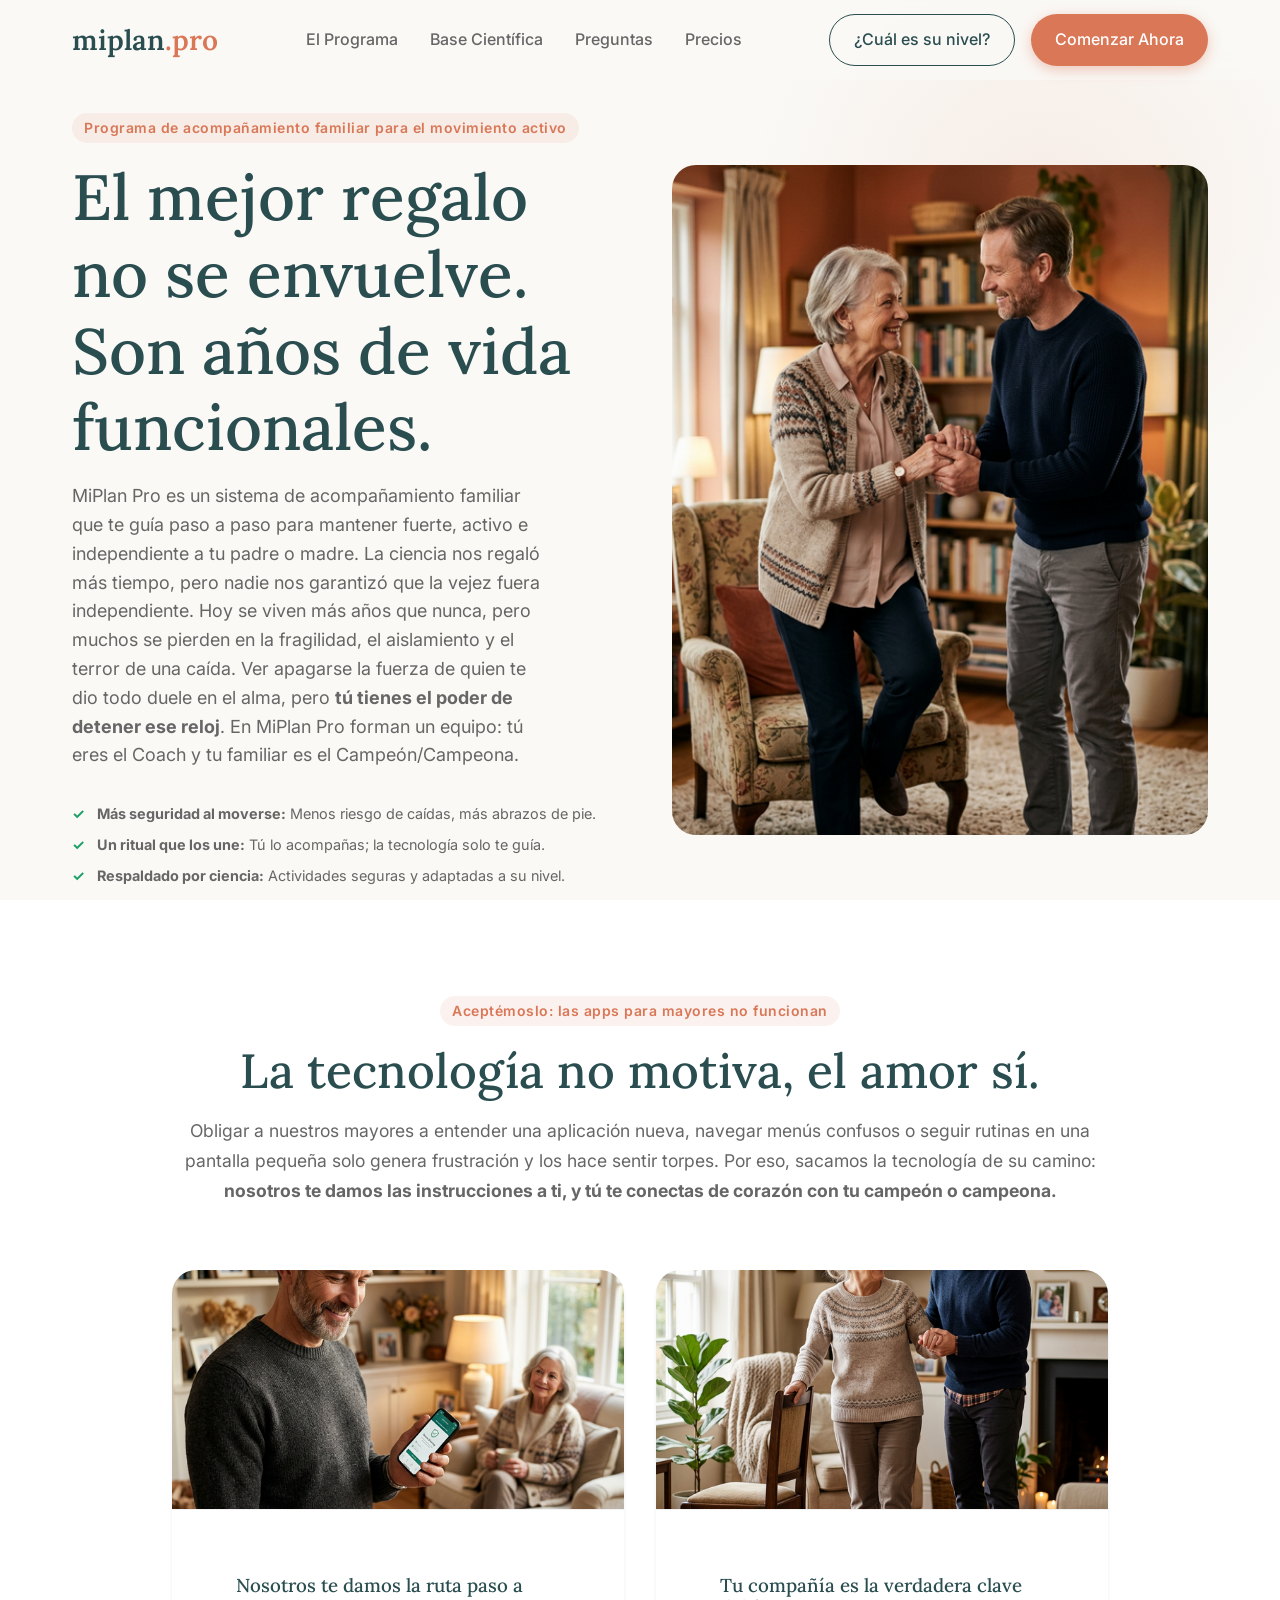
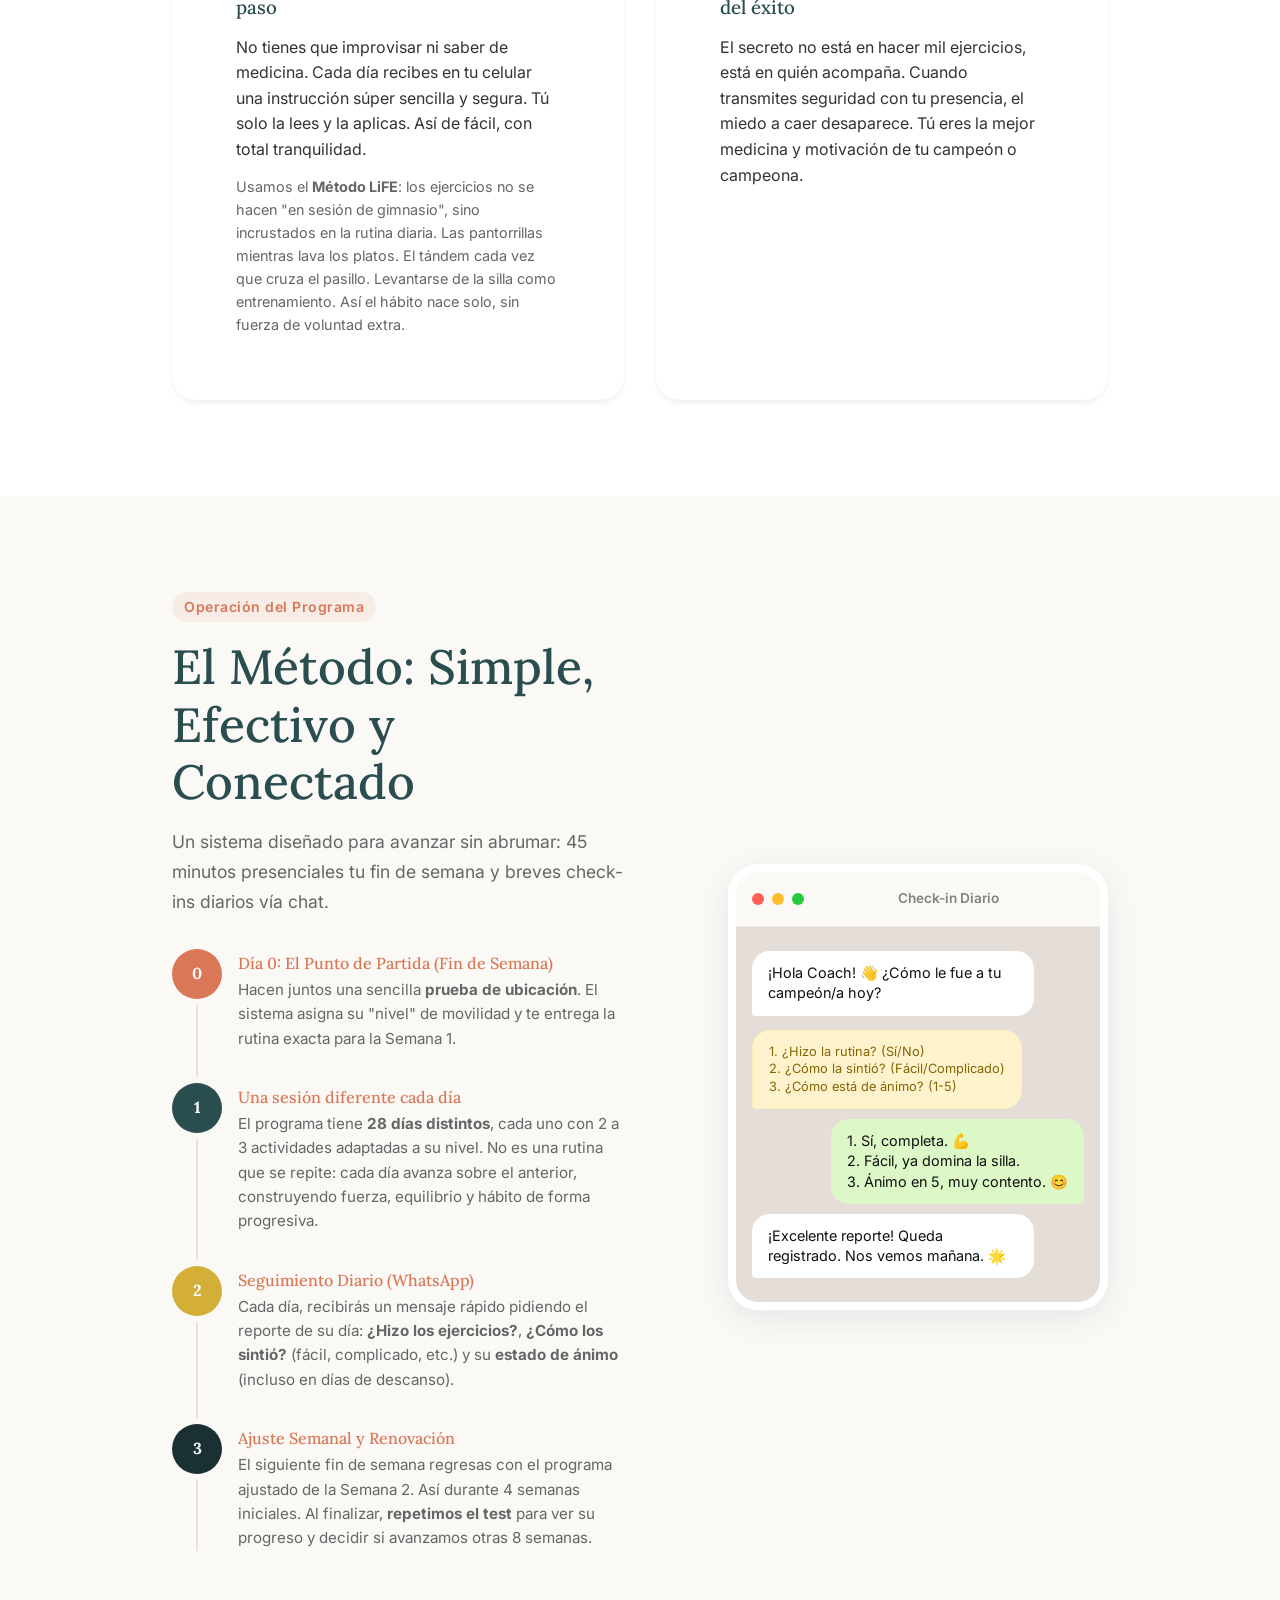
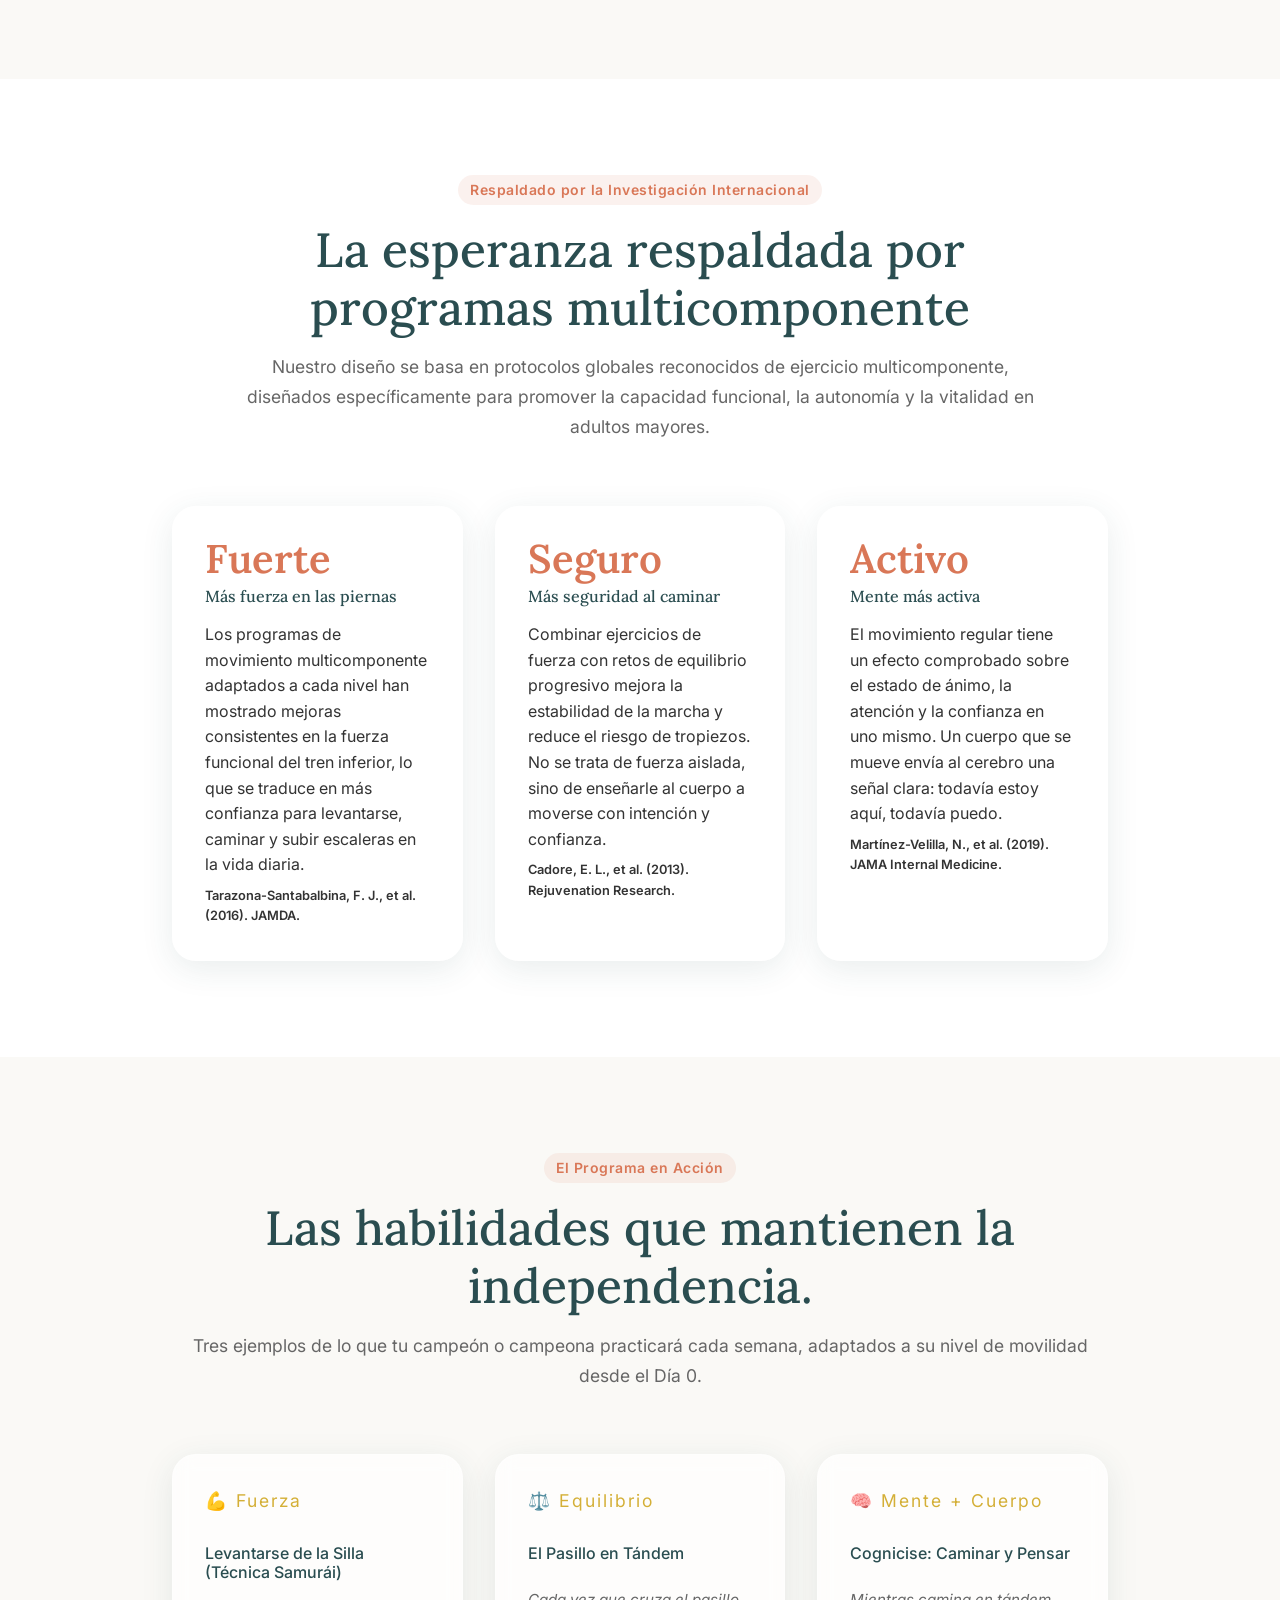
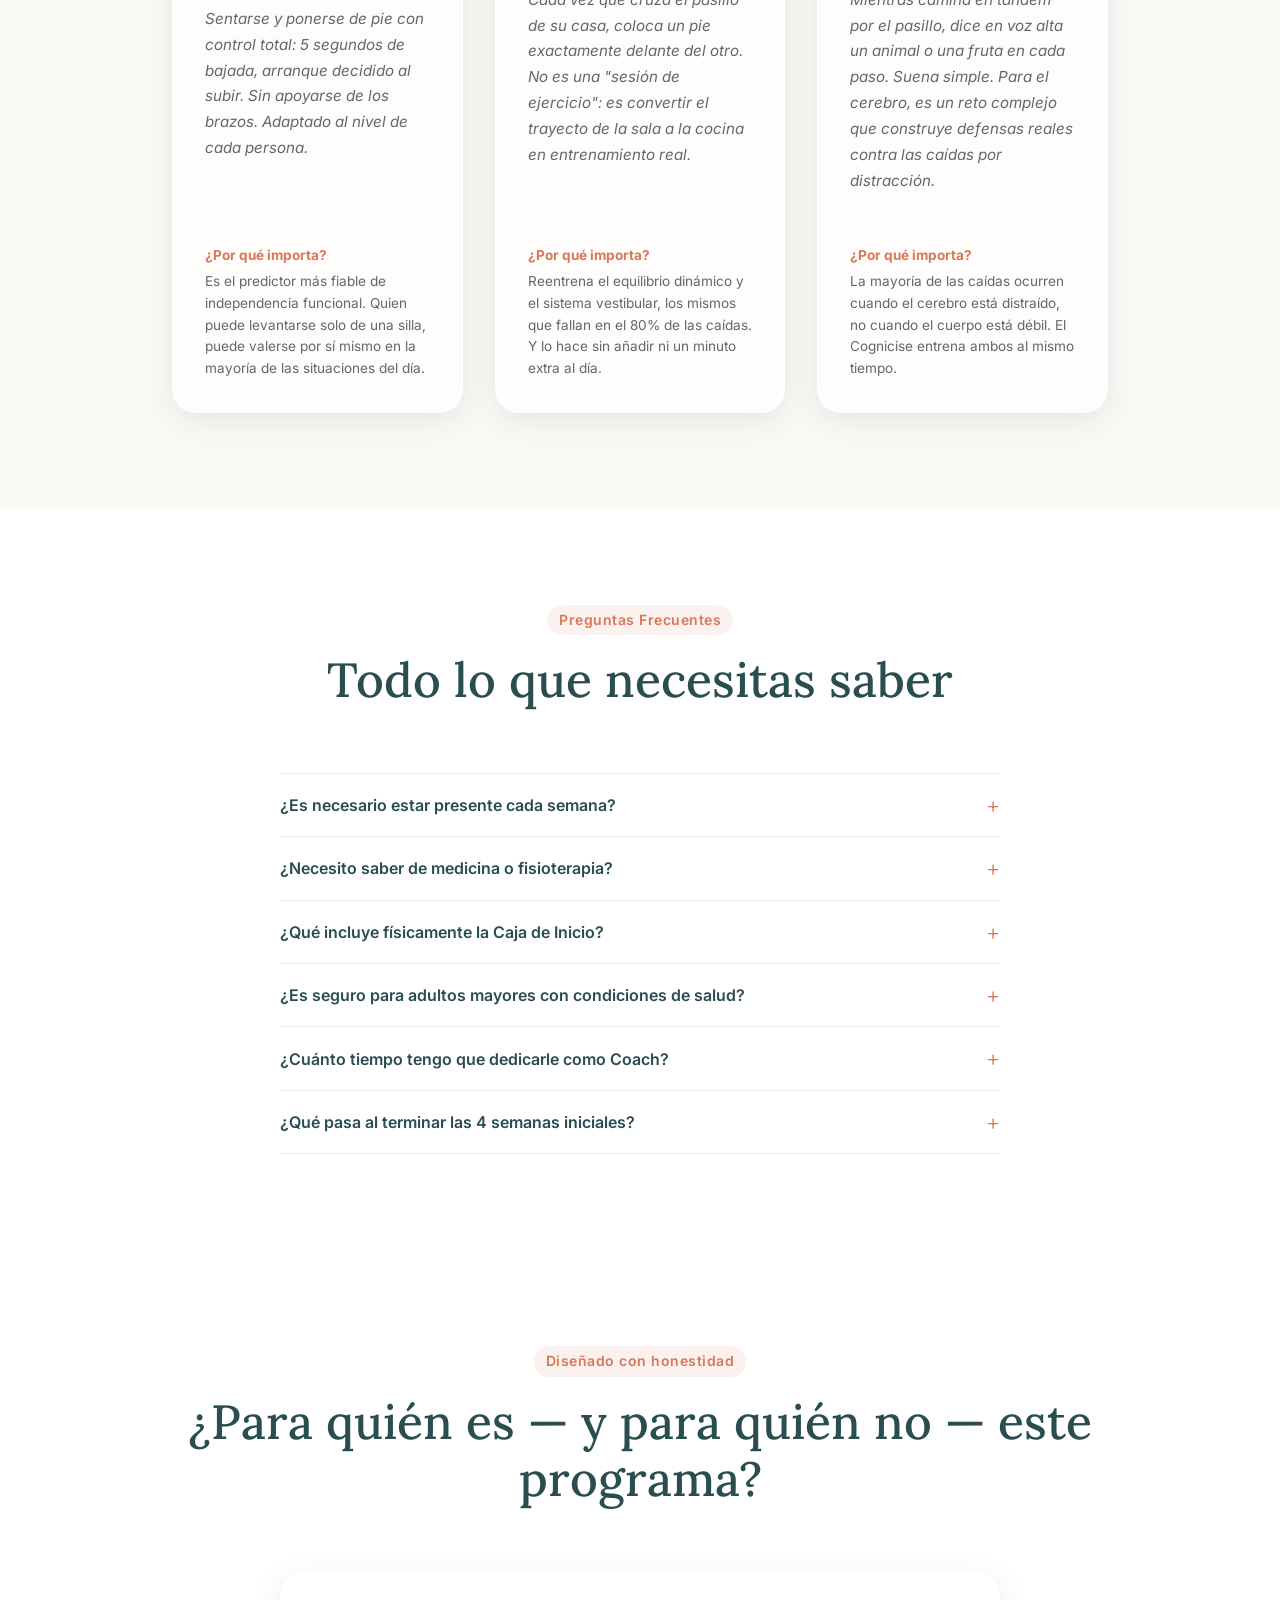
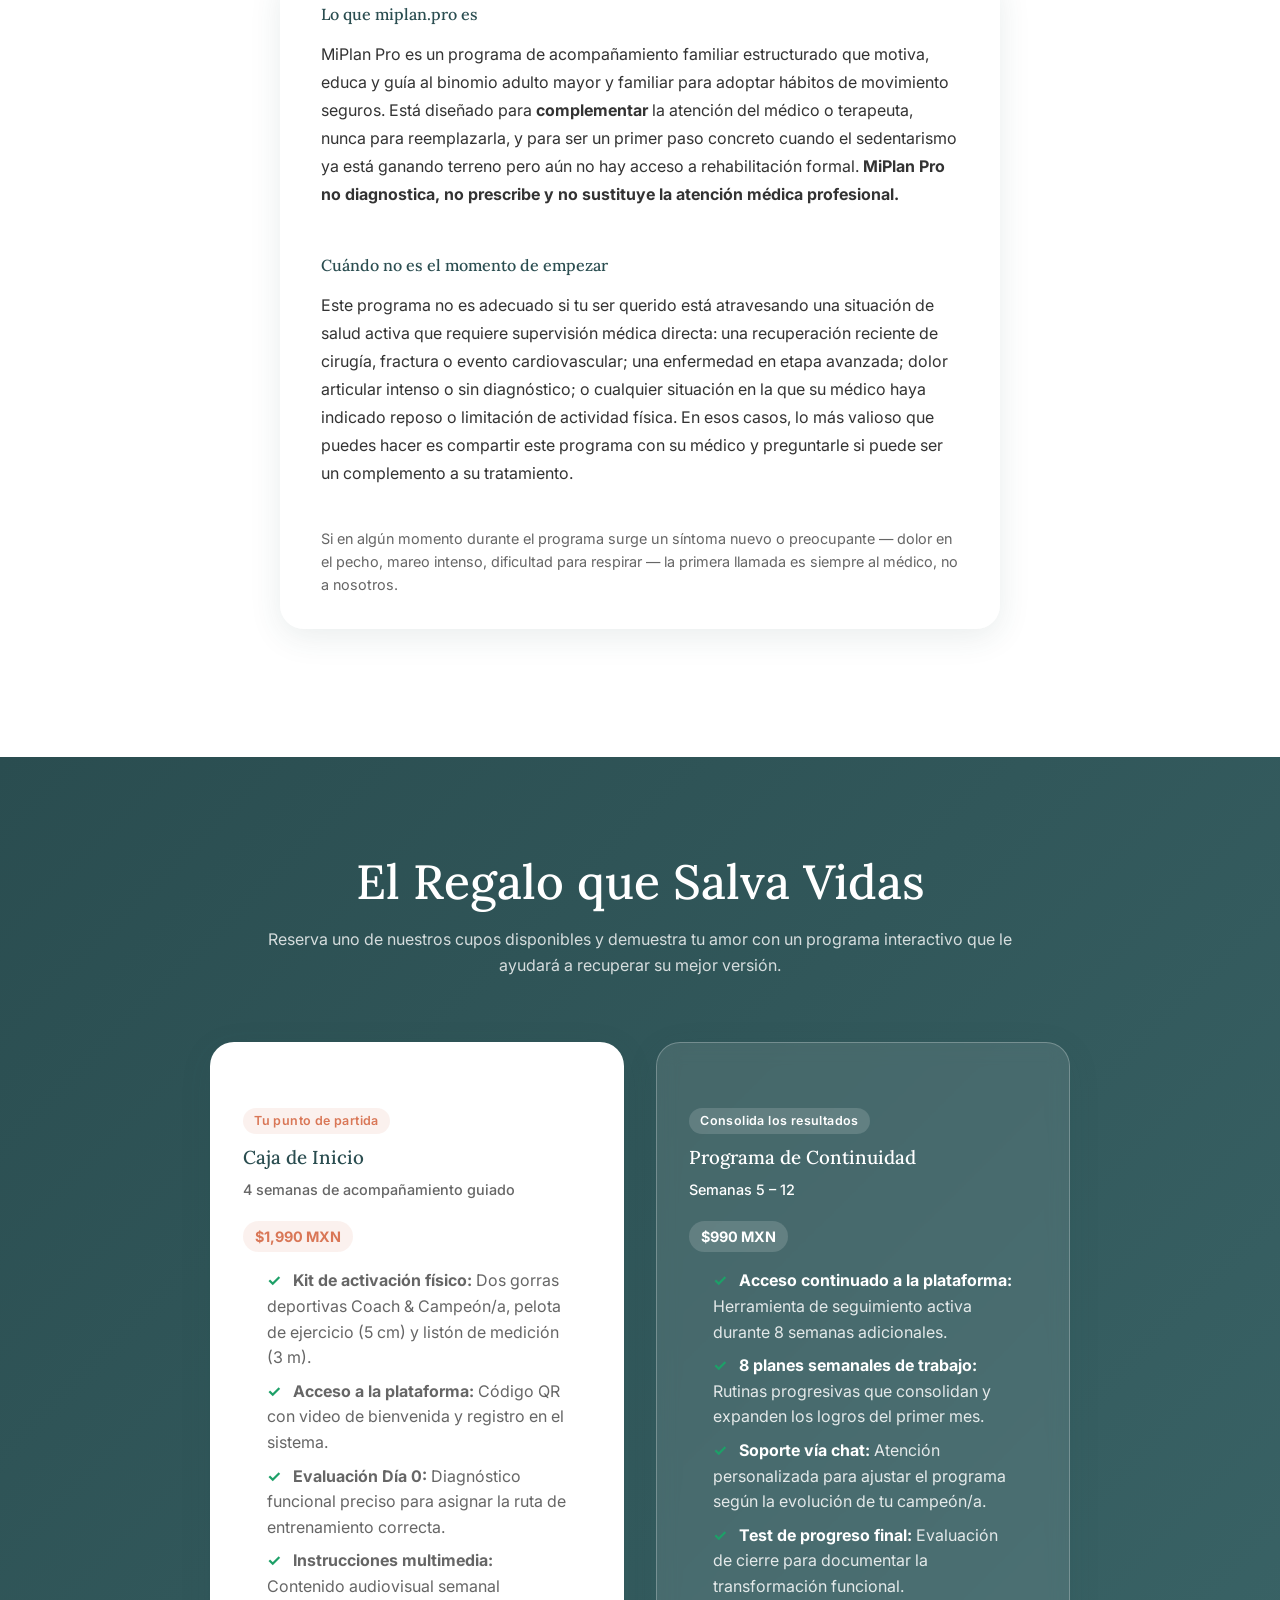
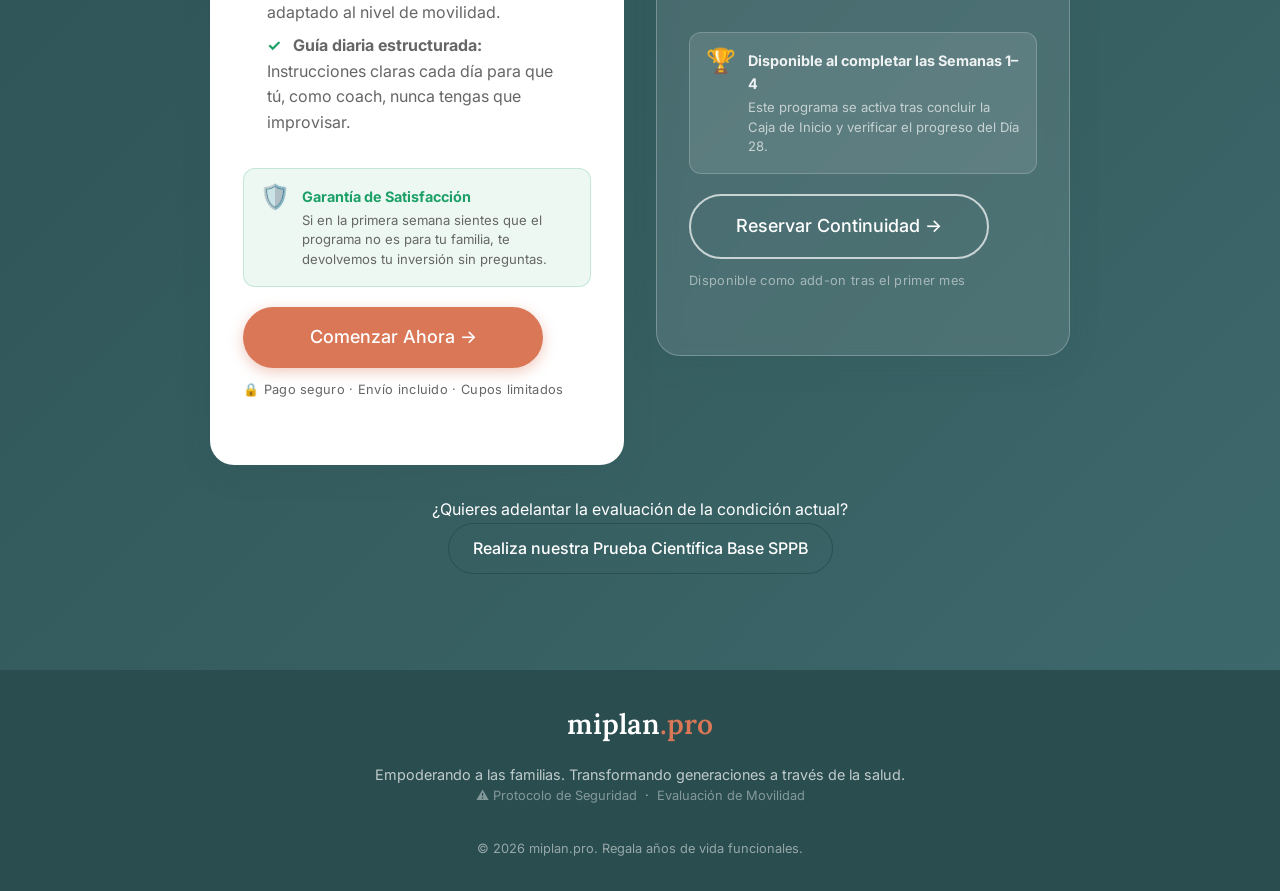
<file: index.html>
<!DOCTYPE html>
<html lang="es">

<head>
    <meta charset="UTF-8">
    <meta name="viewport" content="width=device-width, initial-scale=1.0">
    <title>miplan.pro | Regala Años de Vida Funcionales</title>
    <meta name="description"
        content="Programa de acompañamiento familiar estructurado para el movimiento activo del adulto mayor. Guiado por ti, respaldado por ciencia, complemento ideal a la atención médica.">
    <link rel="preconnect" href="https://fonts.googleapis.com">
    <link rel="preconnect" href="https://fonts.gstatic.com" crossorigin>
    <link
        href="https://fonts.googleapis.com/css2?family=Inter:wght@300;400;500;600&family=Lora:ital,wght@0,400;0,500;0,600;1,400&display=swap"
        rel="stylesheet">
    <link rel="stylesheet" href="css/style.css">
</head>

<body>

    <!-- Navegación Sticky -->
    <header class="navbar">
        <div class="container nav-container">
            <div class="logo">
                <a href="#">miplan<span>.pro</span></a>
            </div>
            <nav class="nav-links">
                <a href="#como-funciona">El Programa</a>
                <a href="#ciencia">Base Científica</a>
                <a href="#faq">Preguntas</a>
                <a href="#comenzar">Precios</a>
            </nav>
            <div class="nav-actions">
                <a href="sppb-test.html" class="btn btn-outline"
                    title="Evalúa el nivel de movilidad de tu familiar en 5 minutos">¿Cuál es su nivel?</a>
                <a href="registro-beta.html" class="btn btn-primary">Comenzar Ahora</a>
            </div>
            <button class="hamburger" id="hamburger" aria-label="Abrir menú">
                <span></span><span></span><span></span>
            </button>
        </div>
        <div class="mobile-menu" id="mobile-menu">
            <a href="#como-funciona">El Programa</a>
            <a href="#ciencia">Base Científica</a>
            <a href="#faq">Preguntas Frecuentes</a>
            <a href="#comenzar">Precios</a>
            <a href="sppb-test.html">¿Cuál es el nivel de tu familiar? (test gratuito)</a>
            <a href="registro-beta.html" class="btn btn-primary" style="text-align:center; margin-top: 0.5rem;">Comenzar
                Ahora</a>
        </div>
    </header>

    <!-- Hero Section -->
    <section class="hero">
        <div class="container hero-container">
            <div class="hero-content" data-animate="fade-up">
                <span class="badge">Programa de acompañamiento familiar para el movimiento activo</span>
                <h1 class="hero-title">El mejor regalo no se envuelve. <br>Son años de vida funcionales.</h1>
                <p class="hero-subtitle">MiPlan Pro es un sistema de acompañamiento familiar que te guía paso a paso
                    para mantener fuerte, activo e independiente a tu padre o madre. La ciencia nos regaló más tiempo,
                    pero nadie nos garantizó que la vejez fuera
                    independiente. Hoy se viven más años que nunca, pero muchos se pierden en la fragilidad, el
                    aislamiento y el terror de una caída. Ver apagarse la fuerza de quien te dio todo duele en el alma,
                    pero <strong>tú tienes el poder de detener ese reloj</strong>. En MiPlan Pro forman un equipo:
                    tú eres el Coach y tu familiar es el Campeón/Campeona.</p>
                <div class="hero-trust" style="margin-top: 2rem;">
                    <ul>
                        <li><span class="check">✓</span> <strong>Más seguridad al moverse:</strong> Menos riesgo de
                            caídas,
                            más abrazos de pie.</li>
                        <li><span class="check">✓</span> <strong>Un ritual que los une:</strong> Tú lo acompañas; la
                            tecnología solo te guía.</li>
                        <li><span class="check">✓</span> <strong>Respaldado por ciencia:</strong> Actividades seguras y
                            adaptadas a su nivel.</li>
                    </ul>
                </div>
            </div>
            <div class="hero-visual" data-animate="fade-left">
                <div class="visual-placeholder">
                    <img src="assets/hero_binomio.png" alt="Dos personas mayores interactuando juntas cálidamente"
                        class="hero-img">
                </div>
            </div>
        </div>
    </section>

    <!-- El Desafío y La Solución -->
    <section id="el-desafio" class="section bg-white">
        <div class="container section-container">
            <div class="text-center section-header" data-animate="fade-up">
                <span class="badge">Aceptémoslo: las apps para mayores no funcionan</span>
                <h2 class="section-title">La tecnología no motiva, el amor sí.</h2>
                <p class="section-subtitle">Obligar a nuestros mayores a entender una aplicación nueva, navegar menús
                    confusos o seguir rutinas en una pantalla pequeña solo genera frustración y los hace sentir torpes.
                    Por eso, sacamos la tecnología de su camino: <strong>nosotros te damos las instrucciones a ti, y tú
                        te conectas de corazón con tu campeón o campeona.</strong></p>
            </div>
            <div class="grid-2 mt-2">
                <div class="feature-card with-image" data-animate="fade-left">
                    <img src="assets/coach_instrucciones.png" alt="Coach recibiendo instrucciones claras en su celular"
                        class="card-img">
                    <div class="card-content">
                        <h3 class="feature-title">Nosotros te damos la ruta paso a paso</h3>
                        <p>No tienes que improvisar ni saber de medicina. Cada día recibes en tu celular una instrucción
                            súper sencilla y segura. Tú solo la lees y la aplicas. Así de fácil, con total tranquilidad.
                        </p>
                        <p style="margin-top: 0.75rem; font-size: 0.9rem; color: var(--text-muted);">
                            Usamos el <strong>Método LiFE</strong>: los ejercicios no se hacen "en sesión de gimnasio",
                            sino incrustados en la rutina diaria. Las pantorrillas mientras lava los platos. El tándem
                            cada vez que cruza el pasillo. Levantarse de la silla como entrenamiento. Así el hábito
                            nace solo, sin fuerza de voluntad extra.
                        </p>
                    </div>
                </div>
                <div class="feature-card with-image" data-animate="fade-left" style="animation-delay: 0.2s">
                    <img src="assets/coach_guiando.png"
                        alt="Coach apoyando físicamente a su ser querido en un ejercicio" class="card-img">
                    <div class="card-content">
                        <h3 class="feature-title">Tu compañía es la verdadera clave del éxito</h3>
                        <p>El secreto no está en hacer mil ejercicios, está en quién acompaña. Cuando transmites
                            seguridad con tu presencia, el miedo a caer desaparece. Tú eres la mejor medicina y
                            motivación de tu campeón o campeona.</p>
                    </div>
                </div>
            </div>
        </div>
    </section>

    <!-- Cómo Funciona (El Programa) -->
    <section id="como-funciona" class="section bg-cream">
        <div class="container section-container">
            <div class="grid-2 align-center">
                <div class="timeline-content" data-animate="fade-up">
                    <span class="badge">Operación del Programa</span>
                    <h2 class="section-title">El Método: Simple, Efectivo y Conectado</h2>
                    <p class="section-subtitle mb-2">Un sistema diseñado para avanzar sin abrumar: 45 minutos
                        presenciales tu fin de semana y breves check-ins diarios vía chat.</p>
                    <div class="timeline">
                        <div class="timeline-item">
                            <div class="timeline-dot" style="background: var(--primary)">0</div>
                            <div class="timeline-text">
                                <h4>Día 0: El Punto de Partida (Fin de Semana)</h4>
                                <p>Hacen juntos una sencilla <strong>prueba de ubicación</strong>. El sistema asigna su
                                    "nivel" de movilidad y te entrega la rutina exacta para la Semana 1.</p>
                            </div>
                        </div>
                        <div class="timeline-item">
                            <div class="timeline-dot" style="background: var(--secondary)">1</div>
                            <div class="timeline-text">
                                <h4>Una sesión diferente cada día</h4>
                                <p>El programa tiene <strong>28 días distintos</strong>, cada uno con 2 a 3 actividades
                                    adaptadas a su nivel. No es una rutina que se repite: cada día avanza sobre el
                                    anterior, construyendo fuerza, equilibrio y hábito de forma progresiva.</p>
                            </div>
                        </div>
                        <div class="timeline-item">
                            <div class="timeline-dot" style="background: var(--accent)">2</div>
                            <div class="timeline-text">
                                <h4>Seguimiento Diario (WhatsApp)</h4>
                                <p>Cada día, recibirás un mensaje rápido pidiendo el reporte de su día: <strong>¿Hizo
                                        los ejercicios?</strong>, <strong>¿Cómo los sintió?</strong> (fácil, complicado,
                                    etc.) y su <strong>estado de ánimo</strong> (incluso en días de descanso).</p>
                            </div>
                        </div>
                        <div class="timeline-item">
                            <div class="timeline-dot" style="background: var(--dark)">3</div>
                            <div class="timeline-text">
                                <h4>Ajuste Semanal y Renovación</h4>
                                <p>El siguiente fin de semana regresas con el programa ajustado de la Semana 2. Así
                                    durante 4 semanas iniciales. Al finalizar, <strong>repetimos el test</strong> para
                                    ver su progreso y decidir si avanzamos otras 8 semanas.</p>
                            </div>
                        </div>
                    </div>
                </div>
                <div class="visual-stack" data-animate="fade-left">
                    <div class="mockup-placeholder glass-card">
                        <div class="mockup-header">
                            <div class="dot red"></div>
                            <div class="dot yellow"></div>
                            <div class="dot green"></div>
                            <span class="mockup-title">Check-in Diario</span>
                        </div>
                        <div class="mockup-body">
                            <div class="chat-bubble receive">
                                ¡Hola Coach! 👋 ¿Cómo le fue a tu campeón/a hoy?
                            </div>
                            <div class="chat-bubble receive mt-xs"
                                style="background:#fff3cd; color:#856404; font-size: 0.8rem; border: 1px solid #ffeeba;">
                                1. ¿Hizo la rutina? (Sí/No)<br>
                                2. ¿Cómo la sintió? (Fácil/Complicado)<br>
                                3. ¿Cómo está de ánimo? (1-5)
                            </div>
                            <div class="chat-bubble send">
                                1. Sí, completa. 💪<br>
                                2. Fácil, ya domina la silla.<br>
                                3. Ánimo en 5, muy contento. 😊
                            </div>
                            <div class="chat-bubble receive">
                                ¡Excelente reporte! Queda registrado. Nos vemos mañana. 🌟
                            </div>
                        </div>
                    </div>
                </div>
            </div>
        </div>
    </section>

    <!-- Base Científica -->
    <section id="ciencia" class="section bg-white text-center">
        <div class="container section-container">
            <span class="badge" data-animate="fade-up">Respaldado por la Investigación Internacional</span>
            <h2 class="section-title max-w-lg mx-auto" data-animate="fade-up">La esperanza respaldada por programas
                multicomponente</h2>
            <p class="section-subtitle max-w-lg mx-auto" data-animate="fade-up">Nuestro diseño se basa en protocolos
                globales reconocidos de ejercicio multicomponente, diseñados específicamente para promover la capacidad
                funcional, la autonomía y la vitalidad en adultos mayores.</p>
            <div class="grid-3 mt-3">
                <div class="science-card glass-card hover-lift" data-animate="fade-up">
                    <div class="science-number">Fuerte</div>
                    <h4>Más fuerza en las piernas</h4>
                    <p>Los programas de movimiento multicomponente adaptados a cada nivel han mostrado mejoras
                        consistentes en la fuerza funcional del tren inferior, lo que se traduce en más confianza
                        para levantarse, caminar y subir escaleras en la vida diaria.
                        <br><a href="https://pubmed.ncbi.nlm.nih.gov/26947059/" target="_blank" class="btn-link"
                            style="font-size: 0.8rem; display: inline-block; margin-top: 0.5rem;">Tarazona-Santabalbina,
                            F. J., et al. (2016). JAMDA.</a>
                    </p>
                </div>
                <div class="science-card glass-card hover-lift" data-animate="fade-up" style="animation-delay: 0.1s">
                    <div class="science-number">Seguro</div>
                    <h4>Más seguridad al caminar</h4>
                    <p>Combinar ejercicios de fuerza con retos de equilibrio progresivo mejora la estabilidad de la
                        marcha y reduce el riesgo de tropiezos. No se trata de fuerza aislada, sino de enseñarle
                        al cuerpo a moverse con intención y confianza.
                        <br><a href="https://pubmed.ncbi.nlm.nih.gov/23327448/" target="_blank" class="btn-link"
                            style="font-size: 0.8rem; display: inline-block; margin-top: 0.5rem;">Cadore, E. L., et al.
                            (2013). Rejuvenation Research.</a>
                    </p>
                </div>
                <div class="science-card glass-card hover-lift" data-animate="fade-up" style="animation-delay: 0.2s">
                    <div class="science-number">Activo</div>
                    <h4>Mente más activa</h4>
                    <p>El movimiento regular tiene un efecto comprobado sobre el estado de ánimo, la atención y
                        la confianza en uno mismo. Un cuerpo que se mueve envía al cerebro una señal clara:
                        todavía estoy aquí, todavía puedo.
                        <br><a href="https://pubmed.ncbi.nlm.nih.gov/30419096/" target="_blank" class="btn-link"
                            style="font-size: 0.8rem; display: inline-block; margin-top: 0.5rem;">Martínez-Velilla, N.,
                            et al. (2019). JAMA Internal Medicine.</a>
                    </p>
                </div>
            </div>
        </div>
    </section>

    <!-- El Programa en Acción -->
    <section id="testimonios" class="section bg-cream">
        <div class="container section-container">
            <div class="text-center section-header" data-animate="fade-up">
                <span class="badge">El Programa en Acción</span>
                <h2 class="section-title">Las habilidades que mantienen la independencia.</h2>
                <p class="section-subtitle">Tres ejemplos de lo que tu campeón o campeona practicará cada semana,
                    adaptados a su nivel de movilidad desde el Día 0.</p>
            </div>
            <div class="grid-3 mt-2">

                <div class="testimonial-card glass-card hover-lift" data-animate="fade-up">
                    <div class="testimonial-stars">💪 Fuerza</div>
                    <h4 style="margin: 0.75rem 0 0.5rem; font-family: var(--font-serif);">
                        Levantarse de la Silla (Técnica Samurái)
                    </h4>
                    <p class="testimonial-text">Sentarse y ponerse de pie con control total: 5 segundos de bajada,
                        arranque decidido al subir. Sin apoyarse de los brazos. Adaptado al nivel de cada persona.</p>
                    <div style="margin-top: 1rem; padding-top: 1rem; border-top: 1px solid var(--border);">
                        <strong style="font-size: 0.85rem; color: var(--primary);">¿Por qué importa?</strong>
                        <p style="font-size: 0.85rem; margin-top: 0.25rem; color: var(--text-muted);">
                            Es el predictor más fiable de independencia funcional. Quien puede levantarse solo
                            de una silla, puede valerse por sí mismo en la mayoría de las situaciones del día.
                        </p>
                    </div>
                </div>

                <div class="testimonial-card glass-card hover-lift" data-animate="fade-up"
                    style="animation-delay: 0.1s">
                    <div class="testimonial-stars">⚖️ Equilibrio</div>
                    <h4 style="margin: 0.75rem 0 0.5rem; font-family: var(--font-serif);">
                        El Pasillo en Tándem
                    </h4>
                    <p class="testimonial-text">Cada vez que cruza el pasillo de su casa, coloca un pie exactamente
                        delante del otro. No es una "sesión de ejercicio": es convertir el trayecto de la sala a la
                        cocina en entrenamiento real.</p>
                    <div style="margin-top: 1rem; padding-top: 1rem; border-top: 1px solid var(--border);">
                        <strong style="font-size: 0.85rem; color: var(--primary);">¿Por qué importa?</strong>
                        <p style="font-size: 0.85rem; margin-top: 0.25rem; color: var(--text-muted);">
                            Reentrena el equilibrio dinámico y el sistema vestibular, los mismos que fallan
                            en el 80% de las caídas. Y lo hace sin añadir ni un minuto extra al día.
                        </p>
                    </div>
                </div>

                <div class="testimonial-card glass-card hover-lift" data-animate="fade-up"
                    style="animation-delay: 0.2s">
                    <div class="testimonial-stars">🧠 Mente + Cuerpo</div>
                    <h4 style="margin: 0.75rem 0 0.5rem; font-family: var(--font-serif);">
                        Cognicise: Caminar y Pensar
                    </h4>
                    <p class="testimonial-text">Mientras camina en tándem por el pasillo, dice en voz alta un animal
                        o una fruta en cada paso. Suena simple. Para el cerebro, es un reto complejo que construye
                        defensas reales contra las caídas por distracción.</p>
                    <div style="margin-top: 1rem; padding-top: 1rem; border-top: 1px solid var(--border);">
                        <strong style="font-size: 0.85rem; color: var(--primary);">¿Por qué importa?</strong>
                        <p style="font-size: 0.85rem; margin-top: 0.25rem; color: var(--text-muted);">
                            La mayoría de las caídas ocurren cuando el cerebro está distraído, no cuando
                            el cuerpo está débil. El Cognicise entrena ambos al mismo tiempo.
                        </p>
                    </div>
                </div>

            </div>
        </div>
    </section>

    <!-- FAQ -->
    <section id="faq" class="section bg-white">
        <div class="container section-container">
            <div class="text-center section-header" data-animate="fade-up">
                <span class="badge">Preguntas Frecuentes</span>
                <h2 class="section-title">Todo lo que necesitas saber</h2>
            </div>
            <div class="faq-list" data-animate="fade-up">

                <div class="faq-item">
                    <button class="faq-question" aria-expanded="false">
                        ¿Es necesario estar presente cada semana?
                        <span class="faq-icon">+</span>
                    </button>
                    <div class="faq-answer">
                        <p>Tu presencia física y apoyo los fines de semana refuerza el lazo afectivo y es lo que
                            distingue a miplan.pro de cualquier app. El check-in diario vía chat es el hilo que mantiene
                            el hábito vivo entre semana. Si no puedes estar cada fin de semana sin excepción, el
                            programa sigue funcionando — lo importante es la constancia del seguimiento diario y retomar
                            la sesión presencial cuando puedas. Si viven juntos, cada momento del día puede convertirse
                            en una oportunidad de acompañamiento.</p>
                    </div>
                </div>

                <div class="faq-item">
                    <button class="faq-question" aria-expanded="false">
                        ¿Necesito saber de medicina o fisioterapia?
                        <span class="faq-icon">+</span>
                    </button>
                    <div class="faq-answer">
                        <p>Para nada. Eso es exactamente lo que miplan.pro resuelve: nosotros traducimos la ciencia a
                            instrucciones simples y seguras. Tu único rol es estar presente, revisar la instrucción del
                            día y acompañar a tu ser querido con amor.</p>
                    </div>
                </div>

                <div class="faq-item">
                    <button class="faq-question" aria-expanded="false">
                        ¿Qué incluye físicamente la Caja de Inicio?
                        <span class="faq-icon">+</span>
                    </button>
                    <div class="faq-answer">
                        <p>La Caja de Inicio incluye: dos <strong>gorras deportivas</strong> (una para el Coach, una
                            para el Campeón/a), una <strong>pelota de ejercicio de 5 cm</strong> para trabajar fuerza y
                            coordinación de manos, un <strong>listón de 3 metros</strong> para marcar distancias en las
                            pruebas de marcha, y un <strong>código QR</strong> que desbloquea el video de bienvenida y
                            el acceso a la plataforma de registro.</p>
                    </div>
                </div>

                <div class="faq-item">
                    <button class="faq-question" aria-expanded="false">
                        ¿Es seguro para adultos mayores con condiciones de salud?
                        <span class="faq-icon">+</span>
                    </button>
                    <div class="faq-answer">
                        <p>El programa comienza con una evaluación funcional (SPPB) que determina el nivel de movilidad
                            exacto antes de asignar cualquier rutina. Los ejercicios son de bajo impacto y progresivos.
                            <strong>Sin embargo, existen condiciones médicas que contraindican el ejercicio
                                físico</strong> (ver sección "¿Para quién NO es este programa?"). Siempre recomendamos
                            informar al médico tratante antes de iniciar, especialmente si existen condiciones
                            cardíacas, respiratorias, ortopédicas o neurológicas activas.
                        </p>
                    </div>
                </div>

                <div class="faq-item">
                    <button class="faq-question" aria-expanded="false">
                        ¿Cuánto tiempo tengo que dedicarle como Coach?
                        <span class="faq-icon">+</span>
                    </button>
                    <div class="faq-answer">
                        <p>Cada fin de semana recomendamos aproximadamente 45 minutos presenciales, esto fortalece el
                            vínculo afectivo y te permite acompañar y observar a tu ser querido en el ejercicio. Durante
                            la semana, el check-in diario vía chat toma menos de 2 minutos.</p>
                    </div>
                </div>

                <div class="faq-item">
                    <button class="faq-question" aria-expanded="false">
                        ¿Qué pasa al terminar las 4 semanas iniciales?
                        <span class="faq-icon">+</span>
                    </button>
                    <div class="faq-answer">
                        <p>Al finalizar el primer mes se repite el test de evaluación para medir el progreso. Con base
                            en los resultados, puedes continuar con el <strong>Programa de Continuidad (Semanas
                                5–12)</strong> para completar el ciclo completo de 12 semanas y consolidar los avances.
                        </p>
                    </div>
                </div>

            </div>
        </div>
    </section>

    <!-- Posicionamiento honesto -->
    <section id="contraindicaciones" class="section bg-white">
        <div class="container section-container">
            <div class="text-center section-header" data-animate="fade-up">
                <span class="badge">Diseñado con honestidad</span>
                <h2 class="section-title">¿Para quién es — y para quién no — este programa?</h2>
            </div>

            <div class="glass-card" style="max-width: 720px; margin: 2rem auto; padding: 2rem 2.5rem;"
                data-animate="fade-up">
                <h4 style="margin-bottom: 1rem;">Lo que miplan.pro es</h4>
                <p style="margin-bottom: 1.5rem; line-height: 1.75;">
                    MiPlan Pro es un programa de acompañamiento familiar estructurado que motiva, educa y guía
                    al binomio adulto mayor y familiar para adoptar hábitos de movimiento seguros. Está diseñado
                    para <strong>complementar</strong> la atención del médico o terapeuta, nunca para reemplazarla,
                    y para ser un primer paso concreto cuando el sedentarismo ya está ganando terreno pero aún
                    no hay acceso a rehabilitación formal. <strong>MiPlan Pro no diagnostica, no prescribe y no
                        sustituye la atención médica profesional.</strong>
                </p>

                <hr style="border: none; border-top: 1px solid var(--border); margin-bottom: 1.5rem;">

                <h4 style="margin-bottom: 1rem;">Cuándo no es el momento de empezar</h4>
                <p style="line-height: 1.75;">
                    Este programa no es adecuado si tu ser querido está atravesando una situación de salud
                    activa que requiere supervisión médica directa: una recuperación reciente de cirugía, fractura
                    o evento cardiovascular; una enfermedad en etapa avanzada; dolor articular intenso o sin
                    diagnóstico; o cualquier situación en la que su médico haya indicado reposo o limitación
                    de actividad física. En esos casos, lo más valioso que puedes hacer es compartir este
                    programa con su médico y preguntarle si puede ser un complemento a su tratamiento.
                </p>
                <p
                    style="font-size: 0.9rem; color: var(--text-muted); margin-top: 1.25rem; padding-top: 1.25rem; border-top: 1px solid var(--border);">
                    Si en algún momento durante el programa surge un síntoma nuevo o preocupante — dolor en el
                    pecho, mareo intenso, dificultad para respirar — la primera llamada es siempre al médico,
                    no a nosotros.
                </p>
            </div>
        </div>
    </section>

    <!-- CTA con dos productos -->
    <section id="comenzar" class="section bg-primary-gradient text-white">
        <div class="container section-container text-center">
            <h2 class="cta-title" data-animate="fade-up">El Regalo que Salva Vidas</h2>
            <p class="cta-subtitle max-w-lg mx-auto" data-animate="fade-up">Reserva uno de nuestros cupos disponibles
                y demuestra tu amor con un programa interactivo que le ayudará a recuperar su mejor versión.</p>

            <div class="pricing-grid mt-3" data-animate="fade-up">

                <!-- PRODUCTO 1: Caja de Inicio -->
                <div class="cta-card glass-card pricing-card">
                    <div class="pricing-badge">Tu punto de partida</div>
                    <h3>Caja de Inicio</h3>
                    <p class="pricing-desc">4 semanas de acompañamiento guiado</p>
                    <div class="price"><span>$1,990 MXN</span></div>
                    <ul class="pricing-features">
                        <li><span class="check">✓</span> <strong>Kit de activación físico:</strong> Dos gorras
                            deportivas Coach &amp; Campeón/a, pelota de ejercicio (5 cm) y listón de medición (3 m).
                        </li>
                        <li><span class="check">✓</span> <strong>Acceso a la plataforma:</strong> Código QR con video de
                            bienvenida y registro en el sistema.</li>
                        <li><span class="check">✓</span> <strong>Evaluación Día 0:</strong> Diagnóstico funcional
                            preciso para asignar la ruta de entrenamiento correcta.</li>
                        <li><span class="check">✓</span> <strong>Instrucciones multimedia:</strong> Contenido
                            audiovisual semanal adaptado al nivel de movilidad.</li>
                        <li><span class="check">✓</span> <strong>Guía diaria estructurada:</strong> Instrucciones claras
                            cada día para que tú, como coach, nunca tengas que improvisar.</li>
                    </ul>
                    <div class="guarantee-badge">
                        <span class="guarantee-icon">🛡️</span>
                        <div>
                            <strong>Garantía de Satisfacción</strong>
                            <p>Si en la primera semana sientes que el programa no es para tu familia, te devolvemos tu
                                inversión sin preguntas.</p>
                        </div>
                    </div>
                    <a href="registro-beta.html" class="btn btn-primary btn-large cta-btn">Comenzar Ahora →</a>
                    <p class="cta-secure">🔒 Pago seguro · Envío incluido · Cupos limitados</p>
                </div>

                <!-- PRODUCTO 2: Continuidad -->
                <div class="cta-card glass-card pricing-card pricing-card--secondary">
                    <div class="pricing-badge pricing-badge--secondary">Consolida los resultados</div>
                    <h3>Programa de Continuidad</h3>
                    <p class="pricing-desc">Semanas 5 – 12</p>
                    <div class="price"><span class="price--secondary">$990 MXN</span></div>
                    <ul class="pricing-features">
                        <li><span class="check">✓</span> <strong>Acceso continuado a la plataforma:</strong> Herramienta
                            de seguimiento activa durante 8 semanas adicionales.</li>
                        <li><span class="check">✓</span> <strong>8 planes semanales de trabajo:</strong> Rutinas
                            progresivas que consolidan y expanden los logros del primer mes.</li>
                        <li><span class="check">✓</span> <strong>Soporte vía chat:</strong> Atención personalizada para
                            ajustar el programa según la evolución de tu campeón/a.</li>
                        <li><span class="check">✓</span> <strong>Test de progreso final:</strong> Evaluación de cierre
                            para documentar la transformación funcional.</li>
                    </ul>
                    <div class="guarantee-badge guarantee-badge--light">
                        <span class="guarantee-icon">🏆</span>
                        <div>
                            <strong>Disponible al completar las Semanas 1–4</strong>
                            <p>Este programa se activa tras concluir la Caja de Inicio y verificar el progreso del
                                Día 28.</p>
                        </div>
                    </div>
                    <a href="registro-beta.html" class="btn btn-outline-white btn-large cta-btn">Reservar Continuidad
                        →</a>
                    <p class="cta-secure" style="color: rgba(255,255,255,0.5);">Disponible como add-on tras el primer
                        mes</p>
                </div>

            </div>

            <div class="mt-2 cta-test" data-animate="fade-up">
                <p>¿Quieres adelantar la evaluación de la condición actual?</p>
                <a href="sppb-test.html" class="btn btn-outline text-white hover-white">Realiza nuestra Prueba
                    Científica Base SPPB</a>
            </div>
        </div>
    </section>

    <!-- Footer -->
    <footer class="footer">
        <div class="container text-center">
            <div class="logo mb-1">
                <a style="color: white;" href="#">miplan<span>.pro</span></a>
            </div>
            <p style="opacity: 0.7; font-size: 0.9rem;">Empoderando a las familias. Transformando generaciones a través
                de la salud.</p>
            <p style="opacity: 0.6; font-size: 0.8rem; margin-bottom: 0.5rem;">
                <a href="protocolo-emergencia.html" target="_blank" rel="noopener noreferrer" style="color: rgba(255,255,255,0.7);">⚠️ Protocolo de Seguridad</a>
                &nbsp;·&nbsp;
                <a href="sppb-test.html" style="color: rgba(255,255,255,0.7);">Evaluación de Movilidad</a>
            </p>
            <p class="mt-2" style="opacity: 0.5; font-size: 0.8rem;">© 2026 miplan.pro. Regala años de vida funcionales.
            </p>
        </div>
    </footer>

    <script src="js/main.js"></script>
    <script src="js/modal.js"></script>
</body>

</html>
</file>
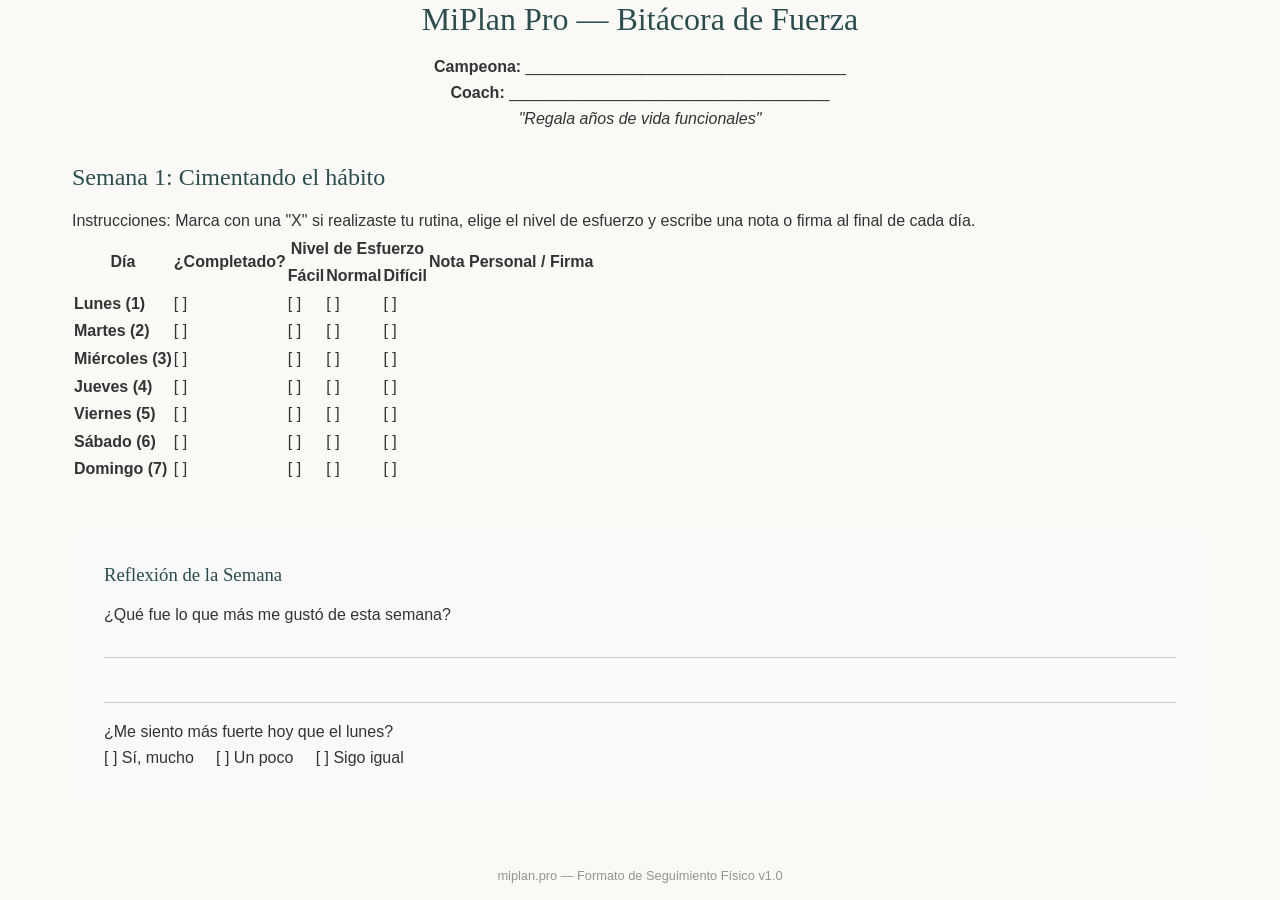
<file: bitacora-imprimible.html>
<!DOCTYPE html>
<html lang="es">
<head>
    <meta charset="UTF-8">
    <meta name="viewport" content="width=device-width, initial-scale=1.0">
    <title>Bitácora de Seguimiento — MiPlan Pro</title>
    <link rel="stylesheet" href="css/style.css">
    <link rel="stylesheet" href="css/formato-impresion.css">
</head>
<body class="manual-campeona">

    <div class="container">
        <header style="text-align: center; margin-bottom: 2rem;">
            <h1>MiPlan Pro — Bitácora de Fuerza</h1>
            <p><strong>Campeona:</strong> ____________________________________</p>
            <p><strong>Coach:</strong> ____________________________________</p>
            <p><em>"Regala años de vida funcionales"</em></p>
        </header>

        <section>
            <h2>Semana 1: Cimentando el hábito</h2>
            <p>Instrucciones: Marca con una "X" si realizaste tu rutina, elige el nivel de esfuerzo y escribe una nota o firma al final de cada día.</p>
            
            <table class="tracking-log">
                <thead>
                    <tr>
                        <th rowspan="2">Día</th>
                        <th rowspan="2">¿Completado?</th>
                        <th colspan="3">Nivel de Esfuerzo</th>
                        <th rowspan="2">Nota Personal / Firma</th>
                    </tr>
                    <tr>
                        <th>Fácil</th>
                        <th>Normal</th>
                        <th>Difícil</th>
                    </tr>
                </thead>
                <tbody>
                    <tr>
                        <td><strong>Lunes (1)</strong></td>
                        <td>[ ]</td>
                        <td>[ ]</td>
                        <td>[ ]</td>
                        <td>[ ]</td>
                        <td></td>
                    </tr>
                    <tr>
                        <td><strong>Martes (2)</strong></td>
                        <td>[ ]</td>
                        <td>[ ]</td>
                        <td>[ ]</td>
                        <td>[ ]</td>
                        <td></td>
                    </tr>
                    <tr>
                        <td><strong>Miércoles (3)</strong></td>
                        <td>[ ]</td>
                        <td>[ ]</td>
                        <td>[ ]</td>
                        <td>[ ]</td>
                        <td></td>
                    </tr>
                    <tr>
                        <td><strong>Jueves (4)</strong></td>
                        <td>[ ]</td>
                        <td>[ ]</td>
                        <td>[ ]</td>
                        <td>[ ]</td>
                        <td></td>
                    </tr>
                    <tr>
                        <td><strong>Viernes (5)</strong></td>
                        <td>[ ]</td>
                        <td>[ ]</td>
                        <td>[ ]</td>
                        <td>[ ]</td>
                        <td></td>
                    </tr>
                    <tr>
                        <td><strong>Sábado (6)</strong></td>
                        <td>[ ]</td>
                        <td>[ ]</td>
                        <td>[ ]</td>
                        <td>[ ]</td>
                        <td></td>
                    </tr>
                    <tr>
                        <td><strong>Domingo (7)</strong></td>
                        <td>[ ]</td>
                        <td>[ ]</td>
                        <td>[ ]</td>
                        <td>[ ]</td>
                        <td></td>
                    </tr>
                </tbody>
            </table>
        </section>

        <section style="margin-top: 3rem; background: #f9f9f9; padding: 2rem; border-radius: 12px;">
            <h3>Reflexión de la Semana</h3>
            <p>¿Qué fue lo que más me gustó de esta semana?</p>
            <div style="border-bottom: 1px solid #ccc; height: 30px; margin-bottom: 15px;"></div>
            <div style="border-bottom: 1px solid #ccc; height: 30px; margin-bottom: 15px;"></div>
            
            <p style="margin-top: 1rem;">¿Me siento más fuerte hoy que el lunes?</p>
            <p>[ ] Sí, mucho &nbsp;&nbsp;&nbsp; [ ] Un poco &nbsp;&nbsp;&nbsp; [ ] Sigo igual</p>
        </section>

        <footer>
            <p style="text-align: center; margin-top: 4rem; opacity: 0.5; font-size: 0.8rem;">
                miplan.pro — Formato de Seguimiento Físico v1.0
            </p>
        </footer>
    </div>

</body>
</html>
</file>
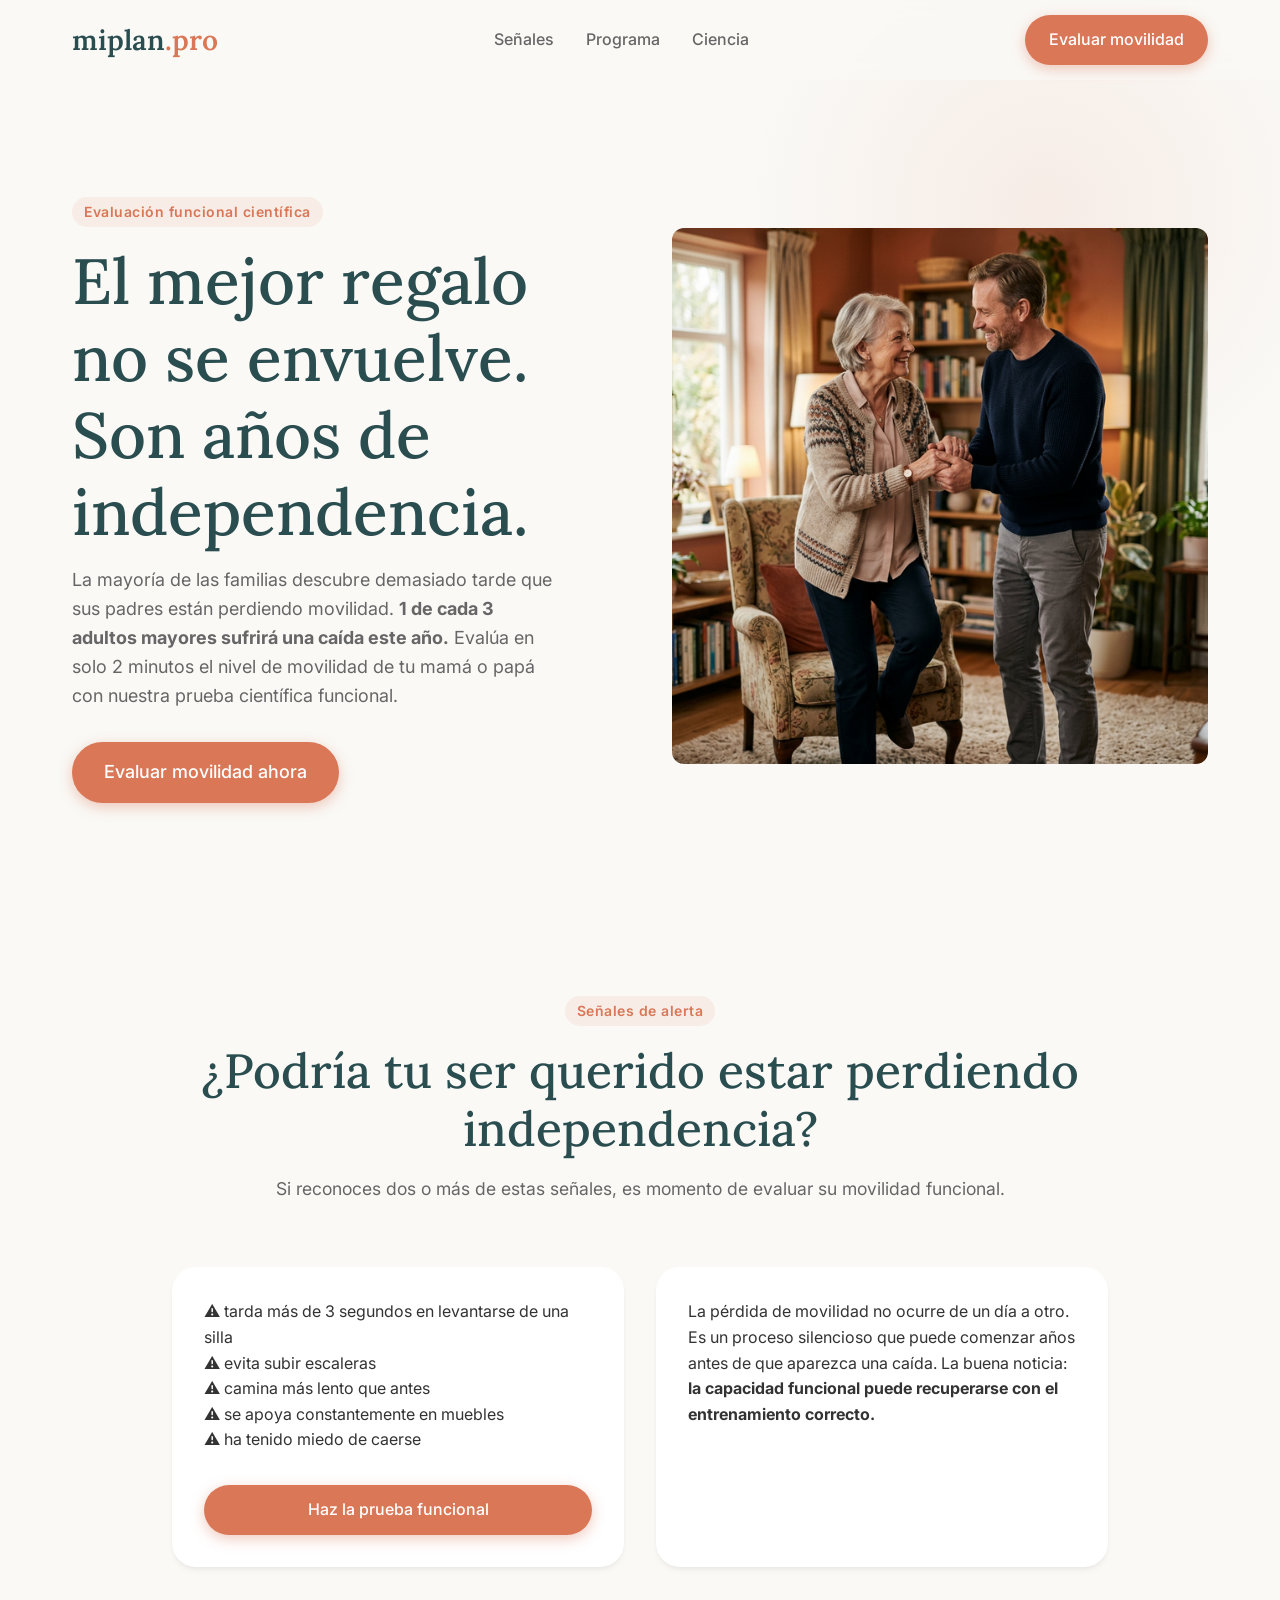
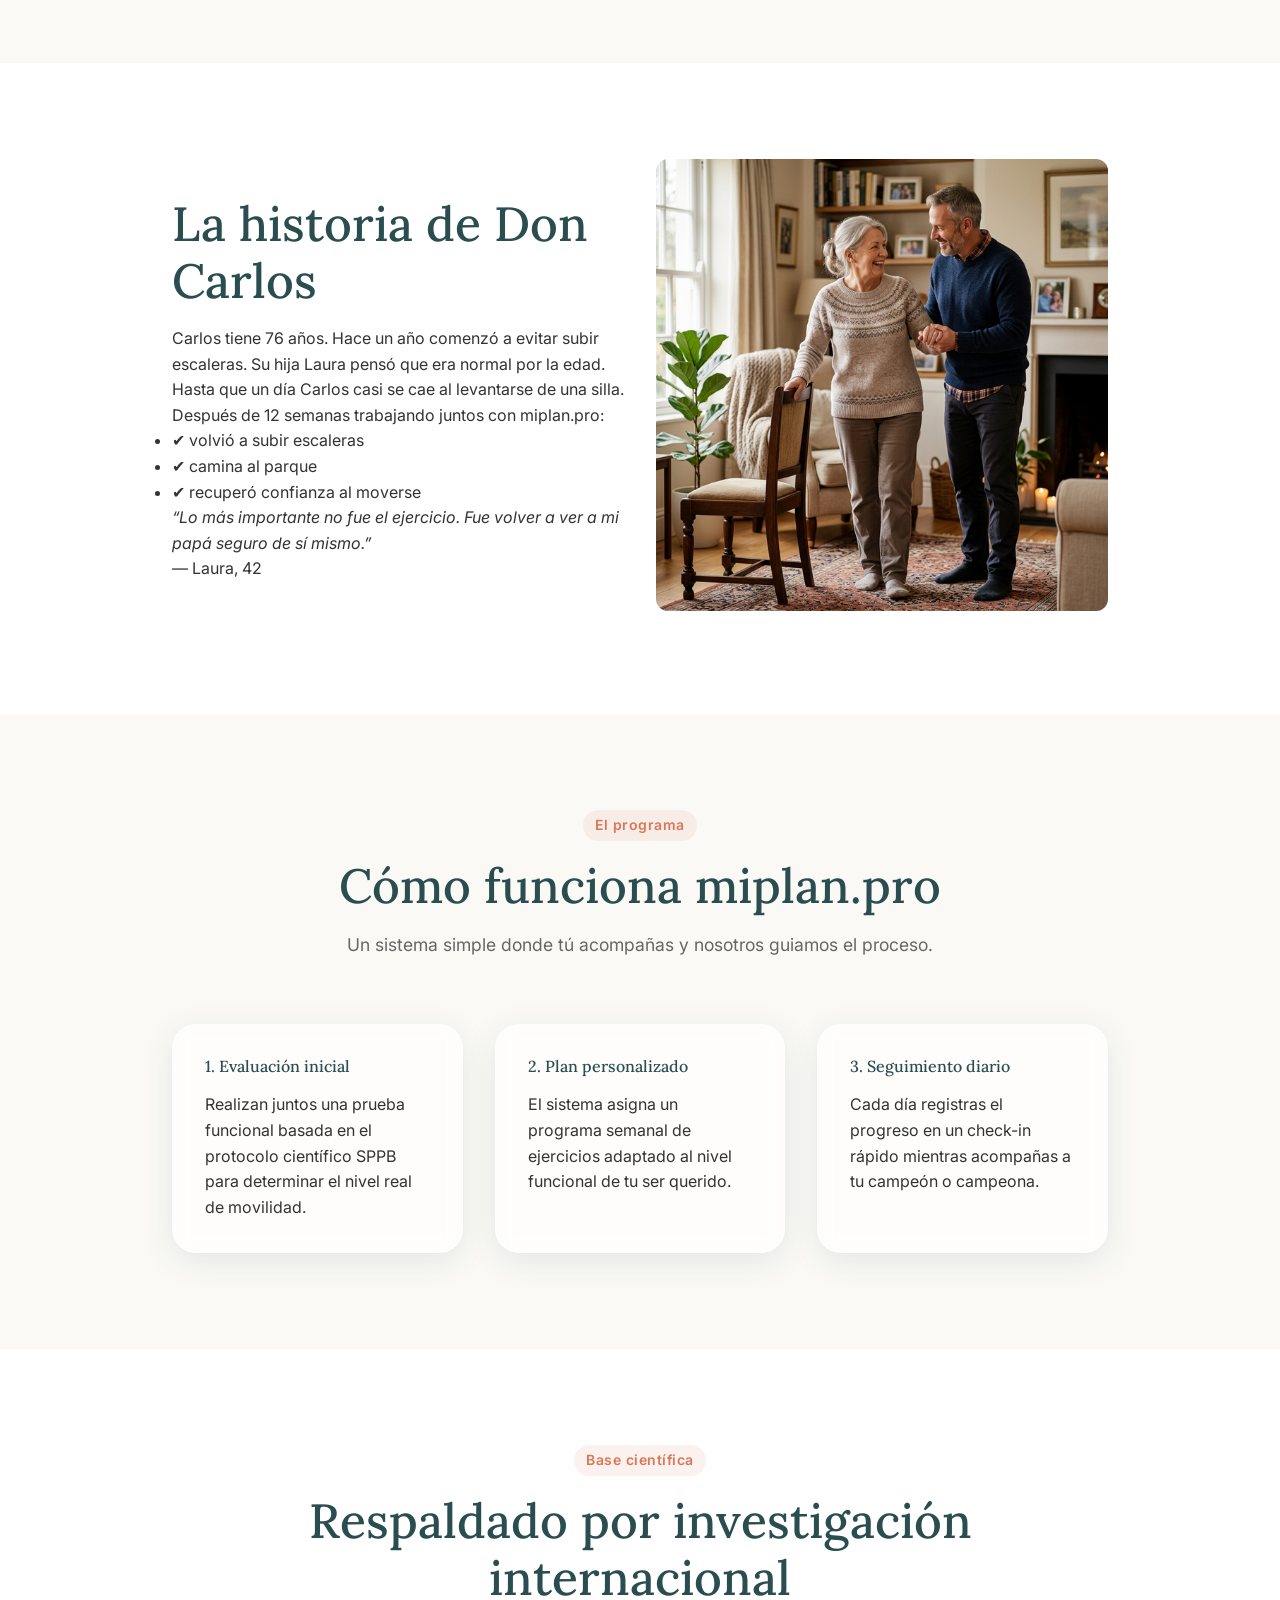
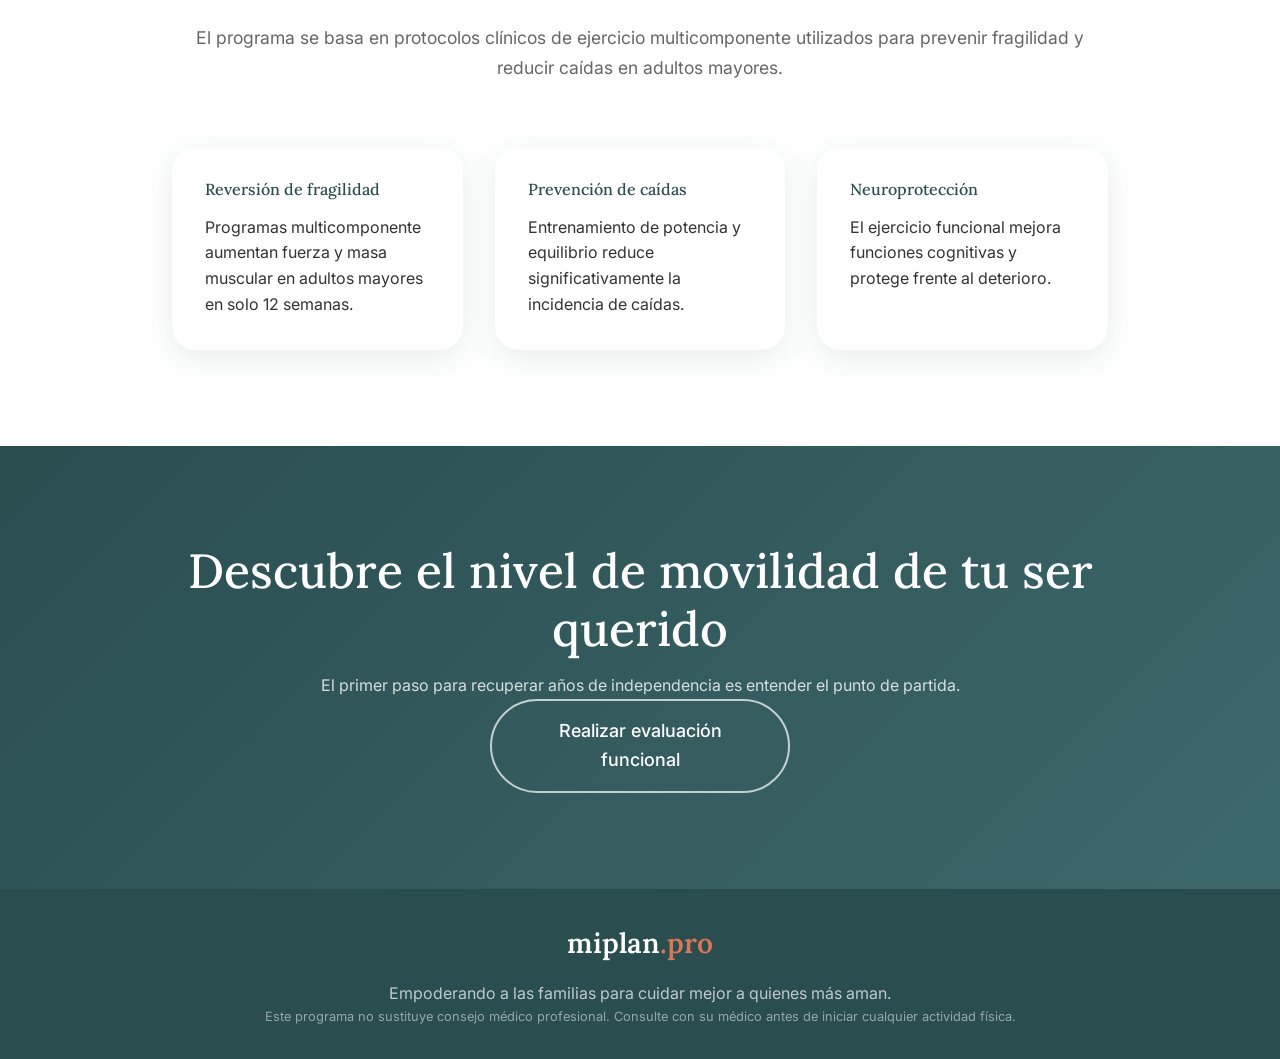
<file: index2.html>
<!DOCTYPE html>
<html lang="es">

<head>
    <meta charset="UTF-8">
    <meta name="viewport" content="width=device-width, initial-scale=1.0">

    <title>miplan.pro | Descubre la edad funcional de tus padres</title>

    <meta name="description"
        content="Evalúa en 2 minutos el nivel de movilidad de tu mamá o papá. Descubre su riesgo de caída y cómo recuperar años de independencia funcional.">

    <link rel="preconnect" href="https://fonts.googleapis.com">
    <link rel="preconnect" href="https://fonts.gstatic.com" crossorigin>

    <link
        href="https://fonts.googleapis.com/css2?family=Inter:wght@300;400;500;600&family=Lora:ital,wght@0,400;0,500;0,600;1,400&display=swap"
        rel="stylesheet">

    <link rel="stylesheet" href="css/style.css">

</head>

<body>


    <header class="navbar">
        <div class="container nav-container">

            <div class="logo">
                <a href="#">miplan<span>.pro</span></a>
            </div>

            <nav class="nav-links">
                <a href="#alerta">Señales</a>
                <a href="#como-funciona">Programa</a>
                <a href="#ciencia">Ciencia</a>
            </nav>

            <div class="nav-actions">
                <a href="sppb-test.html" class="btn btn-primary">Evaluar movilidad</a>
            </div>

        </div>
    </header>



    <!-- HERO NUEVO -->

    <section class="hero">

        <div class="container hero-container">

            <div class="hero-content">

                <span class="badge">Evaluación funcional científica</span>

                <h1 class="hero-title">
                    El mejor regalo no se envuelve.<br>
                    Son años de independencia.
                </h1>

                <p class="hero-subtitle">

                    La mayoría de las familias descubre demasiado tarde que sus padres están perdiendo movilidad.

                    <strong>1 de cada 3 adultos mayores sufrirá una caída este año.</strong>

                    Evalúa en solo 2 minutos el nivel de movilidad de tu mamá o papá con nuestra prueba científica
                    funcional.

                </p>

                <div style="margin-top:2rem">

                    <a href="sppb-test.html" class="btn btn-primary btn-large">
                        Evaluar movilidad ahora
                    </a>

                </div>

            </div>

            <div class="hero-visual">

                <img src="assets/hero_binomio.png" class="hero-img">

            </div>

        </div>

    </section>



    <!-- SEÑALES DE ALERTA -->

    <section id="alerta" class="section bg-cream">

        <div class="container section-container">

            <div class="text-center section-header">

                <span class="badge">Señales de alerta</span>

                <h2 class="section-title">
                    ¿Podría tu ser querido estar perdiendo independencia?
                </h2>

                <p class="section-subtitle">
                    Si reconoces dos o más de estas señales, es momento de evaluar su movilidad funcional.
                </p>

            </div>


            <div class="grid-2 mt-2">

                <div class="feature-card">

                    <ul style="list-style:none">

                        <li>⚠ tarda más de 3 segundos en levantarse de una silla</li>

                        <li>⚠ evita subir escaleras</li>

                        <li>⚠ camina más lento que antes</li>

                        <li>⚠ se apoya constantemente en muebles</li>

                        <li>⚠ ha tenido miedo de caerse</li>

                    </ul>

                    <a href="sppb-test.html" class="btn btn-primary mt-2">
                        Haz la prueba funcional
                    </a>

                </div>


                <div class="feature-card">

                    <p>

                        La pérdida de movilidad no ocurre de un día a otro.

                        Es un proceso silencioso que puede comenzar años antes de que aparezca una caída.

                        La buena noticia:
                        <strong>la capacidad funcional puede recuperarse con el entrenamiento correcto.</strong>

                    </p>

                </div>

            </div>

        </div>

    </section>



    <!-- HISTORIA HUMANA -->

    <section class="section bg-white">

        <div class="container section-container">

            <div class="grid-2 align-center">

                <div>

                    <h2 class="section-title">
                        La historia de Don Carlos
                    </h2>

                    <p>

                        Carlos tiene 76 años.

                        Hace un año comenzó a evitar subir escaleras.

                        Su hija Laura pensó que era normal por la edad.

                        Hasta que un día Carlos casi se cae al levantarse de una silla.

                        Después de 12 semanas trabajando juntos con miplan.pro:

                    </p>

                    <ul>

                        <li>✔ volvió a subir escaleras</li>
                        <li>✔ camina al parque</li>
                        <li>✔ recuperó confianza al moverse</li>

                    </ul>

                    <p>

                        <em>
                            “Lo más importante no fue el ejercicio.
                            Fue volver a ver a mi papá seguro de sí mismo.”
                        </em>

                    </p>

                    <p>
                        — Laura, 42
                    </p>

                </div>


                <div>

                    <img src="assets/coach_guiando.png" class="hero-img">

                </div>

            </div>

        </div>

    </section>



    <!-- COMO FUNCIONA -->

    <section id="como-funciona" class="section bg-cream">

        <div class="container section-container">

            <div class="text-center section-header">

                <span class="badge">El programa</span>

                <h2 class="section-title">
                    Cómo funciona miplan.pro
                </h2>

                <p class="section-subtitle">
                    Un sistema simple donde tú acompañas y nosotros guiamos el proceso.
                </p>

            </div>


            <div class="grid-3 mt-3">

                <div class="science-card glass-card">

                    <h4>1. Evaluación inicial</h4>

                    <p>

                        Realizan juntos una prueba funcional basada en el protocolo científico SPPB para determinar el
                        nivel real de movilidad.

                    </p>

                </div>


                <div class="science-card glass-card">

                    <h4>2. Plan personalizado</h4>

                    <p>

                        El sistema asigna un programa semanal de ejercicios adaptado al nivel funcional de tu ser
                        querido.

                    </p>

                </div>


                <div class="science-card glass-card">

                    <h4>3. Seguimiento diario</h4>

                    <p>

                        Cada día registras el progreso en un check-in rápido mientras acompañas a tu campeón o campeona.

                    </p>

                </div>

            </div>

        </div>

    </section>



    <!-- BASE CIENTIFICA -->

    <section id="ciencia" class="section bg-white">

        <div class="container section-container text-center">

            <span class="badge">Base científica</span>

            <h2 class="section-title">

                Respaldado por investigación internacional

            </h2>

            <p class="section-subtitle">

                El programa se basa en protocolos clínicos de ejercicio multicomponente utilizados para prevenir
                fragilidad y reducir caídas en adultos mayores.

            </p>

            <div class="grid-3 mt-3">

                <div class="science-card glass-card">

                    <h4>Reversión de fragilidad</h4>

                    <p>

                        Programas multicomponente aumentan fuerza y masa muscular en adultos mayores en solo 12 semanas.

                    </p>

                </div>

                <div class="science-card glass-card">

                    <h4>Prevención de caídas</h4>

                    <p>

                        Entrenamiento de potencia y equilibrio reduce significativamente la incidencia de caídas.

                    </p>

                </div>

                <div class="science-card glass-card">

                    <h4>Neuroprotección</h4>

                    <p>

                        El ejercicio funcional mejora funciones cognitivas y protege frente al deterioro.

                    </p>

                </div>

            </div>

        </div>

    </section>



    <!-- CTA FINAL -->

    <section id="comenzar" class="section bg-primary-gradient text-white">

        <div class="container section-container text-center">

            <h2 class="cta-title">
                Descubre el nivel de movilidad de tu ser querido
            </h2>

            <p class="cta-subtitle">

                El primer paso para recuperar años de independencia es entender el punto de partida.

            </p>

            <a href="sppb-test.html" class="btn btn-outline-white btn-large">

                Realizar evaluación funcional

            </a>

        </div>

    </section>



    <footer class="footer">

        <div class="container text-center">

            <div class="logo mb-1">
                <a style="color:white">miplan<span>.pro</span></a>
            </div>

            <p style="opacity:0.7">
                Empoderando a las familias para cuidar mejor a quienes más aman.
            </p>

            <p style="opacity:0.5; font-size:0.8rem">

                Este programa no sustituye consejo médico profesional. Consulte con su médico antes de iniciar cualquier
                actividad física.

            </p>

        </div>

    </footer>


</body>

</html>
</file>
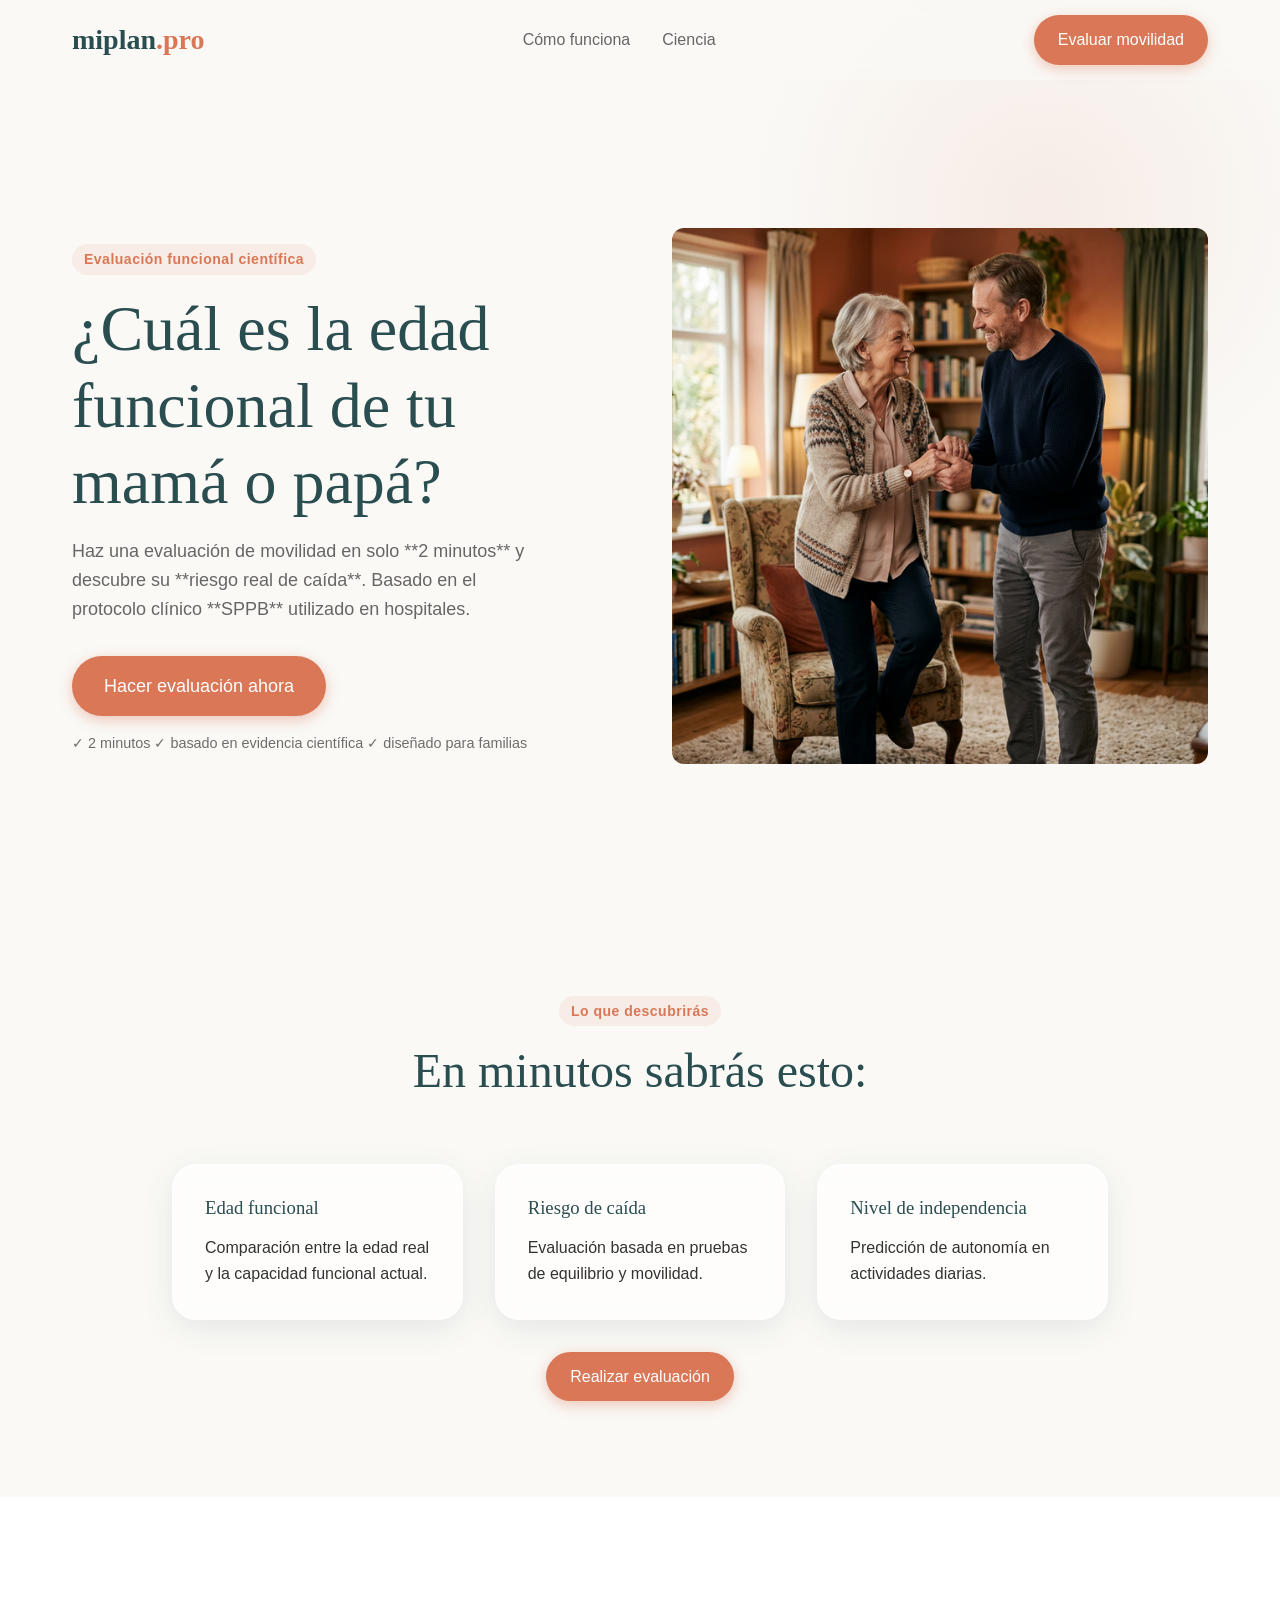
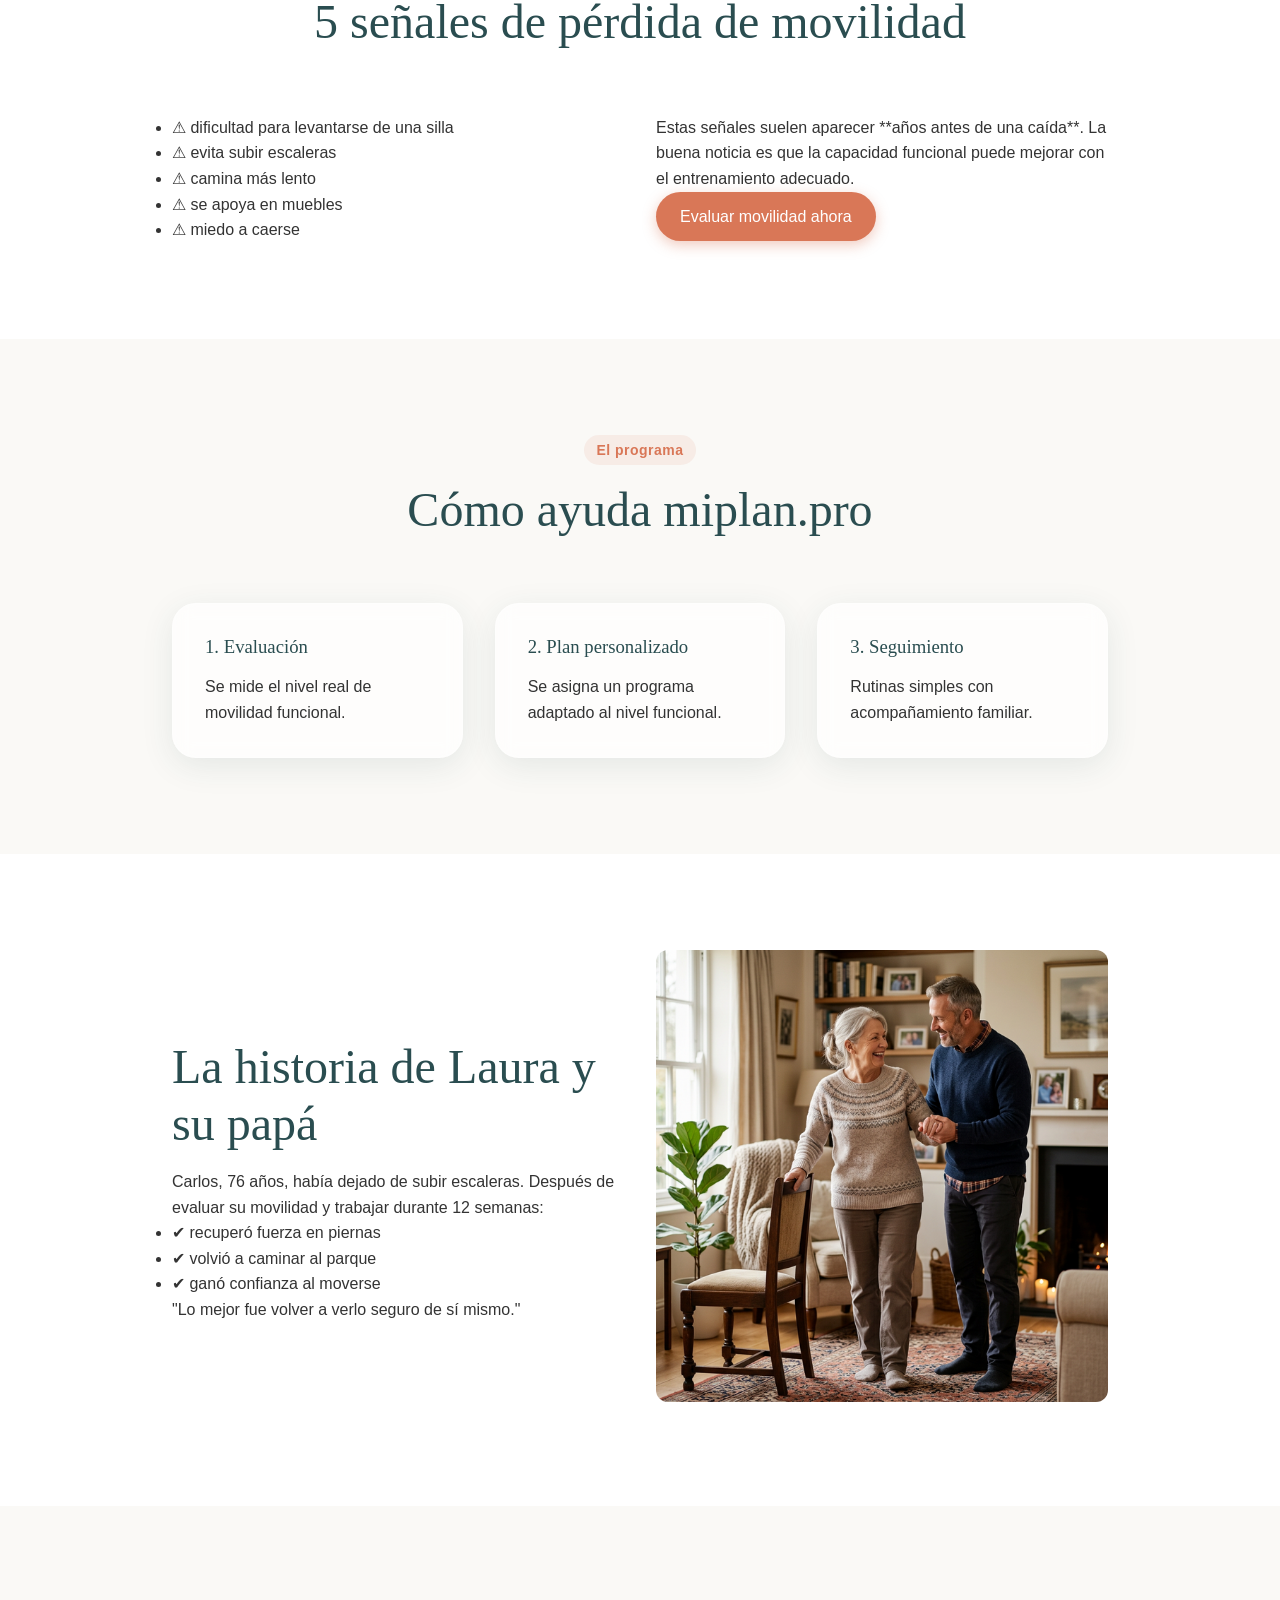
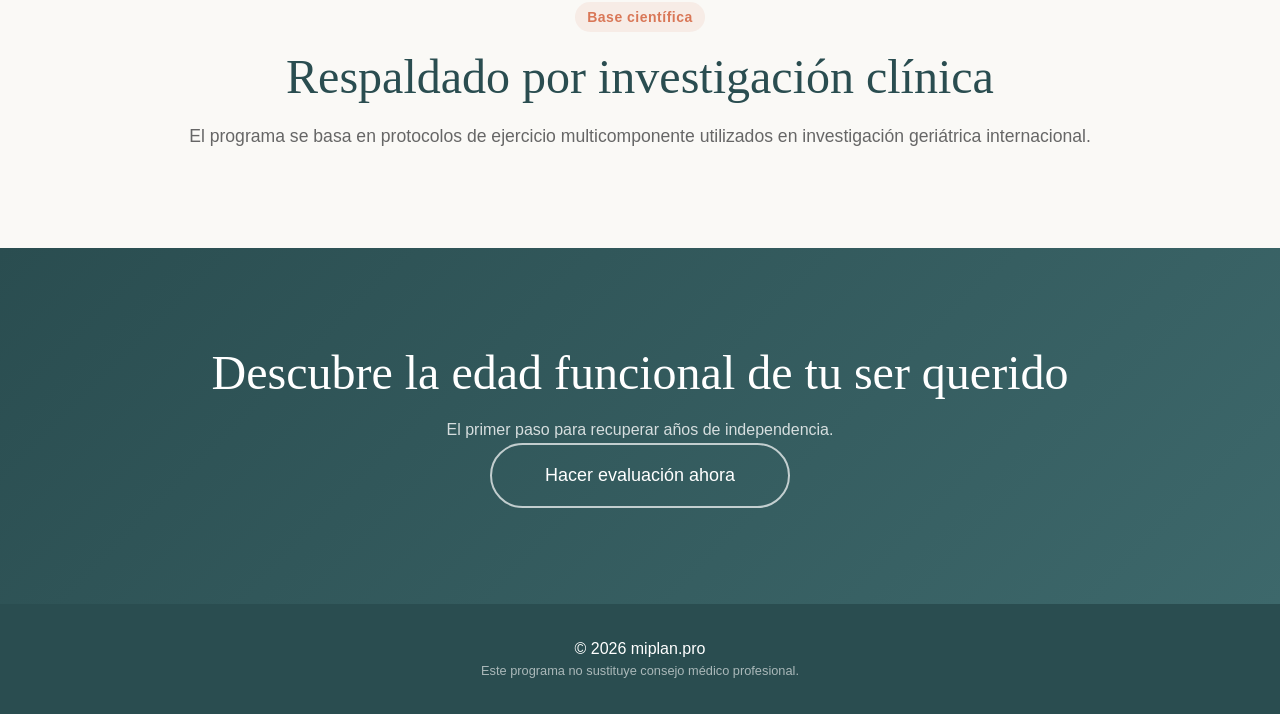
<file: index3.html>
<!DOCTYPE html>
<html lang="es">

<head>

    <meta charset="UTF-8">
    <meta name="viewport" content="width=device-width, initial-scale=1.0">

    <title>miplan.pro | Edad funcional de tus padres</title>

    <meta name="description"
        content="Descubre en 2 minutos la edad funcional de tu mamá o papá y su riesgo de caída. Evaluación científica basada en SPPB.">

    <link rel="stylesheet" href="css/style.css">

</head>

<body>


    <header class="navbar">

        <div class="container nav-container">

            <div class="logo">
                <a href="#">miplan<span>.pro</span></a>
            </div>

            <nav class="nav-links">
                <a href="#como">Cómo funciona</a>
                <a href="#ciencia">Ciencia</a>
            </nav>

            <div class="nav-actions">
                <a href="sppb-test.html" class="btn btn-primary">
                    Evaluar movilidad
                </a>
            </div>

        </div>

    </header>


    <!-- HERO -->

    <section class="hero">

        <div class="container hero-container">

            <div class="hero-content">

                <span class="badge">Evaluación funcional científica</span>

                <h1 class="hero-title">

                    ¿Cuál es la edad funcional
                    de tu mamá o papá?

                </h1>

                <p class="hero-subtitle">

                    Haz una evaluación de movilidad en solo **2 minutos**
                    y descubre su **riesgo real de caída**.

                    Basado en el protocolo clínico **SPPB** utilizado en hospitales.

                </p>

                <div style="margin-top:2rem">

                    <a href="sppb-test.html" class="btn btn-primary btn-large">
                        Hacer evaluación ahora
                    </a>

                </div>

                <p style="margin-top:1rem;font-size:0.9rem;opacity:0.7">

                    ✓ 2 minutos
                    ✓ basado en evidencia científica
                    ✓ diseñado para familias

                </p>

            </div>


            <div class="hero-visual">

                <img src="assets/hero_binomio.png" class="hero-img">

            </div>

        </div>

    </section>



    <!-- RESULTADO PROMETIDO -->

    <section class="section bg-cream">

        <div class="container section-container text-center">

            <span class="badge">Lo que descubrirás</span>

            <h2 class="section-title">

                En minutos sabrás esto:

            </h2>

            <div class="grid-3 mt-3">

                <div class="science-card glass-card">

                    <h3>Edad funcional</h3>

                    <p>

                        Comparación entre la edad real
                        y la capacidad funcional actual.

                    </p>

                </div>

                <div class="science-card glass-card">

                    <h3>Riesgo de caída</h3>

                    <p>

                        Evaluación basada en pruebas
                        de equilibrio y movilidad.

                    </p>

                </div>

                <div class="science-card glass-card">

                    <h3>Nivel de independencia</h3>

                    <p>

                        Predicción de autonomía
                        en actividades diarias.

                    </p>

                </div>

            </div>

            <div style="margin-top:2rem">

                <a href="sppb-test.html" class="btn btn-primary">
                    Realizar evaluación
                </a>

            </div>

        </div>

    </section>



    <!-- SEÑALES -->

    <section class="section bg-white">

        <div class="container section-container">

            <div class="text-center section-header">

                <h2 class="section-title">

                    5 señales de pérdida de movilidad

                </h2>

            </div>

            <div class="grid-2">

                <ul>

                    <li>⚠ dificultad para levantarse de una silla</li>
                    <li>⚠ evita subir escaleras</li>
                    <li>⚠ camina más lento</li>
                    <li>⚠ se apoya en muebles</li>
                    <li>⚠ miedo a caerse</li>

                </ul>

                <div>

                    <p>

                        Estas señales suelen aparecer **años antes de una caída**.

                        La buena noticia es que la capacidad funcional
                        puede mejorar con el entrenamiento adecuado.

                    </p>

                    <a href="sppb-test.html" class="btn btn-primary">

                        Evaluar movilidad ahora

                    </a>

                </div>

            </div>

        </div>

    </section>



    <!-- COMO FUNCIONA -->

    <section id="como" class="section bg-cream">

        <div class="container section-container text-center">

            <span class="badge">El programa</span>

            <h2 class="section-title">

                Cómo ayuda miplan.pro

            </h2>

            <div class="grid-3 mt-3">

                <div class="science-card glass-card">

                    <h3>1. Evaluación</h3>

                    <p>

                        Se mide el nivel real
                        de movilidad funcional.

                    </p>

                </div>

                <div class="science-card glass-card">

                    <h3>2. Plan personalizado</h3>

                    <p>

                        Se asigna un programa
                        adaptado al nivel funcional.

                    </p>

                </div>

                <div class="science-card glass-card">

                    <h3>3. Seguimiento</h3>

                    <p>

                        Rutinas simples
                        con acompañamiento familiar.

                    </p>

                </div>

            </div>

        </div>

    </section>



    <!-- HISTORIA -->

    <section class="section bg-white">

        <div class="container section-container">

            <div class="grid-2 align-center">

                <div>

                    <h2 class="section-title">

                        La historia de Laura y su papá

                    </h2>

                    <p>

                        Carlos, 76 años, había dejado de subir escaleras.

                        Después de evaluar su movilidad y trabajar durante 12 semanas:

                    </p>

                    <ul>

                        <li>✔ recuperó fuerza en piernas</li>
                        <li>✔ volvió a caminar al parque</li>
                        <li>✔ ganó confianza al moverse</li>

                    </ul>

                    <p>

                        "Lo mejor fue volver a verlo seguro de sí mismo."

                    </p>

                </div>

                <div>

                    <img src="assets/coach_guiando.png" class="hero-img">

                </div>

            </div>

        </div>

    </section>



    <!-- CIENCIA -->

    <section id="ciencia" class="section bg-cream">

        <div class="container section-container text-center">

            <span class="badge">Base científica</span>

            <h2 class="section-title">

                Respaldado por investigación clínica

            </h2>

            <p class="section-subtitle">

                El programa se basa en protocolos de ejercicio multicomponente
                utilizados en investigación geriátrica internacional.

            </p>

        </div>

    </section>



    <!-- CTA FINAL -->

    <section class="section bg-primary-gradient text-white">

        <div class="container section-container text-center">

            <h2 class="cta-title">

                Descubre la edad funcional de tu ser querido

            </h2>

            <p class="cta-subtitle">

                El primer paso para recuperar años de independencia.

            </p>

            <a href="sppb-test.html" class="btn btn-outline-white btn-large">

                Hacer evaluación ahora

            </a>

        </div>

    </section>



    <footer class="footer">

        <div class="container text-center">

            <p>

                © 2026 miplan.pro

            </p>

            <p style="opacity:0.6;font-size:0.8rem">

                Este programa no sustituye consejo médico profesional.

            </p>

        </div>

    </footer>


</body>

</html>
</file>
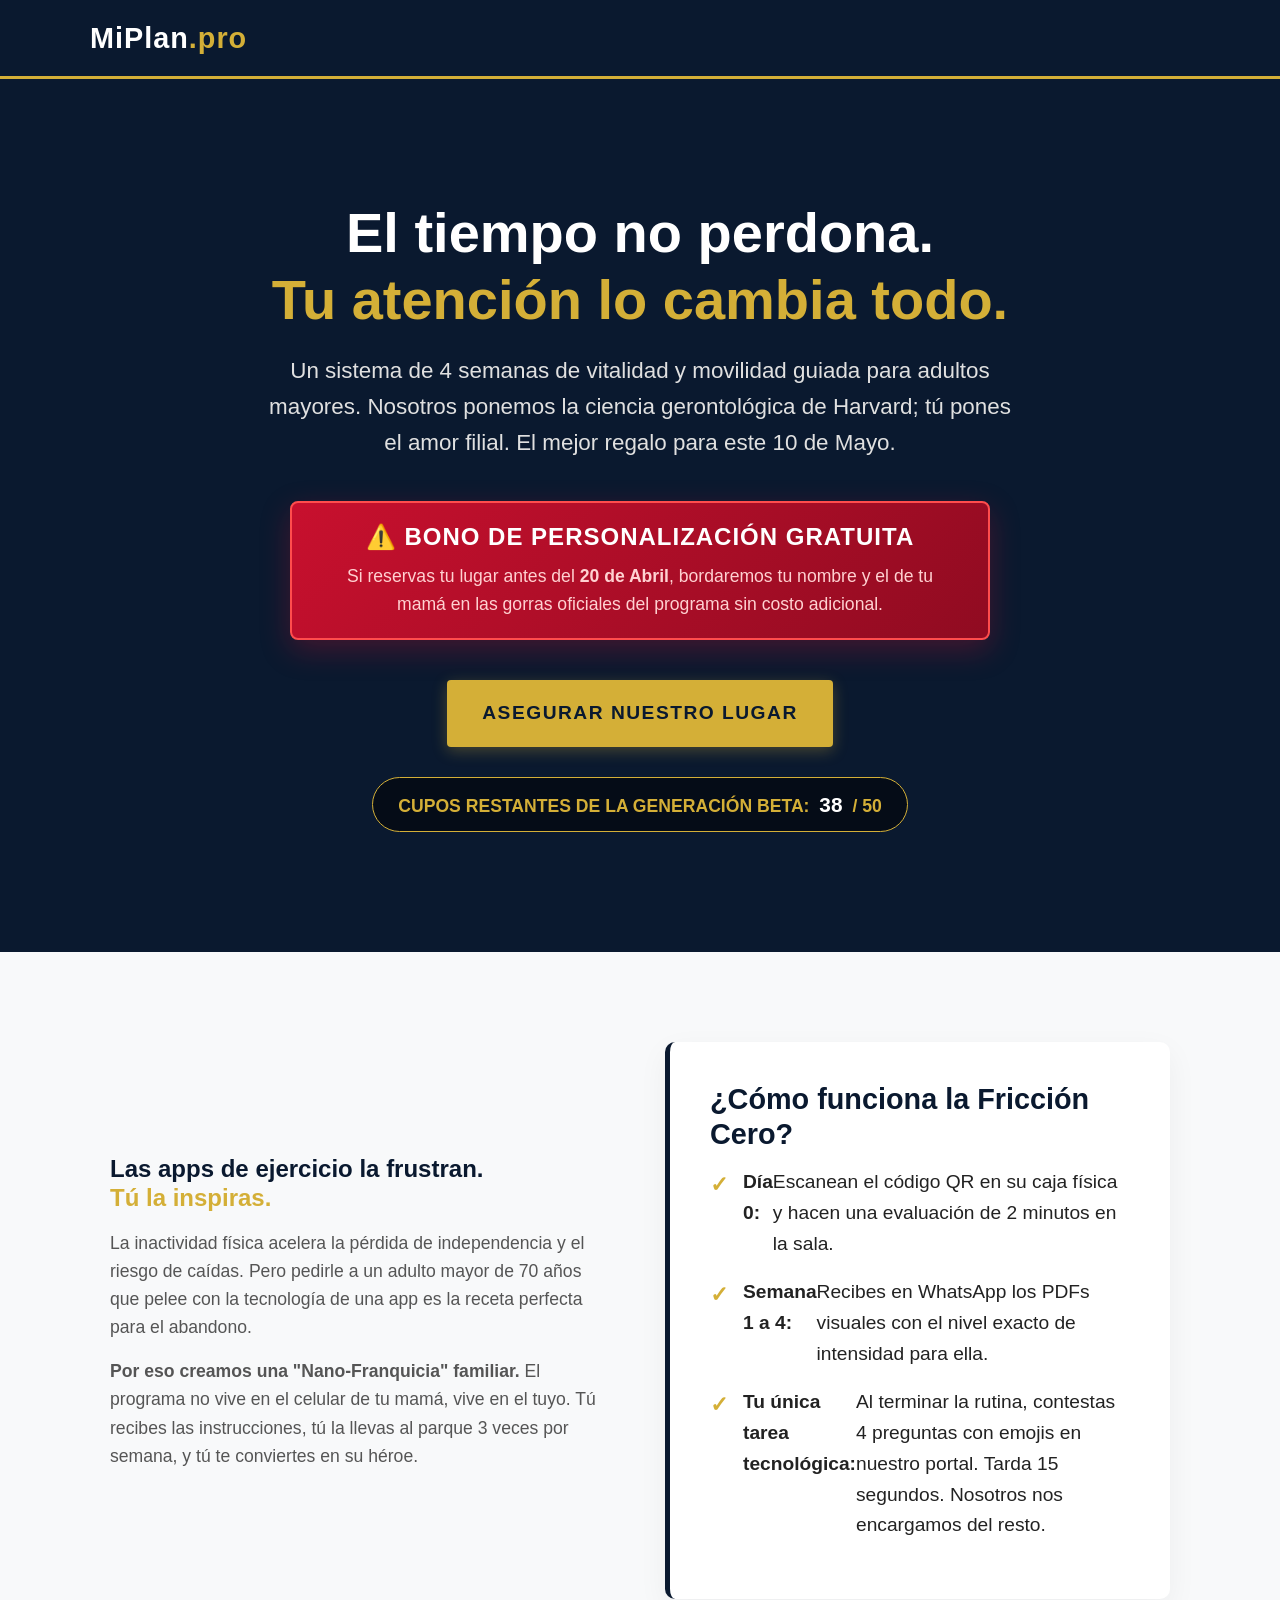
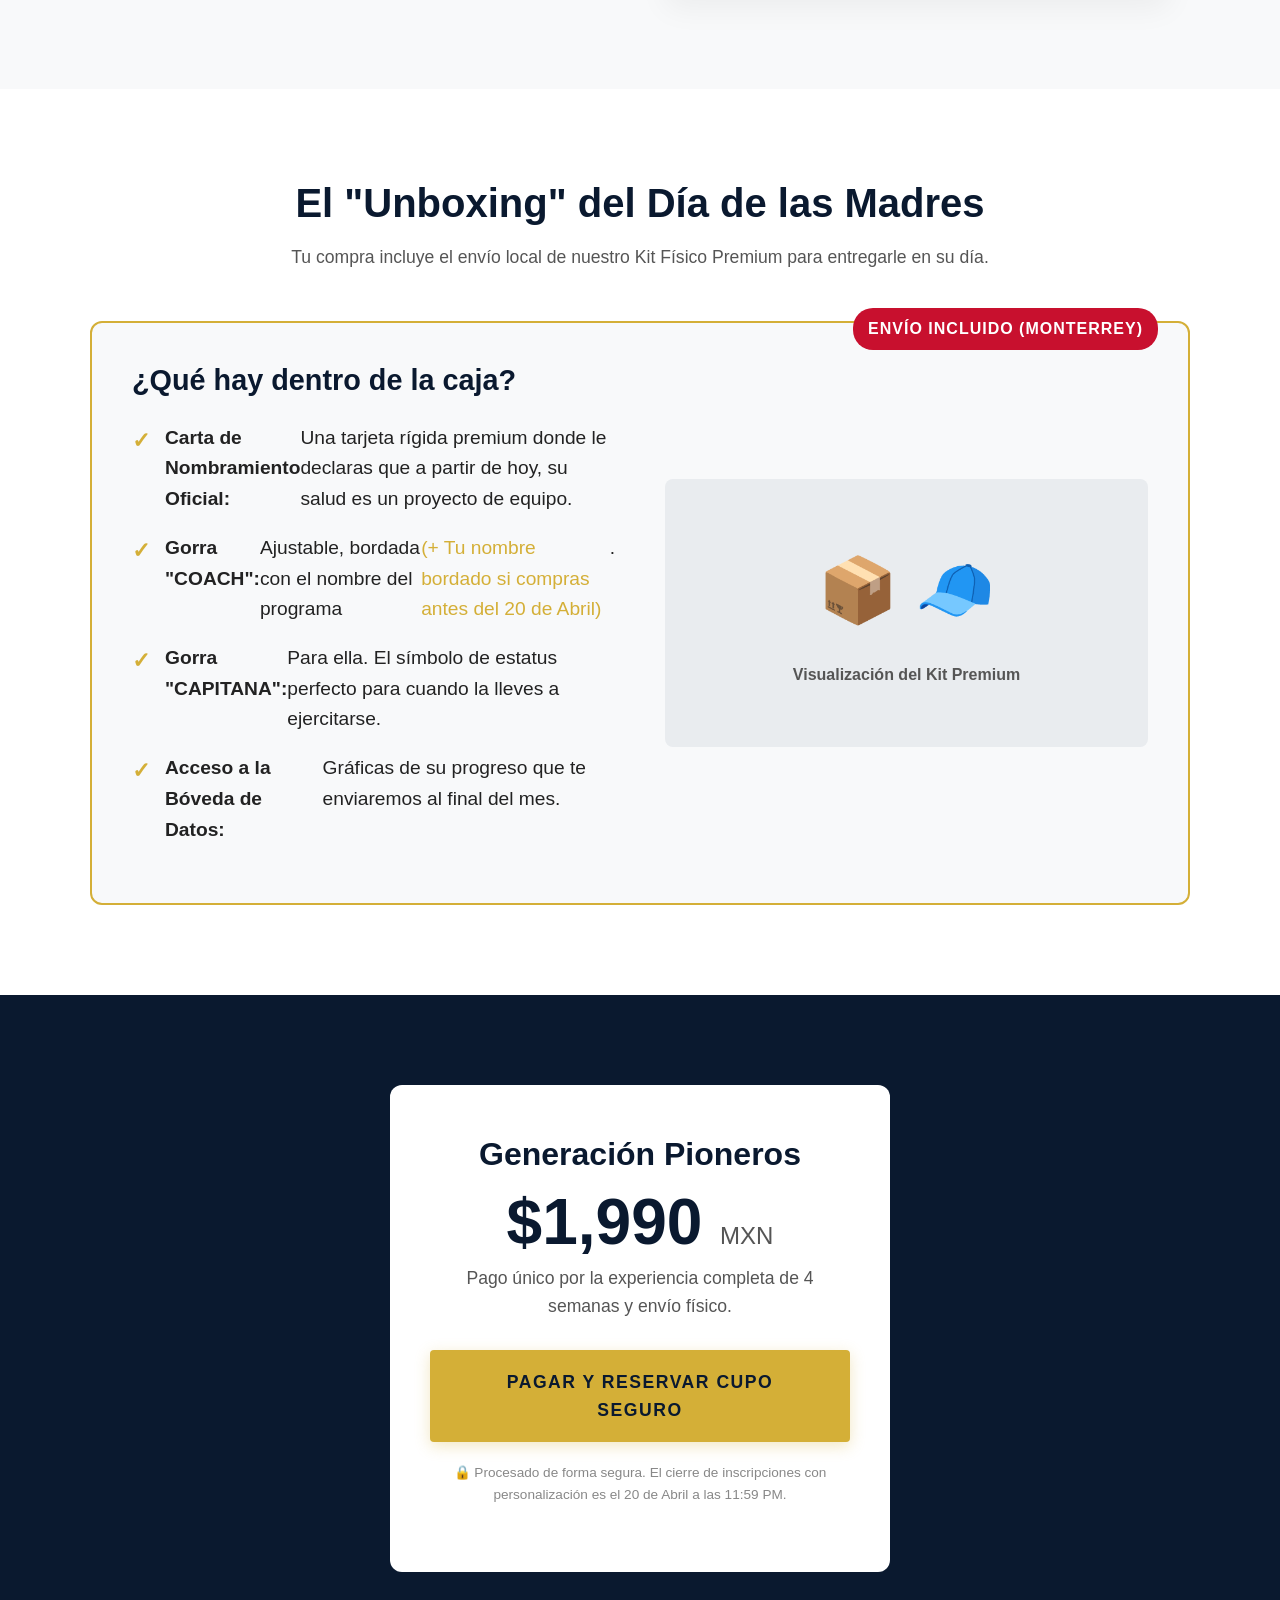
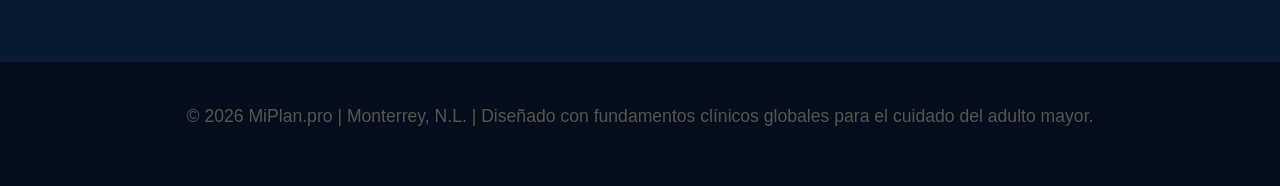
<file: new.html>
<!DOCTYPE html>
<html lang="es">
<head>
    <meta charset="UTF-8">
    <meta name="viewport" content="width=device-width, initial-scale=1.0">
    <title>MiPlan.pro | Devuélvele la vitalidad a mamá</title>
    <meta name="description" content="El tiempo no se detiene. Este 10 de mayo, regálale a tu mamá 4 semanas de vitalidad, prevención de caídas y tu tiempo exclusivo.">
    <style>
        /* Variables y Reset */
        :root {
            --primary-navy: #0A192F;
            --premium-gold: #D4AF37;
            --alert-red: #C8102E;
            --light-bg: #F8F9FA;
            --text-dark: #222222;
            --text-light: #555555;
            --white: #FFFFFF;
        }
        * { margin: 0; padding: 0; box-sizing: border-box; font-family: 'Helvetica Neue', Arial, sans-serif; }
        body { color: var(--text-dark); background-color: var(--light-bg); line-height: 1.6; }
        
        /* Tipografía y Botones */
        h1, h2, h3 { color: var(--primary-navy); line-height: 1.2; margin-bottom: 1rem; }
        p { margin-bottom: 1rem; color: var(--text-light); font-size: 1.1rem; }
        .highlight { color: var(--premium-gold); }
        
        .btn {
            display: inline-block;
            background-color: var(--premium-gold);
            color: var(--primary-navy);
            padding: 18px 35px;
            font-size: 1.2rem;
            font-weight: 800;
            border-radius: 4px;
            text-transform: uppercase;
            letter-spacing: 1.5px;
            border: none;
            cursor: pointer;
            transition: all 0.3s ease;
            text-align: center;
            box-shadow: 0 4px 15px rgba(212, 175, 55, 0.3);
            text-decoration: none;
        }
        .btn:hover { background-color: #b5952f; transform: translateY(-2px); box-shadow: 0 6px 20px rgba(212, 175, 55, 0.5); }
        
        /* Layout */
        section { padding: 90px 20px; }
        .container { max-width: 1100px; margin: 0 auto; }
        .text-center { text-align: center; }

        /* Navigation */
        nav { background-color: var(--primary-navy); padding: 15px 20px; position: sticky; top: 0; z-index: 100; border-bottom: 3px solid var(--premium-gold); }
        .nav-container { display: flex; justify-content: space-between; align-items: center; max-width: 1100px; margin: 0 auto; }
        .logo { color: var(--white); font-size: 1.8rem; font-weight: 900; letter-spacing: 1px; }
        .logo span { color: var(--premium-gold); }
        
        /* Hero Section (Punchy) */
        .hero { background-color: var(--primary-navy); color: var(--white); text-align: center; padding: 120px 20px; }
        .hero h1 { color: var(--white); font-size: 3.5rem; max-width: 900px; margin: 0 auto 20px; }
        .hero p { color: #e0e0e0; font-size: 1.4rem; max-width: 750px; margin: 0 auto 40px; font-weight: 300; }
        
        /* Deadline Banner */
        .deadline-banner {
            background: linear-gradient(135deg, var(--alert-red) 0%, #900b21 100%);
            color: var(--white);
            padding: 20px 30px;
            border-radius: 8px;
            margin: 0 auto 40px;
            max-width: 700px;
            border: 2px solid #ff4d4d;
            box-shadow: 0 10px 30px rgba(200, 16, 46, 0.3);
        }
        .deadline-banner h3 { color: var(--white); font-size: 1.5rem; margin-bottom: 10px; text-transform: uppercase; letter-spacing: 1px; }
        .deadline-banner p { color: #ffd1d1; font-size: 1.1rem; margin-bottom: 0; }
        
        /* Live Counter Widget */
        .live-spots {
            background-color: rgba(0,0,0,0.5);
            display: inline-block;
            padding: 10px 25px;
            border-radius: 50px;
            border: 1px solid var(--premium-gold);
            margin-top: 30px;
            font-size: 1.1rem;
            color: var(--premium-gold);
            font-weight: bold;
        }
        .live-spots span { color: var(--white); font-size: 1.3rem; margin: 0 5px; }

        /* Empathy & Pain Points */
        .grid-2 { display: grid; grid-template-columns: 1fr 1fr; gap: 50px; align-items: center; }
        @media (max-width: 768px) { .grid-2 { grid-template-columns: 1fr; } .hero h1 { font-size: 2.5rem; } }
        
        .pain-point-box { background: var(--white); padding: 40px; border-radius: 10px; border-left: 5px solid var(--primary-navy); box-shadow: 0 10px 30px rgba(0,0,0,0.05); }
        .pain-point-box h3 { font-size: 1.8rem; }

        /* The Kit Section */
        .kit-section { background-color: var(--white); }
        .kit-box { background: var(--light-bg); border: 2px solid var(--premium-gold); border-radius: 12px; padding: 40px; position: relative; }
        .badge { background: var(--alert-red); color: white; padding: 8px 15px; position: absolute; top: -15px; right: 30px; font-weight: bold; border-radius: 20px; letter-spacing: 1px; }
        .kit-list { list-style: none; margin-top: 25px; }
        .kit-list li { margin-bottom: 18px; font-size: 1.2rem; display: flex; align-items: flex-start; }
        .kit-list li::before { content: '✓'; color: var(--premium-gold); font-weight: bold; margin-right: 15px; font-size: 1.4rem; }

        /* Pricing */
        .pricing { background-color: var(--primary-navy); color: var(--white); }
        .pricing h2, .pricing h3 { color: var(--white); }
        .pricing-card { background: var(--white); color: var(--text-dark); border-radius: 12px; padding: 50px 40px; max-width: 500px; margin: 0 auto; text-align: center; }
        .pricing-card h3 { color: var(--primary-navy); font-size: 2rem; }
        .price { font-size: 4rem; font-weight: 900; color: var(--primary-navy); margin: 10px 0; line-height: 1; }
        .price span { font-size: 1.5rem; font-weight: normal; color: var(--text-light); }
        
        /* Footer */
        footer { background: #050d1a; color: #666; text-align: center; padding: 40px 20px; font-size: 0.9rem; }
    </style>
</head>
<body>

    <nav>
        <div class="nav-container">
            <div class="logo">MiPlan<span>.pro</span></div>
        </div>
    </nav>

    <section class="hero">
        <div class="container">
            <h1>El tiempo no perdona. <br><span class="highlight">Tu atención lo cambia todo.</span></h1>
            <p>Un sistema de 4 semanas de vitalidad y movilidad guiada para adultos mayores. Nosotros ponemos la ciencia gerontológica de Harvard; tú pones el amor filial. El mejor regalo para este 10 de Mayo.</p>
            
            <div class="deadline-banner">
                <h3>⚠️ Bono de Personalización Gratuita</h3>
                <p>Si reservas tu lugar antes del <strong>20 de Abril</strong>, bordaremos tu nombre y el de tu mamá en las gorras oficiales del programa sin costo adicional.</p>
            </div>

            <a href="#checkout-section" class="btn" onclick="scrollToPricing(event)">Asegurar nuestro lugar</a>
            
            <br>
            <div class="live-spots">
                CUPOS RESTANTES DE LA GENERACIÓN BETA: <span id="real-time-counter">Cargando...</span> / 50
            </div>
        </div>
    </section>

    <section class="container">
        <div class="grid-2">
            <div>
                <h2>Las apps de ejercicio la frustran. <br><span class="highlight">Tú la inspiras.</span></h2>
                <p>La inactividad física acelera la pérdida de independencia y el riesgo de caídas. Pero pedirle a un adulto mayor de 70 años que pelee con la tecnología de una app es la receta perfecta para el abandono.</p>
                <p><strong>Por eso creamos una "Nano-Franquicia" familiar.</strong> El programa no vive en el celular de tu mamá, vive en el tuyo. Tú recibes las instrucciones, tú la llevas al parque 3 veces por semana, y tú te conviertes en su héroe.</p>
            </div>
            <div class="pain-point-box">
                <h3>¿Cómo funciona la Fricción Cero?</h3>
                <ul class="kit-list" style="margin-top: 15px;">
                    <li><strong>Día 0:</strong> Escanean el código QR en su caja física y hacen una evaluación de 2 minutos en la sala.</li>
                    <li><strong>Semana 1 a 4:</strong> Recibes en WhatsApp los PDFs visuales con el nivel exacto de intensidad para ella.</li>
                    <li><strong>Tu única tarea tecnológica:</strong> Al terminar la rutina, contestas 4 preguntas con emojis en nuestro portal. Tarda 15 segundos. Nosotros nos encargamos del resto.</li>
                </ul>
            </div>
        </div>
    </section>

    <section class="kit-section">
        <div class="container">
            <div class="text-center" style="margin-bottom: 50px;">
                <h2 style="font-size: 2.5rem;">El "Unboxing" del Día de las Madres</h2>
                <p>Tu compra incluye el envío local de nuestro Kit Físico Premium para entregarle en su día.</p>
            </div>
            
            <div class="kit-box">
                <div class="badge">ENVÍO INCLUIDO (MONTERREY)</div>
                <div class="grid-2">
                    <div>
                        <h3 style="font-size: 1.8rem;">¿Qué hay dentro de la caja?</h3>
                        <ul class="kit-list">
                            <li><strong>Carta de Nombramiento Oficial:</strong> Una tarjeta rígida premium donde le declaras que a partir de hoy, su salud es un proyecto de equipo.</li>
                            <li><strong>Gorra "COACH":</strong> Ajustable, bordada con el nombre del programa <span class="highlight">(+ Tu nombre bordado si compras antes del 20 de Abril)</span>.</li>
                            <li><strong>Gorra "CAPITANA":</strong> Para ella. El símbolo de estatus perfecto para cuando la lleves a ejercitarse.</li>
                            <li><strong>Acceso a la Bóveda de Datos:</strong> Gráficas de su progreso que te enviaremos al final del mes.</li>
                        </ul>
                    </div>
                    <div class="text-center" style="background: #e9ecef; border-radius: 8px; padding: 60px 20px;">
                        <span style="font-size: 4rem;">📦 🧢</span>
                        <h4 style="margin-top: 20px; color: var(--text-light);">Visualización del Kit Premium</h4>
                    </div>
                </div>
            </div>
        </div>
    </section>

    <section class="pricing" id="checkout-section">
        <div class="container">
            <div class="pricing-card">
                <h3>Generación Pioneros</h3>
                <div class="price">$1,990 <span>MXN</span></div>
                <p style="margin-bottom: 30px;">Pago único por la experiencia completa de 4 semanas y envío físico.</p>
                
                <a href="URL_DE_TU_CHECKOUT_AQUI" class="btn" style="width: 100%; font-size: 1.1rem;" id="checkout-btn">Pagar y Reservar Cupo Seguro</a>
                
                <p style="font-size: 0.85rem; margin-top: 20px; color: #888;">
                    🔒 Procesado de forma segura. El cierre de inscripciones con personalización es el 20 de Abril a las 11:59 PM.
                </p>
            </div>
        </div>
    </section>

    <footer>
        <p>&copy; 2026 MiPlan.pro | Monterrey, N.L. | Diseñado con fundamentos clínicos globales para el cuidado del adulto mayor.</p>
    </footer>

    <script>
        // Smooth Scroll
        function scrollToPricing(e) {
            e.preventDefault();
            document.getElementById('checkout-section').scrollIntoView({ behavior: 'smooth' });
        }

        // ==========================================
        // LÓGICA DE BACKEND (VERDADERA ESCASEZ)
        // ==========================================
        
        /* INSTRUCCIONES PARA EL DESARROLLADOR:
        En lugar de fingir el número, conectaremos esto a un endpoint en tu servidor (ej. tu Mac Mini local o una Cloud Function).
        El endpoint debe devolver el número real de compras exitosas.
        */

        async function fetchRealTimeSpots() {
            const counterElement = document.getElementById('real-time-counter');
            const totalSpots = 50;
            const fallbackSpots = 38; // Número inicial si falla la red
            
            try {
                // Reemplaza esta URL con el endpoint real de tu base de datos (Ej. InfluxDB/Stripe API)
                // const response = await fetch('https://api.miplan.pro/v1/spots-sold');
                // const data = await response.json();
                // const spotsLeft = totalSpots - data.sold;
                
                // SIMULACIÓN PARA VISUALIZAR AHORA MISMO (Borrar en producción):
                const spotsLeft = 38; 
                
                counterElement.innerText = spotsLeft;
                
                if(spotsLeft <= 5) {
                    counterElement.style.color = '#ff4d4d'; // Alerta roja si quedan muy pocos
                }

                // Si se agotan, deshabilitar botón de compra
                if(spotsLeft <= 0) {
                    counterElement.innerText = "0";
                    const btn = document.getElementById('checkout-btn');
                    btn.innerText = "LISTA DE ESPERA CERRADA";
                    btn.style.backgroundColor = "#cccccc";
                    btn.style.pointerEvents = "none";
                }
            } catch (error) {
                console.error("Error cargando disponibilidad:", error);
                counterElement.innerText = fallbackSpots;
            }
        }

        // Cargar el número real al abrir la página
        document.addEventListener('DOMContentLoaded', fetchRealTimeSpots);
    </script>
</body>
</html>
</file>
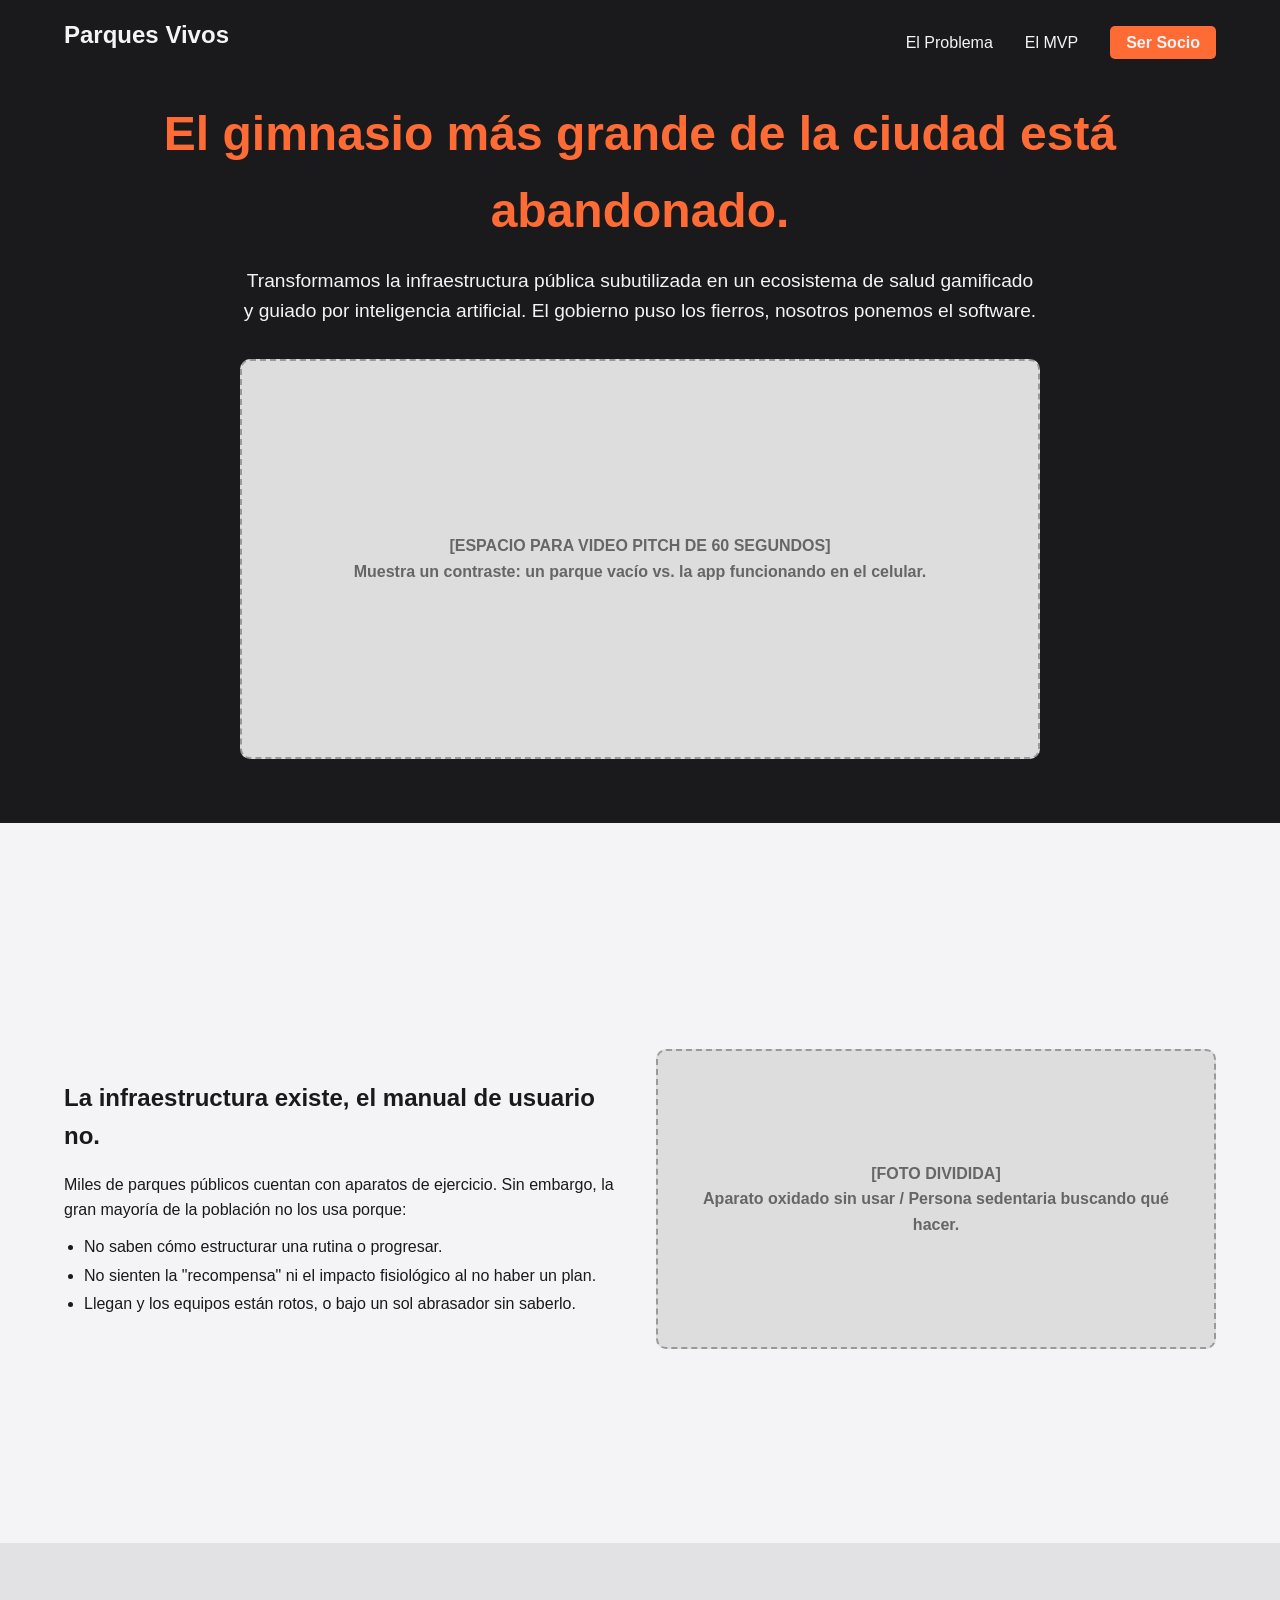
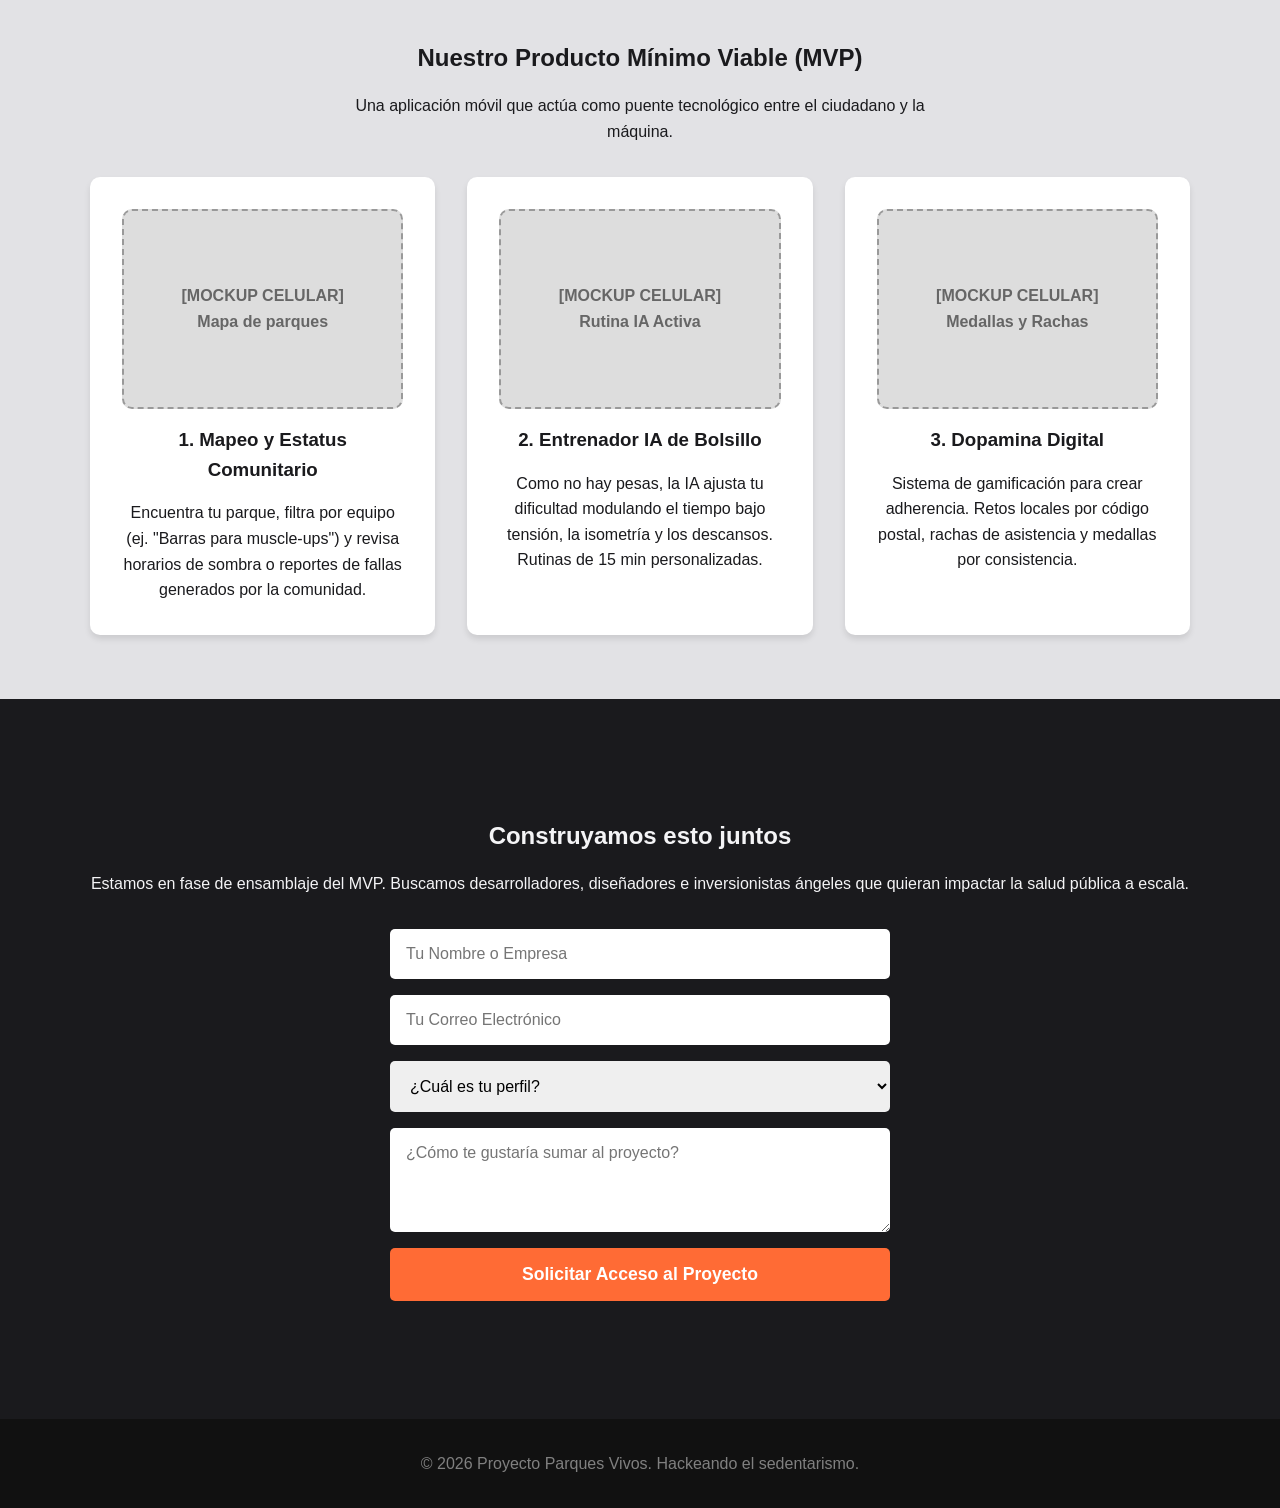
<file: parkgym.html>
<!DOCTYPE html>
<html lang="es">
<head>
    <meta charset="UTF-8">
    <meta name="viewport" content="width=device-width, initial-scale=1.0">
    <title>Proyecto Parques Vivos | El gimnasio más grande de tu ciudad</title>
    <style>
        /* Estilos Base y Variables */
        :root {
            --primary: #FF6B35; /* Naranja vibrante para acción */
            --dark: #1A1A1D; /* Fondo oscuro moderno */
            --light: #F4F4F6; /* Texto claro */
            --gray: #808080;
        }
        
        * { margin: 0; padding: 0; box-sizing: border-box; font-family: 'Segoe UI', Tahoma, Geneva, Verdana, sans-serif; }
        body { background-color: var(--light); color: var(--dark); line-height: 1.6; }
        h1, h2, h3 { margin-bottom: 1rem; }
        a { text-decoration: none; color: inherit; }
        
        /* Navegación */
        nav {
            background-color: var(--dark); color: var(--light);
            padding: 1rem 5%; display: flex; justify-content: space-between; align-items: center;
            position: fixed; width: 100%; top: 0; z-index: 1000;
        }
        nav ul { list-style: none; display: flex; gap: 2rem; }
        nav ul li a:hover { color: var(--primary); }
        .btn-nav { background: var(--primary); padding: 0.5rem 1rem; border-radius: 5px; font-weight: bold; }

        /* Secciones Generales */
        section { padding: 6rem 5% 4rem; min-height: 80vh; display: flex; flex-direction: column; justify-content: center; }
        .container { max-width: 1200px; margin: 0 auto; }
        
        /* Placeholders para Imágenes/Videos */
        .placeholder {
            background-color: #ddd; border: 2px dashed #999; border-radius: 10px;
            display: flex; justify-content: center; align-items: center;
            color: #666; font-weight: bold; text-align: center; padding: 2rem;
        }

        /* Hero Section */
        #hero { background-color: var(--dark); color: var(--light); text-align: center; }
        #hero h1 { font-size: 3rem; color: var(--primary); }
        #hero p { font-size: 1.2rem; max-width: 800px; margin: 0 auto 2rem; }
        .hero-video { height: 400px; width: 100%; max-width: 800px; margin: 0 auto; }

        /* El Problema */
        #problema .grid { display: grid; grid-template-columns: 1fr 1fr; gap: 2rem; align-items: center; }
        .problema-img { height: 300px; }

        /* La Solución / MVP */
        #solucion { background-color: #e2e2e5; }
        .features-grid { display: grid; grid-template-columns: repeat(auto-fit, minmax(300px, 1fr)); gap: 2rem; margin-top: 2rem; }
        .feature-card { background: white; padding: 2rem; border-radius: 10px; text-align: center; box-shadow: 0 4px 6px rgba(0,0,0,0.1); }
        .feature-card .placeholder { height: 200px; margin-bottom: 1rem; }

        /* Únete como Socio */
        #unete { text-align: center; background-color: var(--dark); color: var(--light); }
        form { max-width: 500px; margin: 2rem auto; display: flex; flex-direction: column; gap: 1rem; }
        input, select, textarea { padding: 1rem; border: none; border-radius: 5px; font-size: 1rem; }
        button { background: var(--primary); color: white; border: none; padding: 1rem; font-size: 1.1rem; border-radius: 5px; cursor: pointer; font-weight: bold; transition: 0.3s;}
        button:hover { background: #e05a2b; }

        /* Footer */
        footer { text-align: center; padding: 2rem; background: #111; color: var(--gray); }

        /* Responsivo */
        @media (max-width: 768px) {
            nav ul { display: none; /* Simplificado para móvil */ }
            #problema .grid { grid-template-columns: 1fr; }
            #hero h1 { font-size: 2rem; }
        }
    </style>
</head>
<body>

    <nav>
        <h2>Parques Vivos</h2>
        <ul>
            <li><a href="#problema">El Problema</a></li>
            <li><a href="#solucion">El MVP</a></li>
            <li><a href="#unete" class="btn-nav">Ser Socio</a></li>
        </ul>
    </nav>

    <section id="hero">
        <div class="container">
            <h1>El gimnasio más grande de la ciudad está abandonado.</h1>
            <p>Transformamos la infraestructura pública subutilizada en un ecosistema de salud gamificado y guiado por inteligencia artificial. El gobierno puso los fierros, nosotros ponemos el software.</p>
            <div class="placeholder hero-video">
                [ESPACIO PARA VIDEO PITCH DE 60 SEGUNDOS]<br>
                Muestra un contraste: un parque vacío vs. la app funcionando en el celular.
            </div>
        </div>
    </section>

    <section id="problema">
        <div class="container grid">
            <div>
                <h2>La infraestructura existe, el manual de usuario no.</h2>
                <p>Miles de parques públicos cuentan con aparatos de ejercicio. Sin embargo, la gran mayoría de la población no los usa porque:</p>
                <ul style="margin-left: 20px; margin-top: 10px; line-height: 1.8;">
                    <li>No saben cómo estructurar una rutina o progresar.</li>
                    <li>No sienten la "recompensa" ni el impacto fisiológico al no haber un plan.</li>
                    <li>Llegan y los equipos están rotos, o bajo un sol abrasador sin saberlo.</li>
                </ul>
            </div>
            <div class="placeholder problema-img">
                [FOTO DIVIDIDA]<br>
                Aparato oxidado sin usar / Persona sedentaria buscando qué hacer.
            </div>
        </div>
    </section>

    <section id="solucion">
        <div class="container">
            <h2 style="text-align: center;">Nuestro Producto Mínimo Viable (MVP)</h2>
            <p style="text-align: center; max-width: 600px; margin: 0 auto;">Una aplicación móvil que actúa como puente tecnológico entre el ciudadano y la máquina.</p>
            
            <div class="features-grid">
                <div class="feature-card">
                    <div class="placeholder">
                        [MOCKUP CELULAR]<br>Mapa de parques
                    </div>
                    <h3>1. Mapeo y Estatus Comunitario</h3>
                    <p>Encuentra tu parque, filtra por equipo (ej. "Barras para muscle-ups") y revisa horarios de sombra o reportes de fallas generados por la comunidad.</p>
                </div>
                <div class="feature-card">
                    <div class="placeholder">
                        [MOCKUP CELULAR]<br>Rutina IA Activa
                    </div>
                    <h3>2. Entrenador IA de Bolsillo</h3>
                    <p>Como no hay pesas, la IA ajusta tu dificultad modulando el tiempo bajo tensión, la isometría y los descansos. Rutinas de 15 min personalizadas.</p>
                </div>
                <div class="feature-card">
                    <div class="placeholder">
                        [MOCKUP CELULAR]<br>Medallas y Rachas
                    </div>
                    <h3>3. Dopamina Digital</h3>
                    <p>Sistema de gamificación para crear adherencia. Retos locales por código postal, rachas de asistencia y medallas por consistencia.</p>
                </div>
            </div>
        </div>
    </section>

    <section id="unete">
        <div class="container">
            <h2>Construyamos esto juntos</h2>
            <p>Estamos en fase de ensamblaje del MVP. Buscamos desarrolladores, diseñadores e inversionistas ángeles que quieran impactar la salud pública a escala.</p>
            
            <form id="partnerForm">
                <input type="text" id="nombre" placeholder="Tu Nombre o Empresa" required>
                <input type="email" id="correo" placeholder="Tu Correo Electrónico" required>
                <select id="perfil" required>
                    <option value="" disabled selected>¿Cuál es tu perfil?</option>
                    <option value="desarrollador">Desarrollador / Tech</option>
                    <option value="inversionista">Inversionista Ángel</option>
                    <option value="salud">Experto en Salud / Deporte</option>
                    <option value="otro">Otro</option>
                </select>
                <textarea id="mensaje" rows="4" placeholder="¿Cómo te gustaría sumar al proyecto?" required></textarea>
                <button type="submit">Solicitar Acceso al Proyecto</button>
            </form>
        </div>
    </section>

    <footer>
        <p>&copy; 2026 Proyecto Parques Vivos. Hackeando el sedentarismo.</p>
    </footer>

    <script>
        // Lógica del formulario
        document.getElementById('partnerForm').addEventListener('submit', function(e) {
            e.preventDefault(); // Evita que la página recargue
            const nombre = document.getElementById('nombre').value;
            alert(`¡Excelente, ${nombre}! En una versión real, esto enviaría tus datos a nuestra base de datos para contactarte. ¡Hablemos pronto!`);
            this.reset();
        });

        // Navegación suave
        document.querySelectorAll('a[href^="#"]').forEach(anchor => {
            anchor.addEventListener('click', function (e) {
                e.preventDefault();
                document.querySelector(this.getAttribute('href')).scrollIntoView({
                    behavior: 'smooth'
                });
            });
        });
    </script>
</body>
</html>
</file>
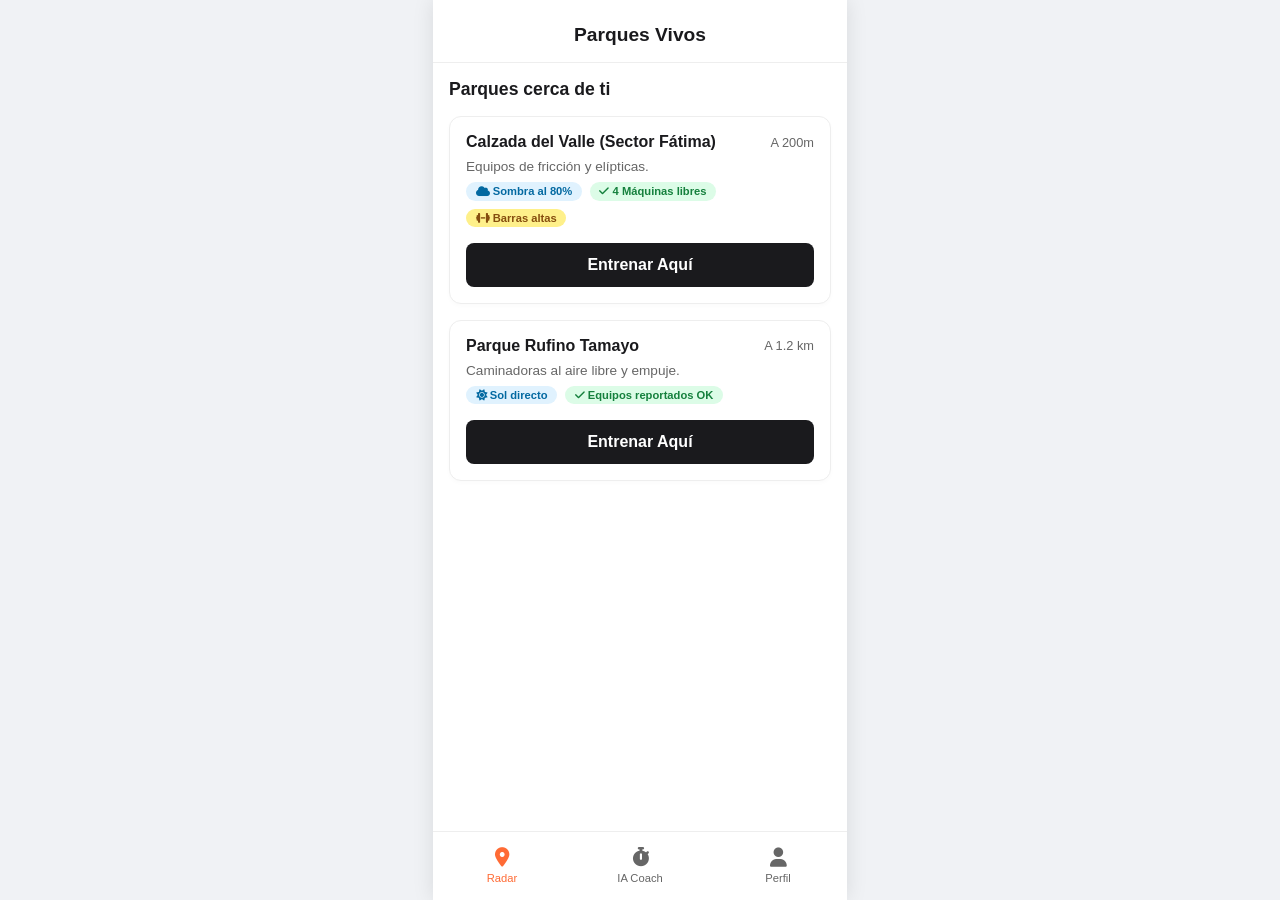
<file: parques.html>
<!DOCTYPE html>
<html lang="es">
<head>
    <meta charset="UTF-8">
    <meta name="viewport" content="width=device-width, initial-scale=1.0, maximum-scale=1.0, user-scalable=no">
    <title>Parques Vivos - App MVP</title>
    <link rel="stylesheet" href="https://cdnjs.cloudflare.com/ajax/libs/font-awesome/6.4.0/css/all.min.css">
    <style>
        /* Variables y Reset */
        :root {
            --bg-color: #f0f2f5;
            --app-bg: #ffffff;
            --primary: #FF6B35; /* Naranja vibrante */
            --text-dark: #1A1A1D;
            --text-light: #666;
            --success: #28a745;
        }
        * { margin: 0; padding: 0; box-sizing: border-box; font-family: -apple-system, BlinkMacSystemFont, "Segoe UI", Roboto, Helvetica, Arial, sans-serif; }
        
        /* Contenedor simulando celular */
        body { background-color: var(--bg-color); display: flex; justify-content: center; height: 100vh; overflow: hidden; }
        #app-container {
            width: 100%; max-width: 414px; /* Ancho típico de un iPhone Max */
            background-color: var(--app-bg); height: 100%; position: relative;
            display: flex; flex-direction: column; box-shadow: 0 0 20px rgba(0,0,0,0.1);
        }

        /* Header */
        header { padding: 1.5rem 1rem 1rem; background: var(--app-bg); border-bottom: 1px solid #eee; text-align: center; }
        header h1 { font-size: 1.2rem; color: var(--text-dark); font-weight: 700; }

        /* Vistas (Tabs) */
        .view { flex: 1; overflow-y: auto; padding: 1rem; display: none; padding-bottom: 80px; }
        .view.active { display: block; }
        
        h2 { font-size: 1.1rem; margin-bottom: 1rem; color: var(--text-dark); }

        /* Tarjetas de Parques (Radar) */
        .park-card { background: #fff; border: 1px solid #eee; border-radius: 12px; padding: 1rem; margin-bottom: 1rem; box-shadow: 0 2px 5px rgba(0,0,0,0.02); }
        .park-header { display: flex; justify-content: space-between; align-items: center; margin-bottom: 0.5rem; }
        .park-title { font-weight: bold; color: var(--text-dark); }
        .distance { font-size: 0.8rem; color: var(--text-light); }
        .tags { display: flex; gap: 0.5rem; flex-wrap: wrap; margin-top: 0.5rem; }
        .tag { font-size: 0.7rem; padding: 0.2rem 0.6rem; border-radius: 20px; font-weight: bold; }
        .tag.sombra { background: #e0f2fe; color: #0369a1; }
        .tag.ok { background: #dcfce7; color: #15803d; }
        .tag.barras { background: #fef08a; color: #854d0e; }
        .btn-start { display: block; width: 100%; text-align: center; background: var(--text-dark); color: white; padding: 0.8rem; border-radius: 8px; margin-top: 1rem; text-decoration: none; font-weight: bold; }

        /* Vista Entrenador IA */
        .ai-trainer { text-align: center; padding-top: 2rem; }
        .machine-icon { font-size: 4rem; color: var(--primary); margin-bottom: 1rem; }
        .timer-circle {
            width: 200px; height: 200px; border: 8px solid #eee; border-radius: 50%;
            margin: 2rem auto; display: flex; align-items: center; justify-content: center;
            font-size: 3rem; font-weight: bold; color: var(--text-dark); border-top-color: var(--primary);
        }
        .ai-instructions { background: #f8f9fa; padding: 1rem; border-radius: 8px; margin-bottom: 2rem; color: var(--text-light); font-size: 0.95rem; }
        .btn-action { background: var(--primary); color: white; border: none; padding: 1rem 2rem; font-size: 1.1rem; border-radius: 30px; font-weight: bold; width: 80%; }

        /* Vista Perfil & Gamificación */
        .profile-header { text-align: center; margin-bottom: 2rem; }
        .avatar { width: 80px; height: 80px; background: #eee; border-radius: 50%; margin: 0 auto 1rem; display: flex; align-items: center; justify-content: center; font-size: 2rem; color: #ccc; }
        .stats-grid { display: grid; grid-template-columns: 1fr 1fr; gap: 1rem; margin-bottom: 2rem; }
        .stat-box { background: #f8f9fa; padding: 1rem; border-radius: 12px; text-align: center; }
        .stat-value { font-size: 1.5rem; font-weight: bold; color: var(--primary); }
        .stat-label { font-size: 0.8rem; color: var(--text-light); }
        
        /* El Pitch Discreto */
        .partner-pitch { background: var(--text-dark); color: white; padding: 1.5rem; border-radius: 12px; text-align: center; margin-top: 2rem; }
        .partner-pitch h3 { font-size: 1rem; margin-bottom: 0.5rem; color: white; }
        .partner-pitch p { font-size: 0.85rem; color: #aaa; margin-bottom: 1rem; }
        .btn-pitch { background: transparent; border: 1px solid white; color: white; padding: 0.5rem 1rem; border-radius: 5px; font-size: 0.85rem; cursor: pointer; }

        /* Modal Socios */
        #modal-socios { display: none; position: absolute; top: 0; left: 0; width: 100%; height: 100%; background: rgba(0,0,0,0.8); z-index: 2000; justify-content: center; align-items: center; padding: 1rem; }
        .modal-content { background: white; padding: 2rem; border-radius: 12px; width: 100%; text-align: center; }
        .modal-content input, .modal-content textarea { width: 100%; padding: 0.8rem; margin-bottom: 1rem; border: 1px solid #ccc; border-radius: 5px; }
        .modal-content button { background: var(--primary); color: white; border: none; padding: 0.8rem; width: 100%; border-radius: 5px; font-weight: bold; margin-bottom: 0.5rem;}
        .close-modal { background: transparent !important; color: var(--text-light) !important; border: 1px solid #ccc !important; }

        /* Navegación Inferior */
        nav {
            position: absolute; bottom: 0; width: 100%; background: white;
            display: flex; justify-content: space-around; padding: 1rem 0;
            border-top: 1px solid #eee; z-index: 100;
        }
        .nav-item { text-align: center; color: var(--text-light); text-decoration: none; font-size: 0.7rem; cursor: pointer; flex: 1; }
        .nav-item i { display: block; font-size: 1.2rem; margin-bottom: 0.3rem; }
        .nav-item.active { color: var(--primary); }
    </style>
</head>
<body>

<div id="app-container">
    
    <header>
        <h1>Parques Vivos</h1>
    </header>

    <div id="view-radar" class="view active">
        <h2>Parques cerca de ti</h2>
        
        <div class="park-card">
            <div class="park-header">
                <span class="park-title">Calzada del Valle (Sector Fátima)</span>
                <span class="distance">A 200m</span>
            </div>
            <p style="font-size: 0.85rem; color: #666;">Equipos de fricción y elípticas.</p>
            <div class="tags">
                <span class="tag sombra"><i class="fa-solid fa-cloud"></i> Sombra al 80%</span>
                <span class="tag ok"><i class="fa-solid fa-check"></i> 4 Máquinas libres</span>
                <span class="tag barras"><i class="fa-solid fa-dumbbell"></i> Barras altas</span>
            </div>
            <a href="#" class="btn-start" onclick="switchTab('trainer')">Entrenar Aquí</a>
        </div>

        <div class="park-card">
            <div class="park-header">
                <span class="park-title">Parque Rufino Tamayo</span>
                <span class="distance">A 1.2 km</span>
            </div>
            <p style="font-size: 0.85rem; color: #666;">Caminadoras al aire libre y empuje.</p>
            <div class="tags">
                <span class="tag sombra"><i class="fa-solid fa-sun"></i> Sol directo</span>
                <span class="tag ok"><i class="fa-solid fa-check"></i> Equipos reportados OK</span>
            </div>
            <a href="#" class="btn-start" onclick="switchTab('trainer')">Entrenar Aquí</a>
        </div>
    </div>

    <div id="view-trainer" class="view">
        <div class="ai-trainer">
            <i class="fa-solid fa-person-walking machine-icon"></i>
            <h2>Elíptica al Aire Libre</h2>
            
            <div class="ai-instructions">
                <strong>Instrucción IA:</strong><br>
                Mantén un ritmo donde puedas mantener una conversación. No uses resistencia todavía. 
            </div>

            <div class="timer-circle" id="timerDisplay">01:00</div>
            
            <button class="btn-action" id="btnTimer" onclick="startTimer()">Iniciar Serie 1</button>
            <p style="margin-top: 1rem; font-size: 0.8rem; color: #999;">Serie 1 de 3 completadas</p>
        </div>
    </div>

    <div id="view-profile" class="view">
        <div class="profile-header">
            <div class="avatar"><i class="fa-solid fa-user"></i></div>
            <h2>Usuario Activo</h2>
            <p style="color: var(--text-light); font-size: 0.9rem;">Nivel: Principiante</p>
        </div>

        <div class="stats-grid">
            <div class="stat-box">
                <div class="stat-value">3</div>
                <div class="stat-label">Días de Racha</div>
            </div>
            <div class="stat-box">
                <div class="stat-value">45</div>
                <div class="stat-label">Min. esta semana</div>
            </div>
        </div>

        <div class="partner-pitch">
            <h3>🛠️ Construyendo Parques Vivos</h3>
            <p>Este MVP es solo el inicio. Buscamos desarrolladores e inversionistas para escalar el impacto en la salud pública.</p>
            <button class="btn-pitch" onclick="document.getElementById('modal-socios').style.display='flex'">Ver código / Unirse al proyecto</button>
        </div>
    </div>

    <div id="modal-socios">
        <div class="modal-content">
            <h2>Acceso a Socios</h2>
            <p style="font-size: 0.85rem; color: #666; margin-bottom: 1rem;">Déjanos tus datos para enviarte el repositorio de GitHub y el Pitch Deck formal.</p>
            <input type="text" placeholder="Nombre / Perfil (Ej. Dev iOS)">
            <input type="email" placeholder="Correo">
            <button onclick="alert('Datos enviados. ¡Hablamos pronto!'); document.getElementById('modal-socios').style.display='none'">Solicitar Acceso</button>
            <button class="close-modal" onclick="document.getElementById('modal-socios').style.display='none'">Cerrar</button>
        </div>
    </div>

    <nav>
        <div class="nav-item active" onclick="switchTab('radar')" id="nav-radar">
            <i class="fa-solid fa-location-dot"></i> Radar
        </div>
        <div class="nav-item" onclick="switchTab('trainer')" id="nav-trainer">
            <i class="fa-solid fa-stopwatch"></i> IA Coach
        </div>
        <div class="nav-item" onclick="switchTab('profile')" id="nav-profile">
            <i class="fa-solid fa-user"></i> Perfil
        </div>
    </nav>

</div>

<script>
    // Lógica para cambiar de pestañas
    function switchTab(tabId) {
        // Ocultar todas las vistas
        document.querySelectorAll('.view').forEach(view => view.classList.remove('active'));
        // Quitar estado activo de los botones
        document.querySelectorAll('.nav-item').forEach(nav => nav.classList.remove('active'));
        
        // Mostrar vista seleccionada
        document.getElementById('view-' + tabId).classList.add('active');
        document.getElementById('nav-' + tabId).classList.add('active');
    }

    // Lógica simple del temporizador
    let timeLeft = 60;
    let timerId = null;
    function startTimer() {
        const btn = document.getElementById('btnTimer');
        if(timerId) return; // Ya está corriendo
        
        btn.innerText = "Trabajando...";
        btn.style.background = "#28a745";

        timerId = setInterval(() => {
            timeLeft--;
            let m = Math.floor(timeLeft / 60);
            let s = timeLeft % 60;
            document.getElementById('timerDisplay').innerText = 
                `0${m}:${s < 10 ? '0' : ''}${s}`;

            if(timeLeft <= 0) {
                clearInterval(timerId);
                timerId = null;
                timeLeft = 60; // Reset
                btn.innerText = "¡Serie Completada!";
                document.getElementById('timerDisplay').innerText = "01:00";
                setTimeout(() => {
                    btn.innerText = "Iniciar Serie 2";
                    btn.style.background = "var(--primary)";
                }, 3000);
            }
        }, 1000);
    }
</script>

</body>
</html>
</file>
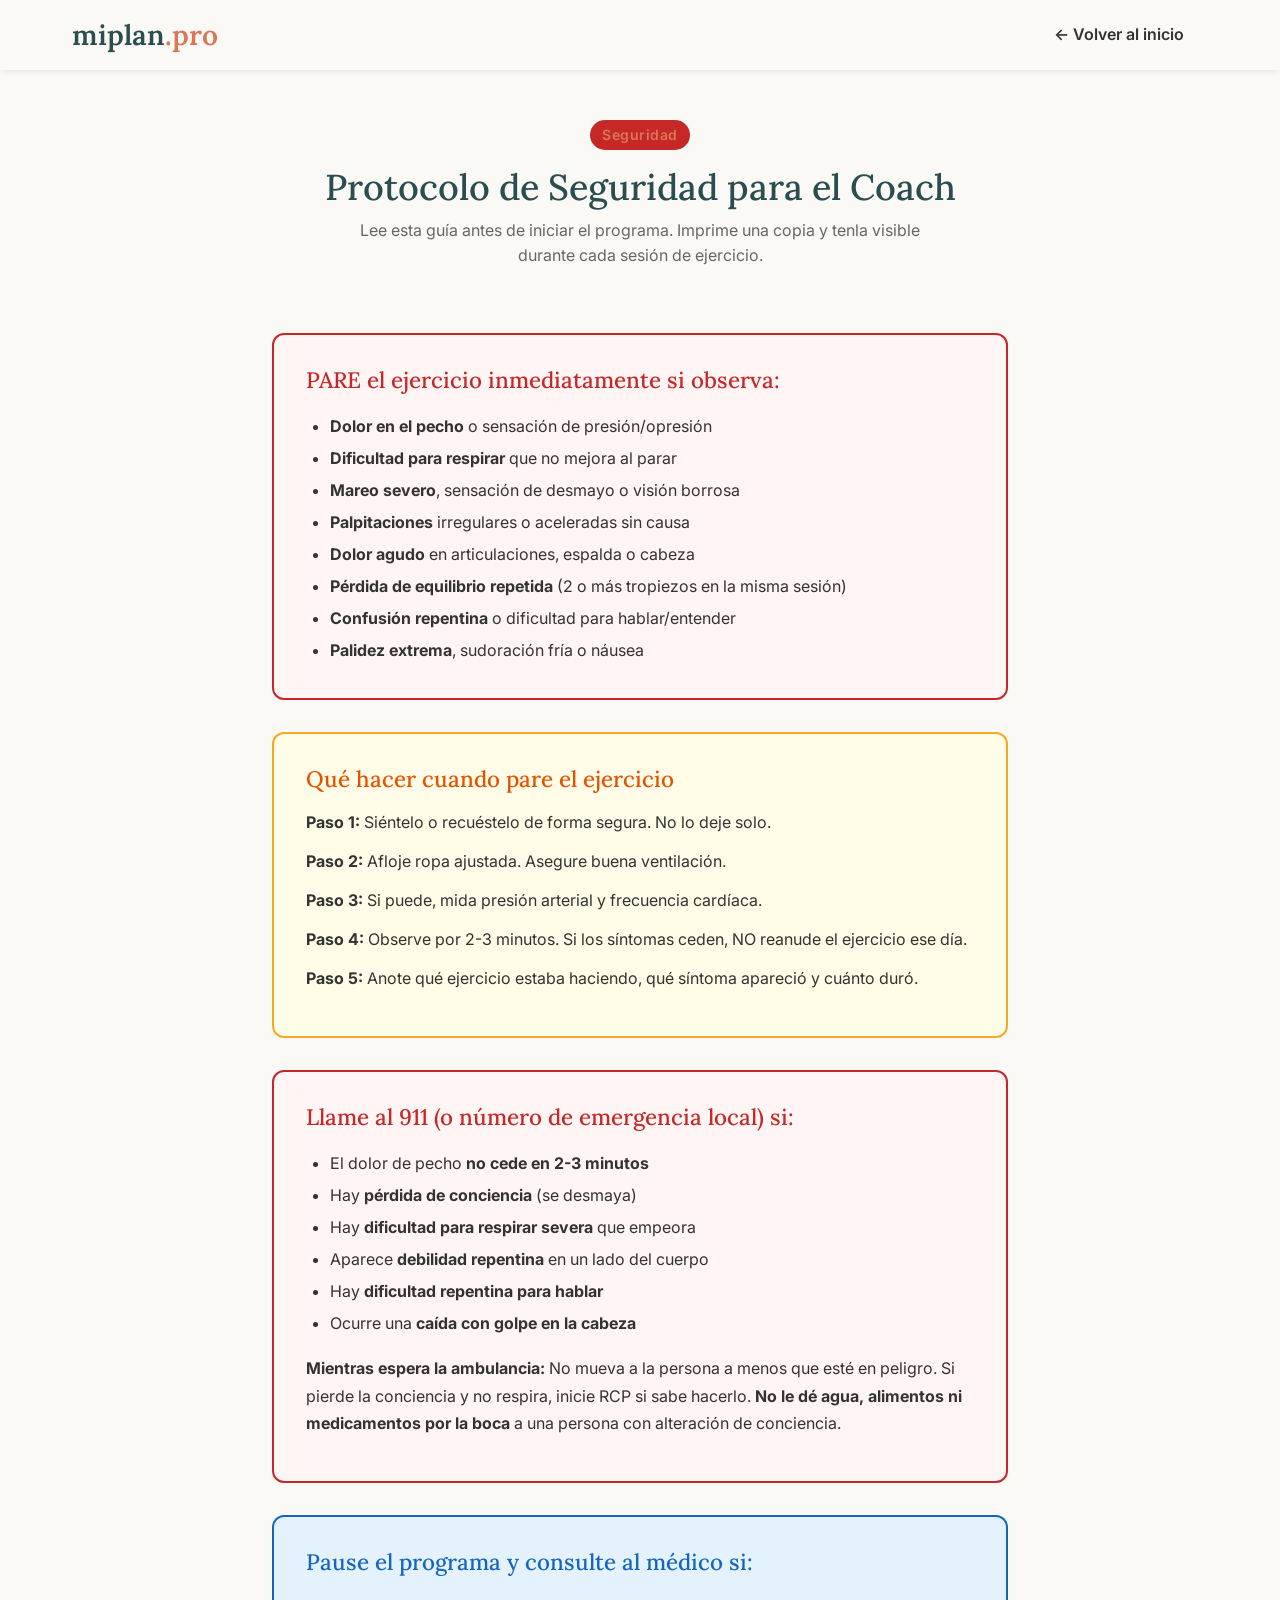
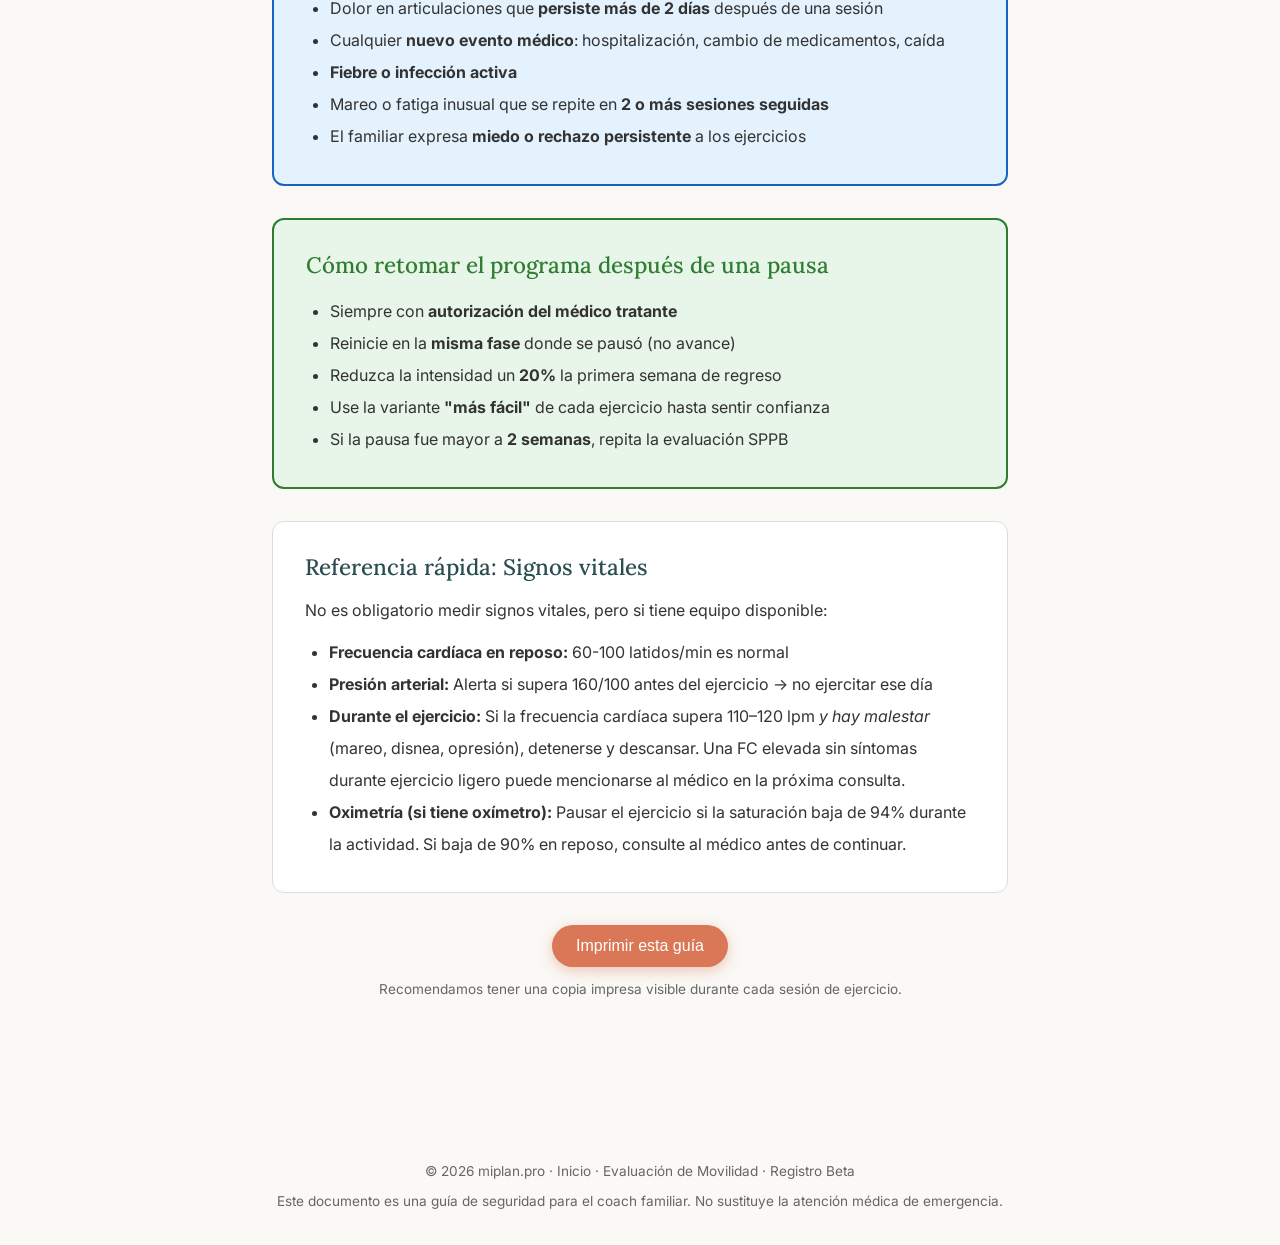
<file: protocolo-emergencia.html>
<!DOCTYPE html>
<html lang="es">
<head>
    <meta charset="UTF-8">
    <meta name="viewport" content="width=device-width, initial-scale=1.0">
    <title>Protocolo de Seguridad | miplan.pro</title>
    <meta name="description" content="Guía de seguridad para el coach: cuándo parar, qué hacer ante una emergencia y cuándo buscar ayuda médica.">
    <meta name="robots" content="noindex, nofollow">
    <link rel="preconnect" href="https://fonts.googleapis.com">
    <link rel="preconnect" href="https://fonts.gstatic.com" crossorigin>
    <link href="https://fonts.googleapis.com/css2?family=Inter:wght@300;400;500;600&family=Lora:ital,wght@0,400;0,500;0,600;1,400&display=swap" rel="stylesheet">
    <link rel="stylesheet" href="css/style.css">
    <style>
        body { background-color: var(--bg-base); }
        .protocol-container { max-width: 800px; margin: 0 auto; padding: 120px var(--space-md) var(--space-xl); }
        .protocol-header { text-align: center; margin-bottom: var(--space-lg); }
        .protocol-header h1 { font-size: 2.25rem; color: var(--secondary); margin-bottom: var(--space-xs); }
        .protocol-header p { color: var(--text-muted); max-width: 600px; margin: 0 auto; }

        .alert-card { border-radius: var(--radius-md); padding: 2rem; margin-bottom: 2rem; }
        .alert-red { background: #fff5f5; border: 2px solid #c62828; }
        .alert-red h2 { color: #c62828; }
        .alert-yellow { background: #fffde7; border: 2px solid #f9a825; }
        .alert-yellow h2 { color: #e65100; }
        .alert-green { background: #e8f5e9; border: 2px solid #2e7d32; }
        .alert-green h2 { color: #2e7d32; }
        .alert-blue { background: #e3f2fd; border: 2px solid #1565c0; }
        .alert-blue h2 { color: #1565c0; }

        .alert-card h2 { font-size: 1.4rem; margin-bottom: 1rem; }
        .alert-card ul { margin-left: 1.5rem; line-height: 2; color: var(--text-main); }
        .alert-card p { color: var(--text-main); line-height: 1.7; margin-bottom: 0.75rem; }

        .print-btn { margin-top: 2rem; text-align: center; }

        @media print {
            .navbar, .print-btn, .no-print { display: none !important; }
            .protocol-container { padding: 1rem; }
            .alert-card { break-inside: avoid; page-break-inside: avoid; }
        }
    </style>
</head>
<body>

    <header class="navbar" style="height: 70px; box-shadow: var(--shadow-sm);">
        <div class="container nav-container">
            <div class="logo">
                <a href="index.html">miplan<span>.pro</span></a>
            </div>
            <div class="nav-actions">
                <a href="index.html" class="btn btn-link">← Volver al inicio</a>
            </div>
        </div>
    </header>

    <!-- El contenedor principal es extraído dinámicamente por js/modal.js para mostrarse en ventanas emergentes -->
    <main class="protocol-container">

        <div class="protocol-header">
            <span class="badge" style="background: #c62828;">Seguridad</span>
            <h1>Protocolo de Seguridad para el Coach</h1>
            <p>Lee esta guía antes de iniciar el programa. Imprime una copia y tenla visible durante cada sesión de ejercicio.</p>
        </div>

        <!-- ROJO: Parar inmediatamente -->
        <div class="alert-card alert-red">
            <h2>PARE el ejercicio inmediatamente si observa:</h2>
            <ul>
                <li><strong>Dolor en el pecho</strong> o sensación de presión/opresión</li>
                <li><strong>Dificultad para respirar</strong> que no mejora al parar</li>
                <li><strong>Mareo severo</strong>, sensación de desmayo o visión borrosa</li>
                <li><strong>Palpitaciones</strong> irregulares o aceleradas sin causa</li>
                <li><strong>Dolor agudo</strong> en articulaciones, espalda o cabeza</li>
                <li><strong>Pérdida de equilibrio repetida</strong> (2 o más tropiezos en la misma sesión)</li>
                <li><strong>Confusión repentina</strong> o dificultad para hablar/entender</li>
                <li><strong>Palidez extrema</strong>, sudoración fría o náusea</li>
            </ul>
        </div>

        <!-- AMARILLO: Qué hacer -->
        <div class="alert-card alert-yellow">
            <h2>Qué hacer cuando pare el ejercicio</h2>
            <p><strong>Paso 1:</strong> Siéntelo o recuéstelo de forma segura. No lo deje solo.</p>
            <p><strong>Paso 2:</strong> Afloje ropa ajustada. Asegure buena ventilación.</p>
            <p><strong>Paso 3:</strong> Si puede, mida presión arterial y frecuencia cardíaca.</p>
            <p><strong>Paso 4:</strong> Observe por 2-3 minutos. Si los síntomas ceden, NO reanude el ejercicio ese día.</p>
            <p><strong>Paso 5:</strong> Anote qué ejercicio estaba haciendo, qué síntoma apareció y cuánto duró.</p>
        </div>

        <!-- ROJO: Cuándo llamar al 911 -->
        <div class="alert-card alert-red">
            <h2>Llame al 911 (o número de emergencia local) si:</h2>
            <ul>
                <li>El dolor de pecho <strong>no cede en 2-3 minutos</strong></li>
                <li>Hay <strong>pérdida de conciencia</strong> (se desmaya)</li>
                <li>Hay <strong>dificultad para respirar severa</strong> que empeora</li>
                <li>Aparece <strong>debilidad repentina</strong> en un lado del cuerpo</li>
                <li>Hay <strong>dificultad repentina para hablar</strong></li>
                <li>Ocurre una <strong>caída con golpe en la cabeza</strong></li>
            </ul>
            <p style="margin-top: 1rem;"><strong>Mientras espera la ambulancia:</strong> No mueva a la persona a menos que esté en peligro. Si pierde la conciencia y no respira, inicie RCP si sabe hacerlo. <strong>No le dé agua, alimentos ni medicamentos por la boca</strong> a una persona con alteración de conciencia.</p>
        </div>

        <!-- AZUL: Cuándo pausar el programa -->
        <div class="alert-card alert-blue">
            <h2>Pause el programa y consulte al médico si:</h2>
            <ul>
                <li>Dolor en articulaciones que <strong>persiste más de 2 días</strong> después de una sesión</li>
                <li>Cualquier <strong>nuevo evento médico</strong>: hospitalización, cambio de medicamentos, caída</li>
                <li><strong>Fiebre o infección activa</strong></li>
                <li>Mareo o fatiga inusual que se repite en <strong>2 o más sesiones seguidas</strong></li>
                <li>El familiar expresa <strong>miedo o rechazo persistente</strong> a los ejercicios</li>
            </ul>
        </div>

        <!-- VERDE: Cómo retomar -->
        <div class="alert-card alert-green">
            <h2>Cómo retomar el programa después de una pausa</h2>
            <ul>
                <li>Siempre con <strong>autorización del médico tratante</strong></li>
                <li>Reinicie en la <strong>misma fase</strong> donde se pausó (no avance)</li>
                <li>Reduzca la intensidad un <strong>20%</strong> la primera semana de regreso</li>
                <li>Use la variante <strong>"más fácil"</strong> de cada ejercicio hasta sentir confianza</li>
                <li>Si la pausa fue mayor a <strong>2 semanas</strong>, repita la evaluación SPPB</li>
            </ul>
        </div>

        <!-- Signos vitales básicos -->
        <div class="alert-card" style="background: var(--bg-surface); border: 1px solid #ddd;">
            <h2 style="color: var(--secondary);">Referencia rápida: Signos vitales</h2>
            <p>No es obligatorio medir signos vitales, pero si tiene equipo disponible:</p>
            <ul>
                <li><strong>Frecuencia cardíaca en reposo:</strong> 60-100 latidos/min es normal</li>
                <li><strong>Presión arterial:</strong> Alerta si supera 160/100 antes del ejercicio → no ejercitar ese día</li>
                <li><strong>Durante el ejercicio:</strong> Si la frecuencia cardíaca supera 110–120 lpm <em>y hay malestar</em> (mareo, disnea, opresión), detenerse y descansar. Una FC elevada sin síntomas durante ejercicio ligero puede mencionarse al médico en la próxima consulta.</li>
                <li><strong>Oximetría (si tiene oxímetro):</strong> Pausar el ejercicio si la saturación baja de 94% durante la actividad. Si baja de 90% en reposo, consulte al médico antes de continuar.</li>
            </ul>
        </div>

        <div class="print-btn">
            <button class="btn btn-primary" onclick="window.print()">Imprimir esta guía</button>
            <p style="color: var(--text-muted); font-size: 0.85rem; margin-top: 0.75rem;">Recomendamos tener una copia impresa visible durante cada sesión de ejercicio.</p>
        </div>

    </main>

    <footer style="text-align: center; padding: 2rem var(--space-md); color: var(--text-muted); font-size: 0.85rem; border-top: 1px solid var(--bg-base); margin-top: 2rem;">
        <p>© 2026 miplan.pro · <a href="index.html">Inicio</a> · <a href="sppb-test.html">Evaluación de Movilidad</a> · <a href="registro-beta.html">Registro Beta</a></p>
        <p style="margin-top: 0.5rem;">Este documento es una guía de seguridad para el coach familiar. No sustituye la atención médica de emergencia.</p>
    </footer>

</body>
</html>
</file>
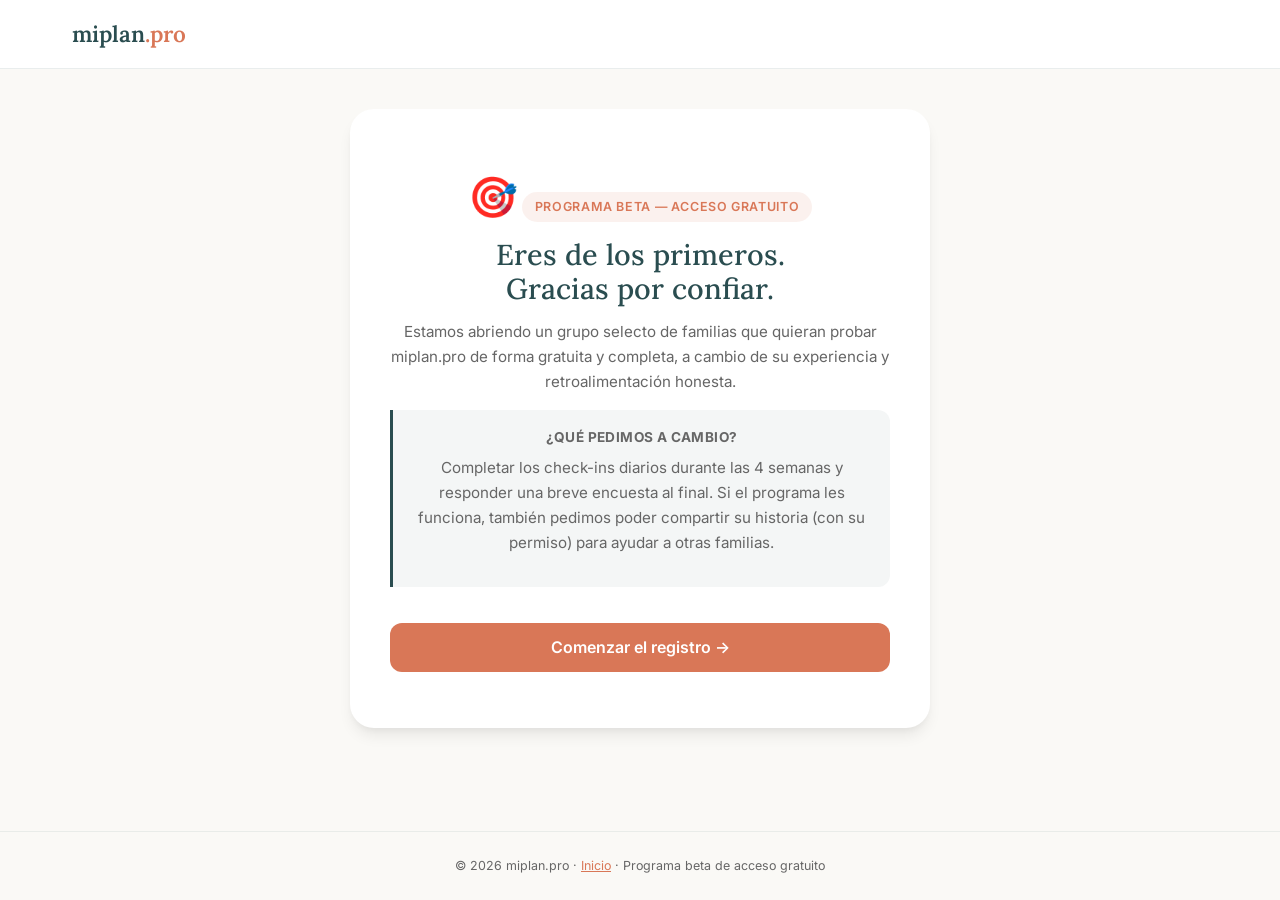
<file: registro-beta.html>
<!DOCTYPE html>
<html lang="es">

<head>
    <meta charset="UTF-8">
    <meta name="viewport" content="width=device-width, initial-scale=1.0">
    <title>Registro Beta — miplan.pro</title>
    <meta name="robots" content="noindex, nofollow">
    <link rel="preconnect" href="https://fonts.googleapis.com">
    <link rel="preconnect" href="https://fonts.gstatic.com" crossorigin>
    <link
        href="https://fonts.googleapis.com/css2?family=Inter:wght@300;400;500;600&family=Lora:ital,wght@0,400;0,500;0,600;1,400&display=swap"
        rel="stylesheet">
    <link rel="stylesheet" href="css/style.css">
    <link rel="stylesheet" href="css/registro-beta.css">
</head>

<body class="registro-page">

    <!-- Header -->
    <header class="registro-header">
        <div class="container">
            <div class="logo">
                <a href="index.html">miplan<span>.pro</span></a>
            </div>
        </div>
    </header>

    <!-- Progress Bar -->
    <div class="progress-bar-wrap" id="progress-bar-wrap">
        <div class="progress-steps" id="progress-steps">
            <div class="progress-step active" data-step="1">
                <div class="step-dot"><span>1</span></div>
                <div class="step-label">Tus datos</div>
            </div>
            <div class="progress-step" data-step="2">
                <div class="step-dot"><span>2</span></div>
                <div class="step-label">Elegibilidad</div>
            </div>
            <div class="progress-step" data-step="3">
                <div class="step-dot"><span>3</span></div>
                <div class="step-label">Términos</div>
            </div>
            <div class="progress-step" data-step="4">
                <div class="step-dot"><span>4</span></div>
                <div class="step-label">Listo</div>
            </div>
        </div>
    </div>

    <!-- Main -->
    <main class="registro-main">
        <div class="form-card">

            <!-- ===== INTRO ===== -->
            <div class="step-panel active" id="panel-intro">
                <div class="route-screen">
                    <span class="intro-icon">🎯</span>
                    <span class="intro-badge">Programa Beta — Acceso Gratuito</span>
                    <h1 class="intro-title">Eres de los primeros.<br>Gracias por confiar.</h1>
                    <p class="intro-subtitle">Estamos abriendo un grupo selecto de familias que quieran probar
                        miplan.pro de forma gratuita y completa, a cambio de su experiencia y retroalimentación honesta.</p>
                    <div class="intro-commitment">
                        <p><strong>¿Qué pedimos a cambio?</strong>
                            Completar los check-ins diarios durante las 4 semanas y responder una breve encuesta
                            al final. Si el programa les funciona, también pedimos poder compartir su historia
                            (con su permiso) para ayudar a otras familias.</p>
                    </div>
                    <button class="btn-start" id="btn-intro-start">Comenzar el registro →</button>
                </div>
            </div>

            <!-- ===== PASO 1: Datos básicos ===== -->
            <div class="step-panel" id="panel-step1">
                <button class="btn-back" id="back-to-intro">← Regresar</button>
                <h2 class="step-title">Paso 1: Datos del Coach</h2>
                <p class="step-subtitle">Cuéntanos sobre ti y sobre tu campeón o campeona.</p>

                <div class="form-divider"><span>El Coach (tú)</span></div>

                <div class="form-group">
                    <label for="coach-nombre">Tu nombre completo <span class="label-hint">*</span></label>
                    <input type="text" id="coach-nombre" name="Nombre del Coach" placeholder="Ej. Ana López García" autocomplete="name">
                    <span class="error-msg" id="err-coach-nombre">Por favor ingresa tu nombre.</span>
                </div>

                <div class="form-group">
                    <label for="coach-email">Tu correo electrónico <span class="label-hint">*</span></label>
                    <input type="email" id="coach-email" name="Correo del Coach" placeholder="tu@correo.com" autocomplete="email">
                    <span class="error-msg" id="err-coach-email">Por favor ingresa un correo válido.</span>
                </div>

                <div class="form-group">
                    <label for="coach-whatsapp">Tu número de WhatsApp <span class="label-hint">* (incluye código de país)</span></label>
                    <input type="tel" id="coach-whatsapp" name="WhatsApp del Coach" placeholder="+52 55 1234 5678" autocomplete="tel">
                    <span class="error-msg" id="err-coach-whatsapp">Por favor ingresa tu número de WhatsApp.</span>
                </div>

                <div class="form-group">
                    <label for="coach-ciudad">Ciudad <span class="label-hint">*</span></label>
                    <input type="text" id="coach-ciudad" name="Ciudad" placeholder="Ej. Ciudad de México">
                    <span class="error-msg" id="err-coach-ciudad">Por favor ingresa tu ciudad.</span>
                </div>

                <div class="form-divider"><span>El Campeón / Campeona</span></div>

                <div class="form-group">
                    <label for="campeon-nombre">Nombre de tu familiar <span class="label-hint">*</span></label>
                    <input type="text" id="campeon-nombre" name="Nombre del Campeón/a" placeholder="Ej. María">
                    <span class="error-msg" id="err-campeon-nombre">Por favor ingresa su nombre.</span>
                </div>

                <div class="form-group">
                    <label for="campeon-relacion">Tu relación con él/ella <span class="label-hint">*</span></label>
                    <select id="campeon-relacion" name="Relación con el Campeón/a">
                        <option value="">— Selecciona —</option>
                        <option value="hijo/a">Hijo/a</option>
                        <option value="nieto/a">Nieto/a</option>
                        <option value="pareja">Pareja</option>
                        <option value="hermano/a">Hermano/a</option>
                        <option value="sobrino/a">Sobrino/a</option>
                        <option value="cuidador profesional">Cuidador profesional</option>
                        <option value="otro">Otro</option>
                    </select>
                    <span class="error-msg" id="err-campeon-relacion">Por favor selecciona una opción.</span>
                </div>

                <div class="form-group">
                    <label for="campeon-edad">Edad aproximada de tu familiar <span class="label-hint">*</span></label>
                    <select id="campeon-edad" name="Edad del Campeón/a">
                        <option value="">— Selecciona —</option>
                        <option value="60-64">60–64 años</option>
                        <option value="65-69">65–69 años</option>
                        <option value="70-74">70–74 años</option>
                        <option value="75-79">75–79 años</option>
                        <option value="80-84">80–84 años</option>
                        <option value="85+">85 años o más</option>
                    </select>
                    <span class="error-msg" id="err-campeon-edad">Por favor selecciona una opción.</span>
                </div>

                <button class="btn-next" id="btn-step1-next">Continuar →</button>
            </div>

            <!-- ===== PASO 2: Cuestionario de Elegibilidad ===== -->
            <div class="step-panel" id="panel-step2">
                <button class="btn-back" id="back-to-step1">← Regresar</button>
                <h2 class="step-title">Paso 2: Cuestionario de Elegibilidad</h2>
                <p class="step-subtitle">Responde con honestidad sobre la situación actual de tu familiar. No hay respuestas
                    correctas o incorrectas: queremos conocer su situación para orientarte bien.</p>

                <!-- SECCIÓN A: Alertas inmediatas -->
                <h3 class="q-section-title">Sección A — Situaciones de alerta</h3>
                <p class="q-section-desc">¿Tu familiar está atravesando actualmente alguna de estas situaciones? (Responde
                    Sí o No en cada una)</p>

                <div class="q-item">
                    <div class="q-item-label">¿Se recupera de una cirugía, fractura o procedimiento médico
                        <strong>en los últimos 3 meses</strong>?</div>
                    <div class="radio-group">
                        <label class="radio-option">
                            <input type="radio" name="a1" value="si">
                            <span class="radio-label">Sí</span>
                        </label>
                        <label class="radio-option no-option">
                            <input type="radio" name="a1" value="no">
                            <span class="radio-label">No</span>
                        </label>
                    </div>
                </div>

                <div class="q-item">
                    <div class="q-item-label">¿Tuvo un evento cardiovascular reciente (infarto, derrame, ACV)
                        <strong>en los últimos 6 meses</strong>?</div>
                    <div class="radio-group">
                        <label class="radio-option">
                            <input type="radio" name="a2" value="si">
                            <span class="radio-label">Sí</span>
                        </label>
                        <label class="radio-option no-option">
                            <input type="radio" name="a2" value="no">
                            <span class="radio-label">No</span>
                        </label>
                    </div>
                </div>

                <div class="q-item">
                    <div class="q-item-label">¿Tiene dolor articular intenso <strong>sin diagnóstico</strong>
                        o sin tratamiento médico activo?</div>
                    <div class="radio-group">
                        <label class="radio-option">
                            <input type="radio" name="a3" value="si">
                            <span class="radio-label">Sí</span>
                        </label>
                        <label class="radio-option no-option">
                            <input type="radio" name="a3" value="no">
                            <span class="radio-label">No</span>
                        </label>
                    </div>
                </div>

                <div class="q-item">
                    <div class="q-item-label">¿Le han indicado reposo o restricción de actividad física
                        por un médico recientemente?</div>
                    <div class="radio-group">
                        <label class="radio-option">
                            <input type="radio" name="a4" value="si">
                            <span class="radio-label">Sí</span>
                        </label>
                        <label class="radio-option no-option">
                            <input type="radio" name="a4" value="no">
                            <span class="radio-label">No</span>
                        </label>
                    </div>
                </div>

                <div class="q-item">
                    <div class="q-item-label">¿Se encuentra en etapa avanzada de una enfermedad que requiere
                        supervisión médica directa constante?</div>
                    <div class="radio-group">
                        <label class="radio-option">
                            <input type="radio" name="a5" value="si">
                            <span class="radio-label">Sí</span>
                        </label>
                        <label class="radio-option no-option">
                            <input type="radio" name="a5" value="no">
                            <span class="radio-label">No</span>
                        </label>
                    </div>
                </div>

                <div class="q-item">
                    <div class="q-item-label">¿Tiene <strong>hipertensión arterial no controlada</strong> (sin tratamiento o mal controlada) <strong>o fibrilación auricular no controlada</strong>?</div>
                    <div class="radio-group">
                        <label class="radio-option">
                            <input type="radio" name="a6" value="si">
                            <span class="radio-label">Sí</span>
                        </label>
                        <label class="radio-option no-option">
                            <input type="radio" name="a6" value="no">
                            <span class="radio-label">No</span>
                        </label>
                    </div>
                </div>

                <div class="q-item">
                    <div class="q-item-label">¿Tiene <strong>neuropatía diabética</strong>, <strong>vértigo recurrente (VPPB)</strong> o algún <strong>trastorno del equilibrio diagnosticado</strong>?</div>
                    <div class="radio-group">
                        <label class="radio-option">
                            <input type="radio" name="a7" value="si">
                            <span class="radio-label">Sí</span>
                        </label>
                        <label class="radio-option no-option">
                            <input type="radio" name="a7" value="no">
                            <span class="radio-label">No</span>
                        </label>
                    </div>
                </div>

                <div class="q-item">
                    <div class="q-item-label">¿Tiene <strong>osteoporosis severa con fracturas por compresión</strong> o <strong>EPOC severo</strong> que limite la actividad física?</div>
                    <div class="radio-group">
                        <label class="radio-option">
                            <input type="radio" name="a8" value="si">
                            <span class="radio-label">Sí</span>
                        </label>
                        <label class="radio-option no-option">
                            <input type="radio" name="a8" value="no">
                            <span class="radio-label">No</span>
                        </label>
                    </div>
                </div>

                <!-- SECCIÓN B: Condiciones controladas -->
                <h3 class="q-section-title" style="margin-top: 1.75rem;">Sección B — Condiciones presentes y controladas</h3>
                <p class="q-section-desc">Marca todas las que apliquen. Tener alguna de estas condiciones
                    <strong>no impide</strong> participar, pero nos ayuda a darte las recomendaciones correctas.</p>

                <div class="checkbox-group" id="seccion-b-checks">
                    <label class="checkbox-item">
                        <input type="checkbox" name="b_condiciones" value="diabetes">
                        <span>Diabetes (controlada con medicamento o dieta)</span>
                    </label>
                    <label class="checkbox-item">
                        <input type="checkbox" name="b_condiciones" value="hipertension">
                        <span>Hipertensión arterial (controlada)</span>
                    </label>
                    <label class="checkbox-item">
                        <input type="checkbox" name="b_condiciones" value="artritis_artrosis">
                        <span>Artritis o artrosis diagnosticada</span>
                    </label>
                    <label class="checkbox-item">
                        <input type="checkbox" name="b_condiciones" value="osteoporosis">
                        <span>Osteoporosis</span>
                    </label>
                    <label class="checkbox-item">
                        <input type="checkbox" name="b_condiciones" value="cardiopatia">
                        <span>Cardiopatía crónica controlada</span>
                    </label>
                    <label class="checkbox-item">
                        <input type="checkbox" name="b_condiciones" value="parkinson">
                        <span>Parkinson en etapa inicial o moderada</span>
                    </label>
                    <label class="checkbox-item">
                        <input type="checkbox" name="b_condiciones" value="ninguna" id="b-ninguna">
                        <span><strong>Ninguna de las anteriores</strong></span>
                    </label>
                </div>

                <!-- SECCIÓN C: Disponibilidad del Coach -->
                <h3 class="q-section-title" style="margin-top: 1.75rem;">Sección C — Tu disponibilidad como Coach</h3>
                <p class="q-section-desc">El programa requiere tu acompañamiento. Responde con sinceridad.</p>

                <div class="q-item avail-item">
                    <span class="avail-question">¿Puedes estar presente físicamente con tu familiar
                        al menos una vez por semana?</span>
                    <div class="avail-toggle">
                        <input type="radio" name="c1" id="c1-si" value="si">
                        <label for="c1-si">Sí</label>
                        <input type="radio" name="c1" id="c1-no" value="no">
                        <label for="c1-no">No</label>
                    </div>
                </div>

                <div class="q-item avail-item">
                    <span class="avail-question">¿Puedes dedicar entre 30 y 45 minutos los fines
                        de semana para la sesión práctica?</span>
                    <div class="avail-toggle">
                        <input type="radio" name="c2" id="c2-si" value="si">
                        <label for="c2-si">Sí</label>
                        <input type="radio" name="c2" id="c2-no" value="no">
                        <label for="c2-no">No</label>
                    </div>
                </div>

                <div class="q-item avail-item">
                    <span class="avail-question">¿Tienes acceso a un celular o computadora para
                        recibir las instrucciones diarias?</span>
                    <div class="avail-toggle">
                        <input type="radio" name="c3" id="c3-si" value="si">
                        <label for="c3-si">Sí</label>
                        <input type="radio" name="c3" id="c3-no" value="no">
                        <label for="c3-no">No</label>
                    </div>
                </div>

                <span class="error-msg" id="err-step2" style="margin-top:0.75rem;"></span>

                <button class="btn-next" id="btn-step2-next" style="margin-top:1.5rem;">Evaluar y continuar →</button>
            </div>

            <!-- ===== RUTA ROJA ===== -->
            <div class="step-panel" id="panel-ruta-roja">
                <div class="route-screen route-red">
                    <span class="route-icon">❤️</span>
                    <h3>Este no es el momento indicado</h3>
                    <p>Gracias por tu honestidad. Con base en tus respuestas, parece que tu familiar está atravesando
                        una situación de salud activa que requiere atención médica directa primero.</p>
                    <p>miplan.pro está diseñado para ser un complemento al cuidado médico, no un sustituto. En este
                        momento, lo más valioso que puedes hacer es acompañar a tu familiar con su equipo médico.</p>
                    <p style="font-size:0.88rem; background: rgba(0,0,0,0.04); padding: 1rem; border-radius: 10px; text-align:left;">
                        <strong style="color: #c0392b;">¿Qué puedes hacer ahora?</strong><br>
                        Comparte este programa con el médico tratante de tu familiar y pregúntale si podría ser
                        un complemento a su tratamiento en el futuro. Muchos médicos lo valoran positivamente
                        cuando llega el momento correcto.
                    </p>
                    <p style="font-size: 0.85rem; color: var(--text-muted); margin-top: 0.5rem;">
                        Guarda este enlace. Cuando las condiciones cambien, estaremos aquí.
                    </p>
                    <a href="index.html" class="btn-secondary-action" style="margin-top:1.5rem;">← Volver al inicio</a>
                </div>
            </div>

            <!-- ===== PASO 3: Términos ===== -->
            <div class="step-panel" id="panel-step3">
                <button class="btn-back" id="back-to-step2">← Regresar</button>
                <h2 class="step-title">Paso 3: Aviso Legal</h2>
                <p class="step-subtitle">Lee con atención. Tu aceptación es necesaria para continuar.</p>

                <!-- Aviso ruta amarilla (se muestra si aplica) -->
                <div class="route-yellow" id="aviso-amarillo" style="display:none;">
                    <p><strong>⚠️ Recomendación antes de comenzar</strong>
                        Tu familiar tiene condiciones de salud controladas. Eso no impide participar, pero
                        te recomendamos informar a su médico tratante antes de iniciar el programa.</p>
                </div>

                <!-- Carta médica (colapsable, solo ruta amarilla) -->
                <details class="carta-panel" id="carta-panel" style="display:none;">
                    <summary>📄 Generar Carta de Referencia para el Médico</summary>
                    <div class="carta-content" id="carta-content">
                        <h4>Estimado/a Doctor/a:</h4>
                        <p>Le escribimos desde <strong>miplan.pro</strong>, un programa de acompañamiento familiar para
                            el movimiento activo en adultos mayores. Un familiar de su paciente ha iniciado el proceso
                            de registro en nuestro programa.</p>
                        <h4>¿Qué es miplan.pro?</h4>
                        <p>Es un programa de movimiento progresivo de bajo impacto, guiado por un familiar-coach,
                            basado en el Método LiFE y protocolos internacionales de ejercicio multicomponente para
                            adultos mayores. <strong>No diagnostica, no prescribe y no sustituye la atención médica.</strong></p>
                        <h4>Tipo de actividades</h4>
                        <p>Ejercicios de fuerza funcional (levantarse de la silla, subir escalones), equilibrio
                            progresivo (marcha en tándem, apoyo monopodal asistido) y coordinación cognitivo-motora
                            (cognicise). Todos de bajo impacto, en el hogar, sin equipamiento especial.</p>
                        <h4>Condiciones reportadas por el familiar-coach</h4>
                        <p id="carta-condiciones-texto" style="font-style:italic; color: #856404;"></p>
                        <h4>Nuestra consulta</h4>
                        <p>¿Considera usted que su paciente puede participar en este tipo de programa de
                            acompañamiento de movimiento activo?</p>
                        <p style="font-size:0.78rem; color:#999; margin-top:0.75rem;">
                            Para consultas: correo@miplan.pro · miplan.pro
                        </p>
                        <button class="btn-print-carta" onclick="window.print()">🖨️ Imprimir carta</button>
                    </div>
                </details>

                <!-- Aviso de No Sustitución Médica -->
                <div class="legal-box">
                    <h5>Aviso de No Sustitución Médica</h5>
                    <p>miplan.pro es un programa de acompañamiento familiar para el movimiento activo. <strong>No es
                        un servicio de salud, no ejerce la medicina, no realiza diagnósticos clínicos, no prescribe
                        medicamentos ni tratamientos,</strong> y no sustituye en ningún caso la atención de un médico,
                        fisioterapeuta u otro profesional de la salud legalmente habilitado.</p>
                    <p>El contenido del programa tiene un propósito educativo y motivacional. Las instrucciones de
                        actividad física incluidas han sido diseñadas con referencia a protocolos internacionales de
                        ejercicio multicomponente para adultos mayores, pero su aplicación debe realizarse con criterio
                        y responsabilidad por parte del Coach.</p>
                    <p>miplan.pro recomienda expresamente que el Coach informe al médico tratante sobre la participación
                        en el programa antes de iniciar. Ante cualquier síntoma nuevo o duda médica, la primera acción
                        debe ser siempre consultar a un profesional de la salud.</p>
                    <h5>Protección de Datos Personales</h5>
                    <p>miplan.pro recaba y protege tus datos personales conforme a la Ley Federal de Protección de Datos
                        Personales en Posesión de los Particulares (LFPDPPP). Los datos se usan exclusivamente para la
                        prestación del servicio. No se comparten ni venden a terceros.</p>
                    <h5>Garantía y Participación Beta</h5>
                    <p>Como participante del programa beta, accedes de forma gratuita y completa a cambio de proporcionar
                        retroalimentación honesta al finalizar las 4 semanas. Al aceptar, te comprometes a realizar los
                        check-ins diarios y responder la encuesta de cierre.</p>
                </div>

                <label class="legal-accept" id="legal-accept-label">
                    <input type="checkbox" id="acepto-terminos" name="acepto_terminos">
                    <span>
                        <strong>He leído y acepto las condiciones</strong>
                        Confirmo que he respondido el cuestionario con honestidad y que comprendo que miplan.pro
                        no sustituye la atención médica profesional.
                    </span>
                </label>

                <span class="error-msg" id="err-legal">Debes aceptar las condiciones para continuar.</span>

                <!-- Hidden fields (Formspree) -->
                <input type="hidden" id="hidden-condiciones-b" name="Condiciones controladas (Sección B)">
                <input type="hidden" id="hidden-ruta" name="Ruta de derivación">
                <input type="hidden" id="hidden-a1" name="A1 - ¿Cirugía o fractura reciente (< 3 meses)?">
                <input type="hidden" id="hidden-a2" name="A2 - ¿Evento cardiovascular reciente (< 6 meses)?">
                <input type="hidden" id="hidden-a3" name="A3 - ¿Dolor articular intenso sin diagnóstico?">
                <input type="hidden" id="hidden-a4" name="A4 - ¿Indicación médica de reposo?">
                <input type="hidden" id="hidden-a5" name="A5 - ¿Enfermedad avanzada con supervisión constante?">
                <input type="hidden" id="hidden-a6" name="A6 - ¿HTA no controlada o fibrilación auricular no controlada?">
                <input type="hidden" id="hidden-a7" name="A7 - ¿Neuropatía, vértigo recurrente o trastorno del equilibrio?">
                <input type="hidden" id="hidden-a8" name="A8 - ¿Osteoporosis severa con fracturas o EPOC severo?">
                <input type="hidden" id="hidden-c1" name="C1 - ¿Presencia física ≥1 vez/semana?">
                <input type="hidden" id="hidden-c2" name="C2 - ¿30-45 min disponibles el fin de semana?">
                <input type="hidden" id="hidden-c3" name="C3 - ¿Acceso a celular o computadora?">

                <button class="btn-submit" id="btn-step3-submit">Completar registro →</button>
                <p class="form-note">🔒 Tus datos están protegidos y solo se usan para activar tu acceso al programa.</p>
            </div>

            <!-- ===== PASO 4: Confirmación ===== -->
            <div class="step-panel" id="panel-step4">
                <div class="confirm-screen">
                    <span class="confirm-icon">🎉</span>
                    <h2>¡Bienvenido al beta de miplan.pro!</h2>
                    <p class="confirm-subtitle">Tu registro fue recibido. Nos pondremos en contacto contigo por
                        WhatsApp en las próximas <strong>24–48 horas</strong> para activar tu acceso y darte
                        los primeros pasos.</p>
                    <div class="confirm-steps">
                        <p>¿Qué sigue?</p>
                        <ol>
                            <li>Te escribiremos por WhatsApp para confirmar tu registro.</li>
                            <li>Juntos agendaremos el <strong>Día 0</strong>: la evaluación inicial de tu campeón/a.</li>
                            <li>Recibirás acceso a la plataforma y las instrucciones de la Semana 1.</li>
                        </ol>
                    </div>
                    <a id="btn-whatsapp-share" href="#" target="_blank" class="btn-whatsapp">
                        💬 Compartir con otra familia
                    </a>
                    <a href="protocolo-emergencia.html" target="_blank" rel="noopener noreferrer" style="display: block; margin-top: 1rem; font-size: 0.85rem; color: #c62828; text-align: center;">⚠️ Lee el Protocolo de Seguridad antes de iniciar</a>
                    <a href="index.html" class="btn-secondary-action">← Volver al inicio</a>
                </div>
            </div>

        </div><!-- /form-card -->
    </main>

    <!-- Footer -->
    <footer class="registro-footer">
        <p>© 2026 miplan.pro · <a href="index.html">Inicio</a> · Programa beta de acceso gratuito</p>
    </footer>

    <script src="js/registro-beta.js"></script>
    <script src="js/modal.js"></script>
</body>

</html>
</file>
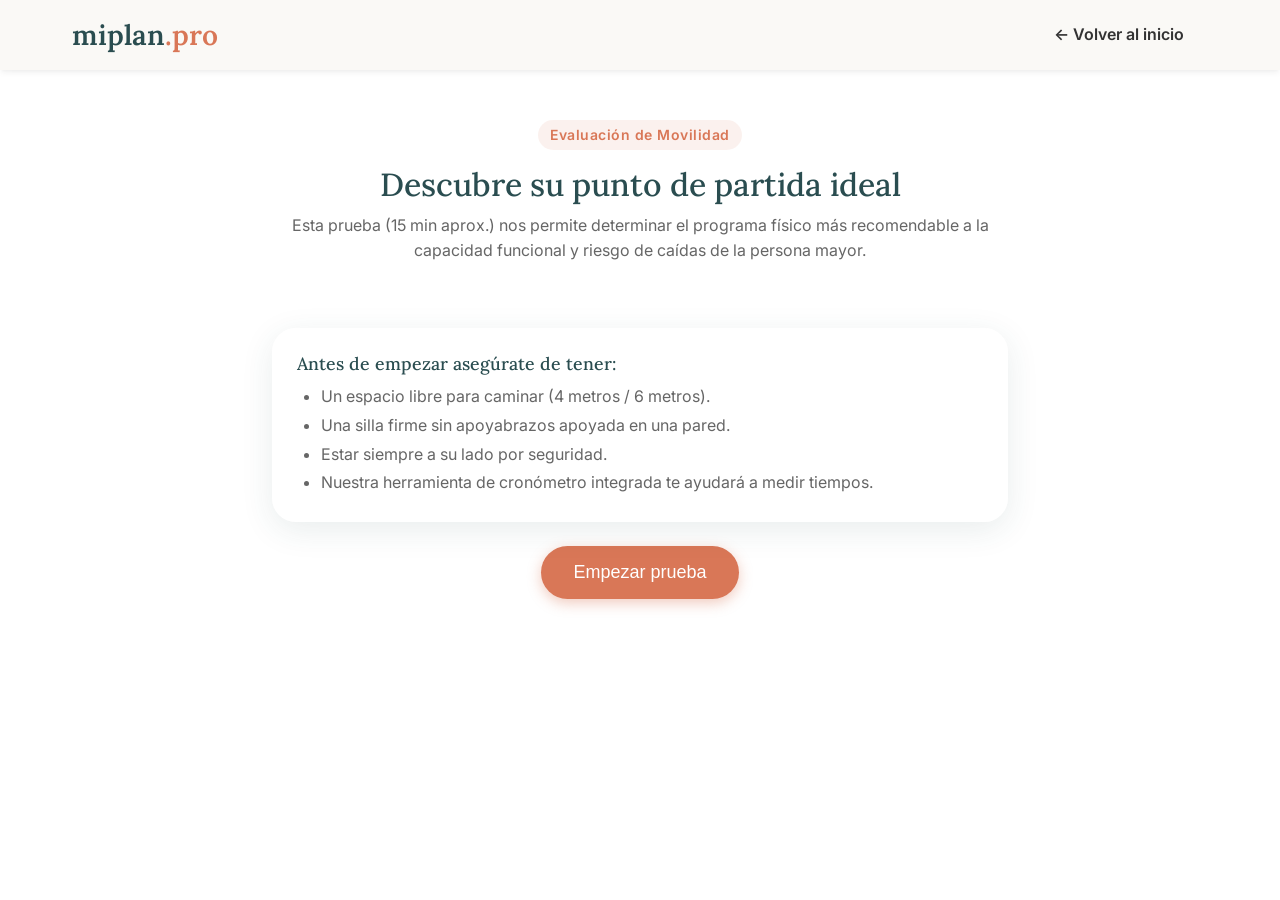
<file: sppb-test.html>
<!DOCTYPE html>
<html lang="es">
<head>
    <meta charset="UTF-8">
    <meta name="viewport" content="width=device-width, initial-scale=1.0">
    <title>Evaluación de Movilidad | miplan.pro</title>
    <meta name="description" content="Descubre el nivel de movilidad de tu familiar con nuestra evaluación interactiva basada en evidencia clínica.">
    <!-- Google Fonts -->
    <link rel="preconnect" href="https://fonts.googleapis.com">
    <link rel="preconnect" href="https://fonts.gstatic.com" crossorigin>
    <link href="https://fonts.googleapis.com/css2?family=Inter:wght@300;400;500;600&family=Lora:ital,wght@0,400;0,500;0,600;1,400&display=swap" rel="stylesheet">
    <link rel="stylesheet" href="css/style.css">
    <style>
        /* SPPB Layout Specific Styles */
        body { background-color: var(--bg-surface); }
        .wizard-container { max-width: 800px; margin: 0 auto; padding: 120px var(--space-md) var(--space-xl); min-height: 100vh; display: flex; flex-direction: column; }
        .progress-bar { width: 100%; height: 8px; background: var(--bg-base); border-radius: 4px; margin-bottom: var(--space-lg); overflow: hidden; }
        .progress-fill { height: 100%; background: var(--primary); width: 0%; transition: width var(--transition-base); }
        
        .step { display: none; animation: fadeIn 0.4s ease-out forwards; }
        .step.active { display: block; }
        @keyframes fadeIn { from { opacity: 0; transform: translateY(10px); } to { opacity: 1; transform: translateY(0); } }
        
        .step-header { text-align: center; margin-bottom: var(--space-lg); }
        .step-title { font-size: 2rem; color: var(--secondary); margin-bottom: var(--space-xs); }
        .step-subtitle { color: var(--text-muted); }
        
        .visual-guide { width: 100%; aspect-ratio: 16/9; background: var(--bg-base); border-radius: var(--radius-md); margin-bottom: var(--space-md); display: flex; align-items: center; justify-content: center; position: relative; overflow: hidden; border: 1px solid rgba(0,0,0,0.05); }
        .visual-guide img { width: 100%; height: 100%; object-fit: contain; padding: 1rem; }
        
        .options-grid { display: grid; gap: var(--space-sm); }
        .option-btn { background: white; border: 2px solid var(--bg-base); border-radius: var(--radius-md); padding: 1.25rem; text-align: left; cursor: pointer; transition: all var(--transition-fast); display: flex; align-items: center; justify-content: space-between; font-family: var(--font-body); font-size: 1rem; color: var(--text-main); }
        .option-btn:hover { border-color: var(--primary-light); background: var(--primary-light); }
        .option-btn.selected { border-color: var(--primary); background: rgba(217, 119, 87, 0.05); }
        
        .controls { display: flex; justify-content: space-between; margin-top: var(--space-lg); padding-top: var(--space-md); border-top: 1px solid var(--bg-base); }
        
        /* Timer Styles */
        .timer-container { text-align: center; margin: 1.5rem 0; padding: 1rem; background: rgba(217, 119, 87, 0.05); border: 2px solid var(--primary-light); border-radius: var(--radius-md); }
        .timer-display { font-size: 3rem; font-family: monospace; font-weight: bold; color: var(--primary); margin-bottom: 0.8rem; font-variant-numeric: tabular-nums; }
        .timer-controls button { margin: 0 0.25rem; min-width: 100px; }

        /* Result Screen */
        .result-card { text-align: center; padding: var(--space-md); }
        .level-badge { display: inline-block; padding: 0.5rem 1rem; border-radius: 20px; font-weight: bold; font-size: 1.1rem; margin-bottom: var(--space-sm); color: white;}
    </style>
</head>
<body>

    <header class="navbar" style="height: 70px; box-shadow: var(--shadow-sm);">
        <div class="container nav-container">
            <div class="logo">
                <a href="index.html">miplan<span>.pro</span></a>
            </div>
            <div class="nav-actions">
                <a href="index.html" class="btn btn-link">← Volver al inicio</a>
            </div>
        </div>
    </header>

    <main class="wizard-container">
        
        <div class="progress-bar" id="progressBar" style="display: none;">
            <div class="progress-fill" id="progressFill"></div>
        </div>

        <!-- Paso 0: Intro -->
        <div class="step active" id="step-0">
            <div class="step-header">
                <span class="badge">Evaluación de Movilidad</span>
                <h1 class="step-title">Descubre su punto de partida ideal</h1>
                <p class="step-subtitle">Esta prueba (15 min aprox.) nos permite determinar el programa físico más recomendable a la capacidad funcional y riesgo de caídas de la persona mayor.</p>
            </div>
            
            <div class="glass-card" style="padding: 1.5rem; margin-bottom: 1.5rem; text-align: left;">
                <h3 style="font-size: 1.1rem; margin-bottom: 0.5rem;">Antes de empezar asegúrate de tener:</h3>
                <ul style="color: var(--text-muted); margin-left: 1.5rem; line-height: 1.8;">
                    <li>Un espacio libre para caminar (4 metros / 6 metros).</li>
                    <li>Una silla firme sin apoyabrazos apoyada en una pared.</li>
                    <li>Estar siempre a su lado por seguridad.</li>
                    <li>Nuestra herramienta de cronómetro integrada te ayudará a medir tiempos.</li>
                </ul>
            </div>
            
            <div style="text-align: center;">
                <button class="btn btn-primary btn-large" onclick="SPPB.nextStep()">Empezar prueba</button>
            </div>
        </div>

        <!-- Paso 1: Equilibrio (Pies Juntos) -->
        <div class="step" id="step-1">
            <div class="step-header">
                <h2 class="step-title">1. Test de Equilibrio - Prueba 1</h2>
                <p class="step-subtitle"><strong>UN PIE AL LADO DEL OTRO</strong>: De pie colocando los pies juntos, uno al lado del otro. Mide el tiempo que es capaz de aguantar.</p>
            </div>
            
            <div class="timer-container">
                <div class="timer-display" id="timer-display-1">0.00 s</div>
                <div class="timer-controls">
                    <button class="btn btn-outline" id="btn-start-1" onclick="SPPB.startTimer(1)">Iniciar</button>
                    <button class="btn btn-primary" id="btn-stop-1" onclick="SPPB.stopTimer(1, 'options-eq1')" disabled>Parar</button>
                    <button class="btn btn-link" onclick="SPPB.resetTimer(1)">Reiniciar</button>
                </div>
            </div>

            <div class="options-grid" id="options-eq1">
                <button class="option-btn" data-score="1" data-cat="eq1" onclick="SPPB.selectOption(this)">Aguantó 10 segundos.</button>
                <button class="option-btn" data-score="0" data-cat="eq1" onclick="SPPB.selectOption(this)">Menos de 10 segundos.</button>
            </div>
            
            <div class="controls">
                <button class="btn btn-outline" onclick="SPPB.prevStep()">Anterior</button>
                <button class="btn btn-primary" onclick="SPPB.submitStep('eq1')">Siguiente</button>
            </div>
        </div>

        <!-- Paso 2: Equilibrio (Semi-tándem) -->
        <div class="step" id="step-2">
            <div class="step-header">
                <h2 class="step-title">1. Test de Equilibrio - Prueba 2</h2>
                <p class="step-subtitle"><strong>POSICIÓN SEMI-TÁNDEM</strong>: De pie, colocando el talón de un pie a la altura del dedo gordo del contrario. Mide el tiempo que es capaz de aguantar.</p>
            </div>
            
            <div class="timer-container">
                <div class="timer-display" id="timer-display-2">0.00 s</div>
                <div class="timer-controls">
                    <button class="btn btn-outline" id="btn-start-2" onclick="SPPB.startTimer(2)">Iniciar</button>
                    <button class="btn btn-primary" id="btn-stop-2" onclick="SPPB.stopTimer(2, 'options-eq2')" disabled>Parar</button>
                    <button class="btn btn-link" onclick="SPPB.resetTimer(2)">Reiniciar</button>
                </div>
            </div>

            <div class="options-grid" id="options-eq2">
                <button class="option-btn" data-score="1" data-cat="eq2" onclick="SPPB.selectOption(this)">Aguantó 10 segundos.</button>
                <button class="option-btn" data-score="0" data-cat="eq2" onclick="SPPB.selectOption(this)">Menos de 10 segundos.</button>
            </div>
            
            <div class="controls">
                <button class="btn btn-outline" onclick="SPPB.prevStep()">Anterior</button>
                <button class="btn btn-primary" onclick="SPPB.submitStep('eq2')">Siguiente</button>
            </div>
        </div>

        <!-- Paso 3: Equilibrio (Tándem) -->
        <div class="step" id="step-3">
            <div class="step-header">
                <h2 class="step-title">1. Test de Equilibrio - Prueba 3</h2>
                <p class="step-subtitle"><strong>POSICIÓN TÁNDEM</strong>: De pie, colocando el talón de un pie en contacto directo con la punta del otro. Mide cuánto aguanta.</p>
            </div>
            
            <div class="timer-container">
                <div class="timer-display" id="timer-display-3">0.00 s</div>
                <div class="timer-controls">
                    <button class="btn btn-outline" id="btn-start-3" onclick="SPPB.startTimer(3)">Iniciar</button>
                    <button class="btn btn-primary" id="btn-stop-3" onclick="SPPB.stopTimer(3, 'options-eq3')" disabled>Parar</button>
                    <button class="btn btn-link" onclick="SPPB.resetTimer(3)">Reiniciar</button>
                </div>
            </div>

            <div class="options-grid" id="options-eq3">
                <button class="option-btn" data-score="2" data-cat="eq3" onclick="SPPB.selectOption(this)">10 segundos o más.</button>
                <button class="option-btn" data-score="1" data-cat="eq3" onclick="SPPB.selectOption(this)">Entre 3 y 9 segundos.</button>
                <button class="option-btn" data-score="0" data-cat="eq3" onclick="SPPB.selectOption(this)">Menos de 3 segundos.</button>
            </div>
            
            <div class="controls">
                <button class="btn btn-outline" onclick="SPPB.prevStep()">Anterior</button>
                <button class="btn btn-primary" onclick="SPPB.submitStep('eq3')">Siguiente</button>
            </div>
        </div>

        <!-- Paso 4: Velocidad 4m -->
        <div class="step" id="step-4">
            <div class="step-header">
                <h2 class="step-title">2. Velocidad de Marcha en 4m</h2>
                <p class="step-subtitle">Pídele que camine 4 metros a paso normal. Selecciona su tiempo.</p>
            </div>
            
            <div class="timer-container">
                <div class="timer-display" id="timer-display-4">0.00 s</div>
                <div class="timer-controls">
                    <button class="btn btn-outline" id="btn-start-4" onclick="SPPB.startTimer(4)">Iniciar</button>
                    <button class="btn btn-primary" id="btn-stop-4" onclick="SPPB.stopTimer(4, 'options-gait4m', [4.82, 6.20, 8.70])" disabled>Parar</button>
                    <button class="btn btn-link" onclick="SPPB.resetTimer(4)">Reiniciar</button>
                </div>
            </div>

            <div class="options-grid" id="options-gait4m">
                <button class="option-btn" data-score="4" data-cat="gait4m" onclick="SPPB.selectOption(this)">Menos de 4.82 s</button>
                <button class="option-btn" data-score="3" data-cat="gait4m" onclick="SPPB.selectOption(this)">Entre 4.82 y 6.20 s</button>
                <button class="option-btn" data-score="2" data-cat="gait4m" onclick="SPPB.selectOption(this)">Entre 6.21 y 8.70 s</button>
                <button class="option-btn" data-score="1" data-cat="gait4m" onclick="SPPB.selectOption(this)">Más de 8.70 s</button>
                <button class="option-btn" data-score="0" data-cat="gait4m" onclick="SPPB.selectOption(this)">Incapaz de realizar la prueba</button>
            </div>
            
            <div class="controls">
                <button class="btn btn-outline" onclick="SPPB.prevStep()">Anterior</button>
                <button class="btn btn-primary" onclick="SPPB.submitStep('gait4m')">Siguiente</button>
            </div>
        </div>

        <!-- Paso 5: Levantarse Silla -->
        <div class="step" id="step-5">
            <div class="step-header">
                <h2 class="step-title">3. Levantarse de la Silla</h2>
                <p class="step-subtitle">Pídele que se levante 5 veces de la silla, lo más rápido posible, brazos cruzados. Comienza sentado y termina de pie. Mide el tiempo de las 5 veces.</p>
            </div>
            
            <div class="timer-container">
                <div class="timer-display" id="timer-display-5">0.00 s</div>
                <div class="timer-controls">
                    <button class="btn btn-outline" id="btn-start-5" onclick="SPPB.startTimer(5)">Iniciar</button>
                    <button class="btn btn-primary" id="btn-stop-5" onclick="SPPB.stopTimer(5, 'options-chair', [11.19, 13.69, 16.69, 59.00])" disabled>Parar</button>
                    <button class="btn btn-link" onclick="SPPB.resetTimer(5)">Reiniciar</button>
                </div>
            </div>

            <div class="options-grid" id="options-chair">
                <button class="option-btn" data-score="4" data-cat="chair" onclick="SPPB.selectOption(this)">Menos de 11.19 s</button>
                <button class="option-btn" data-score="3" data-cat="chair" onclick="SPPB.selectOption(this)">Entre 11.20 y 13.69 s</button>
                <button class="option-btn" data-score="2" data-cat="chair" onclick="SPPB.selectOption(this)">Entre 13.70 y 16.69 s</button>
                <button class="option-btn" data-score="1" data-cat="chair" onclick="SPPB.selectOption(this)">Entre 16.70 y 59.00 s</button>
                <button class="option-btn" data-score="0" data-cat="chair" onclick="SPPB.selectOption(this)">Más de 60 s o incapaz</button>
            </div>
            
            <div class="controls">
                <button class="btn btn-outline" onclick="SPPB.prevStep()">Anterior</button>
                <button class="btn btn-primary" onclick="SPPB.submitStep('chair')">Siguiente</button>
            </div>
        </div>

        <!-- Paso 6: Riesgo Caida 1 -->
        <div class="step" id="step-6">
            <div class="step-header">
                <h2 class="step-title">4. Caídas Recientes</h2>
                <p class="step-subtitle">Test Riesgo de Caídas (1/4).</p>
            </div>
            
            <div class="options-grid" id="options-fall1">
                <p style="text-align: center; margin-bottom: 1rem; font-size: 1.1rem;">Hazle la siguiente pregunta:<br><strong>¿Has tenido 2 o más caídas en el último año, ó 1 caída que ha precisado atención médica?</strong></p>
                <button class="option-btn" data-score="1" data-cat="fall1" onclick="SPPB.selectOption(this)">Sí, es afirmativo.</button>
                <button class="option-btn" data-score="0" data-cat="fall1" onclick="SPPB.selectOption(this)">No, es negativo.</button>
            </div>
            
            <div class="controls">
                <button class="btn btn-outline" onclick="SPPB.prevStep()">Anterior</button>
                <button class="btn btn-primary" onclick="SPPB.submitStep('fall1')">Siguiente</button>
            </div>
        </div>

        <!-- Paso 7: Riesgo Caida 2 (TUG) -->
        <div class="step" id="step-7">
            <div class="step-header">
                <h2 class="step-title">5. Timed Up and Go</h2>
                <p class="step-subtitle">Test Riesgo de Caídas (2/4). Pídele que se levante velozmente sin usar los brazos, camine 3m, se dé la vuelta y vuelva a sentarse.</p>
            </div>
            
            <div class="timer-container">
                <div class="timer-display" id="timer-display-7">0.00 s</div>
                <div class="timer-controls">
                    <button class="btn btn-outline" id="btn-start-7" onclick="SPPB.startTimer(7)">Iniciar</button>
                    <button class="btn btn-primary" id="btn-stop-7" onclick="SPPB.stopTimer(7, 'options-fall2', [20.00])" disabled>Parar</button>
                    <button class="btn btn-link" onclick="SPPB.resetTimer(7)">Reiniciar</button>
                </div>
            </div>

            <div class="options-grid" id="options-fall2">
                <p style="text-align: center; margin-bottom: 1rem; font-size: 1.1rem;"><strong>¿El tiempo es superior a 20 segundos?</strong></p>
                <button class="option-btn" data-score="1" data-cat="fall2" onclick="SPPB.selectOption(this)">Sí (> 20 seg)</button>
                <button class="option-btn" data-score="0" data-cat="fall2" onclick="SPPB.selectOption(this)">No (≤ 20 seg)</button>
            </div>
            
            <div class="controls">
                <button class="btn btn-outline" onclick="SPPB.prevStep()">Anterior</button>
                <button class="btn btn-primary" onclick="SPPB.submitStep('fall2')">Siguiente</button>
            </div>
        </div>

        <!-- Paso 8: Riesgo Caida 3 (Vel 6m) -->
        <div class="step" id="step-8">
            <div class="step-header">
                <h2 class="step-title">6. Marcha en 6 metros</h2>
                <p class="step-subtitle">Test Riesgo de Caídas (3/4). Pídele que camine 6 metros a paso normal.</p>
            </div>
            
            <div class="timer-container">
                <div class="timer-display" id="timer-display-8">0.00 s</div>
                <div class="timer-controls">
                    <button class="btn btn-outline" id="btn-start-8" onclick="SPPB.startTimer(8)">Iniciar</button>
                    <button class="btn btn-primary" id="btn-stop-8" onclick="SPPB.stopTimer(8, 'options-fall3', [7.50])" disabled>Parar</button>
                    <button class="btn btn-link" onclick="SPPB.resetTimer(8)">Reiniciar</button>
                </div>
            </div>

            <div class="options-grid" id="options-fall3">
                <p style="text-align: center; margin-bottom: 1rem; font-size: 1.1rem;"><strong>¿El tiempo es superior a 7,5 segundos?</strong></p>
                <button class="option-btn" data-score="1" data-cat="fall3" onclick="SPPB.selectOption(this)">Sí (> 7.5 seg)</button>
                <button class="option-btn" data-score="0" data-cat="fall3" onclick="SPPB.selectOption(this)">No (≤ 7.5 seg)</button>
            </div>
            
            <div class="controls">
                <button class="btn btn-outline" onclick="SPPB.prevStep()">Anterior</button>
                <button class="btn btn-primary" onclick="SPPB.submitStep('fall3')">Siguiente</button>
            </div>
        </div>

        <!-- Paso 9: Riesgo Caida 4 (Cognitivo) -->
        <div class="step" id="step-9">
            <div class="step-header">
                <h2 class="step-title">7. Deterioro Cognitivo</h2>
                <p class="step-subtitle">Test Riesgo de Caídas (4/4).</p>
            </div>
            
            <div class="options-grid" id="options-fall4">
                <p style="text-align: center; margin-bottom: 1rem; font-size: 1.1rem;"><strong>¿Ha sido diagnosticado el paciente de deterioro cognitivo?</strong></p>
                <button class="option-btn" data-score="1" data-cat="fall4" onclick="SPPB.selectOption(this)">Sí, es afirmativo.</button>
                <button class="option-btn" data-score="0" data-cat="fall4" onclick="SPPB.selectOption(this)">No, es negativo.</button>
            </div>
            
            <div class="controls">
                <button class="btn btn-outline" onclick="SPPB.prevStep()">Anterior</button>
                <button class="btn btn-primary" onclick="SPPB.submitStep('fall4')">Ver Resultados</button>
            </div>
        </div>

        <!-- Paso 10: Resultados -->
        <div class="step" id="step-10">

            <!-- Panel: No Apto (SPPB 0-3) -->
            <div id="noAptoPanel" class="result-card glass-card" style="display: none;">
                <h2 class="step-title" style="margin-bottom: 1rem;">Tu Resultado</h2>

                <p id="resultScore" style="font-size: 3.5rem; font-weight: 700; color: var(--text-main); margin: 0 0 0.25rem; line-height: 1; font-family: var(--font-body);">— / 12</p>
                <p style="font-size: 0.85rem; color: var(--text-muted); margin: 0 0 1.5rem;">puntos SPPB</p>

                <div style="background: #fff5f5; border: 2px solid #c62828; border-radius: var(--radius-md); padding: 2rem; max-width: 600px; margin: 0 auto 2rem; text-align: left;">
                    <h3 style="color: #c62828; margin-bottom: 1rem; text-align: center;">El programa no es adecuado en este momento</h3>
                    <p style="color: var(--text-main); line-height: 1.7; margin-bottom: 1rem;">
                        El puntaje de su familiar indica limitaciones de movilidad significativas que requieren atención médica especializada antes de iniciar un programa de ejercicio en casa.
                    </p>
                    <p style="color: var(--text-main); line-height: 1.7; margin-bottom: 1.5rem;">
                        <strong>Le recomendamos:</strong>
                    </p>
                    <ul style="color: var(--text-main); line-height: 1.8; margin-left: 1.5rem; margin-bottom: 1.5rem;">
                        <li>Consultar con un <strong>geriatra o fisioterapeuta</strong> para una evaluación profesional.</li>
                        <li>Seguir un programa de <strong>rehabilitación supervisada</strong> antes de ejercitarse en casa.</li>
                        <li>Volver a realizar esta evaluación cuando el profesional médico lo autorice.</li>
                    </ul>
                    <p style="color: var(--text-muted); font-size: 0.9rem; line-height: 1.6;">
                        Esto no es un diagnóstico — es una guía para proteger a su familiar. Con la atención adecuada, es posible mejorar la movilidad y volver a evaluar en el futuro.
                    </p>
                </div>

                <button class="btn btn-outline" onclick="SPPB.restart()" style="max-width: 400px; width: 100%;">Volver a hacer el test</button>
            </div>

            <!-- Panel: Resultado Normal (SPPB 4-12) -->
            <div id="resultPanel" class="result-card glass-card">
                <h2 class="step-title" style="margin-bottom: 1rem;">Tu Resultado</h2>

                <p id="resultScoreNormal" style="font-size: 3.5rem; font-weight: 700; color: var(--text-main); margin: 0 0 0.25rem; line-height: 1; font-family: var(--font-body);">— / 12</p>
                <p style="font-size: 0.85rem; color: var(--text-muted); margin: 0 0 1.5rem;">puntos SPPB</p>

                <h1 id="resultTipo" style="font-size: 2.25rem; font-weight: 700; color: var(--primary); margin: 0 0 0.75rem; line-height: 1.2;">—</h1>
                <div id="levelBadge" class="level-badge" style="font-size: 1.1rem; margin-top: 0.5rem; margin-bottom: 1.25rem;">Calculando...</div>

                <div id="riskWarning" style="color: #d32f2f; font-weight: bold; margin-bottom: 1rem; display: none;">⚠️ Se detectó Alto Riesgo de Caídas</div>

                <p id="resultDesc" style="color: var(--text-muted); margin-bottom: 2rem; max-width: 600px; margin-left: auto; margin-right: auto; line-height: 1.6;">
                    --
                </p>

                <div style="background: var(--bg-surface); padding: 1.5rem; border-radius: var(--radius-md); text-align: left; max-width: 600px; margin: 0 auto 2rem; border: 1px solid var(--primary-light);">
                    <h4 style="color: var(--primary); margin-bottom: 0.5rem;">Prescripción para el Coach:</h4>
                    <p id="resultPlan">miplan.pro adaptará los ejercicios diarios específicamente para este nivel.</p>
                </div>

                <p style="font-size: 0.9rem; color: var(--text-muted); margin-bottom: 0.75rem; max-width: 500px; margin-left: auto; margin-right: auto;">
                    Ya tienes el nivel de tu familiar. El siguiente paso es registrarte al programa beta
                    (gratuito) y en 24–48 horas te enviamos la rutina exacta para su nivel.
                </p>
                <a href="protocolo-emergencia.html" target="_blank" rel="noopener noreferrer" style="font-size: 0.85rem; color: #c62828; display: block; margin-bottom: 1.25rem;">⚠️ Lee el Protocolo de Seguridad antes de iniciar</a>
                <a href="registro-beta.html" class="btn btn-primary btn-large cta-btn" style="width: 100%; max-width: 400px; margin-bottom: 1rem;">Comenzar el programa con este nivel →</a>
                <br>
                <button class="btn btn-link" onclick="SPPB.restart()">Volver a hacer el test</button>
            </div>
        </div>

    </main>

    <script src="js/sppb.js"></script>
    <script src="js/modal.js"></script>
</body>
</html>
</file>
<file: css/style.css>
/* ==========================================================================
   Base CSS / Design System
   ========================================================================== */

:root {
    /* Color Palette */
    --bg-base: #FAF9F6; /* Cream / Warm White */
    --bg-surface: #FFFFFF;
    --primary: #D97757; /* Terracotta */
    --primary-hover: #c46445;
    --primary-light: rgba(217, 119, 87, 0.1);
    --secondary: #2A4D50; /* Dark Teal */
    --secondary-light: #3d686b;
    --accent: #D4AF37; /* Warm Gold/Yellow */
    --dark: #1A3032; /* Deep Charcoal/Teal */
    --text-main: #333333;
    --text-muted: #666666;
    --success: #1DA068;
    
    /* Typography */
    --font-heading: 'Lora', serif;
    --font-body: 'Inter', sans-serif;
    
    /* Spacings */
    --space-xs: 0.5rem;
    --space-sm: 1rem;
    --space-md: 2rem;
    --space-lg: 4rem;
    --space-xl: 6rem;
    
    /* Shadows & Effects */
    --shadow-sm: 0 4px 6px -1px rgba(0, 0, 0, 0.05), 0 2px 4px -1px rgba(0, 0, 0, 0.03);
    --shadow-md: 0 10px 15px -3px rgba(0, 0, 0, 0.08), 0 4px 6px -2px rgba(0, 0, 0, 0.04);
    --shadow-glass: 0 8px 32px 0 rgba(42, 77, 80, 0.1);
    --radius-md: 12px;
    --radius-lg: 24px;
    --radius-full: 9999px;
    
    /* Transitions */
    --transition-fast: 0.2s ease-in-out;
    --transition-base: 0.3s cubic-bezier(0.4, 0, 0.2, 1);
    --transition-slow: 0.5s cubic-bezier(0.4, 0, 0.2, 1);
}

/* ==========================================================================
   Reset & Typography Base
   ========================================================================== */

* {
    margin: 0;
    padding: 0;
    box-sizing: border-box;
}

html {
    scroll-behavior: smooth;
}

body {
    font-family: var(--font-body);
    font-size: 16px;
    line-height: 1.6;
    color: var(--text-main);
    background-color: var(--bg-base);
    overflow-x: hidden;
}

h1, h2, h3, h4, h5, h6 {
    font-family: var(--font-heading);
    color: var(--secondary);
    line-height: 1.2;
    margin-bottom: var(--space-sm);
    font-weight: 500;
}

a {
    color: inherit;
    text-decoration: none;
    transition: color var(--transition-base);
}

/* ==========================================================================
   Layout Helpers
   ========================================================================== */

.container {
    width: 100%;
    max-width: 1200px;
    margin: 0 auto;
    padding: 0 var(--space-md);
}

/* ==========================================================================
   Components (Buttons, Badges, Glass)
   ========================================================================== */

.btn {
    display: inline-flex;
    align-items: center;
    justify-content: center;
    padding: 0.75rem 1.5rem;
    border-radius: var(--radius-full);
    font-weight: 500;
    font-size: 1rem;
    cursor: pointer;
    transition: all var(--transition-base);
    border: none;
}

.btn-primary {
    background-color: var(--primary);
    color: white;
    box-shadow: 0 4px 14px 0 rgba(217, 119, 87, 0.39);
}

.btn-primary:hover {
    background-color: var(--primary-hover);
    transform: translateY(-2px);
    box-shadow: 0 6px 20px rgba(217, 119, 87, 0.45);
}

.btn-outline {
    background-color: transparent;
    color: var(--secondary);
    border: 1px solid var(--secondary);
}

.btn-outline:hover {
    background-color: var(--secondary);
    color: white;
}

.btn-large {
    padding: 1rem 2rem;
    font-size: 1.125rem;
}

.btn-link {
    background: transparent;
    color: var(--text-main);
    font-weight: 600;
}

.btn-link:hover {
    color: var(--primary);
    transform: translateY(-2px);
}

.btn-icon {
    margin-right: 0.5rem;
}

.badge {
    display: inline-block;
    padding: 0.25rem 0.75rem;
    background-color: var(--primary-light);
    color: var(--primary);
    border-radius: var(--radius-full);
    font-size: 0.875rem;
    font-weight: 600;
    margin-bottom: var(--space-sm);
    letter-spacing: 0.5px;
}

.glass-card {
    background: rgba(255, 255, 255, 0.7);
    backdrop-filter: blur(10px);
    -webkit-backdrop-filter: blur(10px);
    border: 1px solid rgba(255, 255, 255, 0.18);
    box-shadow: var(--shadow-glass);
    border-radius: var(--radius-lg);
}

/* ==========================================================================
   Navigation
   ========================================================================== */

.navbar {
    position: fixed;
    top: 0;
    left: 0;
    width: 100%;
    height: 80px;
    background-color: rgba(250, 249, 246, 0.9);
    backdrop-filter: blur(10px);
    z-index: 1000;
    transition: all var(--transition-fast);
}

.navbar.scrolled {
    box-shadow: var(--shadow-sm);
    height: 70px;
}

.nav-container {
    height: 100%;
    display: flex;
    align-items: center;
    justify-content: space-between;
}

.logo a {
    font-family: var(--font-heading);
    font-size: 1.75rem;
    font-weight: 600;
    color: var(--secondary);
}

.logo span {
    color: var(--primary);
}

.nav-links {
    display: flex;
    gap: var(--space-md);
}

.nav-links a {
    font-weight: 500;
    color: var(--text-muted);
}

.nav-links a:hover {
    color: var(--secondary);
}

.nav-actions {
    display: flex;
    gap: var(--space-sm);
}

/* ==========================================================================
   Hero Section
   ========================================================================== */

.hero {
    min-height: 100vh;
    padding-top: 100px; /* offset for navbar */
    display: flex;
    align-items: center;
    position: relative;
    overflow: hidden;
}

/* Background blob for organic feel */
.hero::before {
    content: '';
    position: absolute;
    top: -10%;
    right: -5%;
    width: 600px;
    height: 600px;
    background: radial-gradient(circle, var(--primary-light) 0%, rgba(250,249,246,0) 70%);
    border-radius: 50%;
    z-index: -1;
}

.hero-container {
    display: grid;
    grid-template-columns: 1fr 1fr;
    gap: var(--space-lg);
    align-items: center;
}

.hero-title {
    font-size: clamp(2.5rem, 5vw, 4rem);
    margin-bottom: var(--space-sm);
}

.hero-subtitle {
    font-size: 1.125rem;
    color: var(--text-muted);
    margin-bottom: var(--space-md);
    max-width: 90%;
}

.hero-buttons {
    display: flex;
    align-items: center;
    gap: var(--space-sm);
    flex-wrap: wrap;
    margin-bottom: var(--space-lg);
}

.hero-trust ul {
    list-style: none;
    display: flex;
    flex-direction: column;
    gap: 0.5rem;
    color: var(--text-muted);
    font-size: 0.9rem;
}

.hero-trust .check {
    color: var(--success);
    font-weight: bold;
    margin-right: 0.5rem;
}

.hero-visual {
    position: relative;
    width: 100%;
}

.visual-placeholder {
    position: relative;
    width: 100%;
    aspect-ratio: 4/5;
    overflow: hidden;
    padding: 0;
    border-radius: var(--radius-lg);
    background: transparent;
}

.hero-img {
    width: 100%;
    height: 100%;
    object-fit: cover;
    border-radius: var(--radius-md);
}

.play-button {
    position: absolute;
    top: 50%;
    left: 50%;
    transform: translate(-50%, -50%);
    width: 80px;
    height: 80px;
    background: rgba(255, 255, 255, 0.9);
    border-radius: 50%;
    display: flex;
    align-items: center;
    justify-content: center;
    cursor: pointer;
    box-shadow: var(--shadow-md);
    transition: transform var(--transition-base);
}

.play-button::after {
    content: '';
    width: 0;
    height: 0;
    border-style: solid;
    border-width: 12px 0 12px 20px;
    border-color: transparent transparent transparent var(--primary);
    margin-left: 6px;
}

.visual-placeholder:hover .play-button {
    transform: translate(-50%, -50%) scale(1.1);
}

.floating-badge {
    position: absolute;
    background: white;
    padding: 1rem;
    border-radius: var(--radius-lg);
    box-shadow: var(--shadow-glass);
    display: flex;
    align-items: center;
    gap: 0.5rem;
    font-weight: 600;
    font-size: 0.9rem;
    color: var(--secondary);
    animation: float 6s ease-in-out infinite;
}

.badge-1 {
    top: 10%;
    left: -5%;
}

.badge-2 {
    bottom: 20%;
    right: -10%;
    animation-delay: -3s;
}

@keyframes float {
    0% { transform: translateY(0px); }
    50% { transform: translateY(-15px); }
    100% { transform: translateY(0px); }
}

/* Base Animations for JS intersection observer */
[data-animate] {
    opacity: 0;
    transition: opacity 0.8s ease-out, transform 0.8s ease-out;
}

[data-animate="fade-up"] {
    transform: translateY(30px);
}

[data-animate="fade-left"] {
    transform: translateX(30px);
}

[data-animate].is-visible {
    opacity: 1;
    transform: translate(0);
}

/* ==========================================================================
   Media Queries
   ========================================================================== */

@media (max-width: 992px) {
    .nav-links {
        display: none; /* simple hidden for mobile, can add hamburger later if asked */
    }
    
    .hero-container {
        display: flex;
        flex-direction: column-reverse; /* Esto pone el visual (que está de segundo en HTML) arriba en móvil */
        text-align: center;
        gap: var(--space-md);
    }
    
    .visual-placeholder {
        width: calc(100% + 3rem); /* Compensar el padding del contenedor (1.5rem x 2) */
        margin-left: -1.5rem;
        border-radius: 0;
        aspect-ratio: auto;
        height: 50vh;
        min-height: 350px;
    }
    
    .hero-subtitle {
        margin: 0 auto var(--space-md);
    }
    
    .hero-buttons {
        justify-content: center;
    }
    
    .hero-trust ul {
        align-items: center;
    }
    
    .badge-1 { left: 5%; }
    .badge-2 { right: 5%; }
}

@media (max-width: 576px) {
    .nav-actions .btn-outline {
        display: none; /* Hide secondary button on very small screens */
    }
    
    .hero {
        padding-top: 120px;
    }
}

/* ==========================================================================
   Internal Sections & Utilities
   ========================================================================== */

.section {
    padding: var(--space-xl) 0;
}

.section-container {
    max-width: 1000px;
}

.bg-white { background-color: #ffffff; }
.bg-cream { background-color: var(--bg-base); }
.bg-light { background-color: rgba(240, 240, 240, 0.5); }
.bg-primary-gradient {
    background: linear-gradient(135deg, var(--secondary), var(--secondary-light));
}

.text-center { text-align: center; }
.text-white { color: white; }
.mt-1 { margin-top: var(--space-sm); }
.mt-2 { margin-top: var(--space-md); }
.mt-3 { margin-top: var(--space-lg); }
.mb-1 { margin-bottom: var(--space-sm); }
.mb-2 { margin-bottom: var(--space-md); }
.mx-auto { margin-left: auto; margin-right: auto; }
.max-w-lg { max-width: 800px; }
.max-w-md { max-width: 500px; }

.section-header { margin-bottom: var(--space-lg); }
.section-title { font-size: clamp(2rem, 4vw, 3rem); margin-bottom: var(--space-sm); }
.section-subtitle { font-size: 1.1rem; color: var(--text-muted); line-height: 1.7; }

/* Grid Layouts */
.grid-2 { display: grid; grid-template-columns: repeat(2, 1fr); gap: var(--space-md); }
.grid-3 { display: grid; grid-template-columns: repeat(3, 1fr); gap: var(--space-md); }
.align-center { align-items: center; }

@media (max-width: 768px) {
    .grid-2, .grid-3 { grid-template-columns: 1fr; }
}

/* Feature Cards (El Desafío) */
.feature-card {
    padding: var(--space-md);
    border-radius: var(--radius-lg);
    background: white;
    box-shadow: var(--shadow-sm);
    transition: transform var(--transition-base), box-shadow var(--transition-base);
    display: flex;
    flex-direction: column;
}
.feature-card:hover { transform: translateY(-5px); box-shadow: var(--shadow-md); }

.feature-card.with-image {
    padding: 0;
    overflow: hidden;
}
.feature-card.with-image .card-img {
    width: 100%;
    height: 240px;
    object-fit: cover;
    border-bottom: 1px solid rgba(0,0,0,0.05);
}
.feature-card.with-image .card-content {
    padding: var(--space-lg);
    flex-grow: 1;
}

.feature-icon {
    width: 60px; height: 60px; border-radius: var(--radius-md); 
    display: flex; align-items: center; justify-content: center;
    font-size: 1.5rem; margin-bottom: var(--space-sm);
}

/* Timeline (Cómo Funciona) */
.timeline { margin: var(--space-md) 0; position: relative; }
.timeline::before {
    content: ''; position: absolute; left: 24px; top: 0; bottom: 0; width: 2px;
    background: rgba(217, 119, 87, 0.2);
}
.timeline-item { display: flex; gap: var(--space-sm); margin-bottom: var(--space-md); position: relative; }
.timeline-dot {
    width: 50px; height: 50px; background: var(--primary); color: white;
    border-radius: 50%; display: flex; align-items: center; justify-content: center;
    font-weight: bold; font-family: var(--font-heading); flex-shrink: 0;
    box-shadow: 0 0 0 6px var(--bg-base); z-index: 1;
}
.timeline-text h4 { margin-top: 5px; margin-bottom: 5px; color: var(--primary); }
.timeline-text p { font-size: 0.95rem; color: var(--text-muted); }

/* Chat Mockup Placeholder */
.visual-stack { display: flex; justify-content: flex-end; }
.mockup-placeholder {
    width: 100%; max-width: 380px; background: white; border-radius: 30px;
    overflow: hidden; padding: 0; border: 8px solid rgba(255, 255, 255, 0.5);
}
.mockup-header {
    background: var(--bg-base); padding: 1rem; display: flex; align-items: center; gap: 8px;
    border-bottom: 1px solid rgba(0,0,0,0.05);
}
.dot { width: 12px; height: 12px; border-radius: 50%; }
.dot.red { background: #ff5f56; }
.dot.yellow { background: #ffbd2e; }
.dot.green { background: #27c93f; }
.mockup-title { font-size: 0.85rem; font-weight: 600; margin-left: auto; margin-right: auto; opacity: 0.6; }

.mockup-body {
    padding: 1.5rem 1rem; background: #e5ded8; min-height: 350px;
    display: flex; flex-direction: column; gap: 10px;
}
.chat-bubble {
    padding: 12px 16px; border-radius: 18px; font-size: 0.9rem; line-height: 1.4;
    max-width: 85%; animation: slideIn 0.5s ease backwards;
}
.chat-bubble.receive { background: white; align-self: flex-start; border-bottom-left-radius: 4px; color: #111; }
.chat-bubble.send { background: #dcf8c6; align-self: flex-end; border-bottom-right-radius: 4px; color: #111; animation-delay: 0.8s; }
.chat-bubble:nth-child(3) { animation-delay: 1.6s; }
.chat-bubble:nth-child(4) { animation-delay: 2.2s; }
.mt-xs { margin-top: 4px; }
.video-thumbnail-placeholder {
    background: var(--text-main); color: white; padding: 2rem 1rem; border-radius: 8px;
    display: flex; align-items: center; justify-content: center; cursor: pointer;
}

@keyframes slideIn { from { opacity: 0; transform: translateY(10px); } to { opacity: 1; transform: translateY(0); } }

/* Science / Evidence Cards */
.science-card { padding: var(--space-md); text-align: left; }
.hover-lift { transition: transform var(--transition-base), box-shadow var(--transition-base); }
.hover-lift:hover { transform: translateY(-8px); box-shadow: var(--shadow-md); }
.science-number {
    font-size: 2.5rem; font-family: var(--font-heading); color: var(--primary);
    font-weight: 600; margin-bottom: 0.5rem; line-height: 1;
}

/* Call to Action Section */
.cta-title { color: white; font-size: clamp(2rem, 4vw, 3rem); }
.cta-subtitle { color: rgba(255, 255, 255, 0.8); }
.cta-card {
    background: white; color: var(--text-main); padding: var(--space-lg) var(--space-md);
    border-radius: var(--radius-lg); position: relative; z-index: 2;
}
.price span {
    display: inline-block; padding: 4px 12px; background: var(--primary-light);
    color: var(--primary); font-weight: bold; border-radius: 20px; font-size: 0.9rem;
    margin: 1rem 0;
}
.pricing-features {
    list-style: none; text-align: left; margin: 0 auto var(--space-md); max-width: 300px;
}
.pricing-features li { margin-bottom: 0.5rem; color: var(--text-muted); }
.pricing-features .check { color: var(--success); font-weight: bold; margin-right: 8px; }
.cta-btn { width: 100%; max-width: 300px; }
.hover-white:hover { background: white; color: var(--secondary) !important; }

/* Footer */
.footer { padding: var(--space-md) 0; background: var(--secondary); color: white; }

/* ==========================================================================
   Hamburger / Mobile Menu
   ========================================================================== */

.hamburger {
    display: none;
    flex-direction: column;
    justify-content: center;
    align-items: center;
    gap: 5px;
    width: 40px;
    height: 40px;
    background: none;
    border: none;
    cursor: pointer;
    padding: 4px;
    z-index: 1100;
}

.hamburger span {
    display: block;
    width: 24px;
    height: 2px;
    background: var(--secondary);
    border-radius: 2px;
    transition: all var(--transition-base);
}

.hamburger.is-open span:nth-child(1) { transform: translateY(7px) rotate(45deg); }
.hamburger.is-open span:nth-child(2) { opacity: 0; }
.hamburger.is-open span:nth-child(3) { transform: translateY(-7px) rotate(-45deg); }

.mobile-menu {
    display: none;
    flex-direction: column;
    gap: 0;
    background: rgba(250, 249, 246, 0.98);
    backdrop-filter: blur(10px);
    padding: 1rem var(--space-md) 1.5rem;
    border-top: 1px solid rgba(0,0,0,0.06);
}

.mobile-menu a {
    padding: 0.85rem 0;
    border-bottom: 1px solid rgba(0,0,0,0.05);
    font-weight: 500;
    color: var(--text-main);
}

.mobile-menu a:last-child { border-bottom: none; }
.mobile-menu a:hover { color: var(--primary); }

.mobile-menu.is-open { display: flex; }

@media (max-width: 992px) {
    .hamburger { display: flex; }
    .nav-actions { display: none; }
}

/* ==========================================================================
   Testimonials
   ========================================================================== */

.testimonial-card {
    padding: var(--space-md);
    display: flex;
    flex-direction: column;
    gap: 1rem;
}

.testimonial-stars {
    color: var(--accent);
    font-size: 1.1rem;
    letter-spacing: 2px;
}

.testimonial-text {
    font-size: 0.95rem;
    color: var(--text-muted);
    line-height: 1.7;
    font-style: italic;
    flex-grow: 1;
}

.testimonial-author {
    display: flex;
    align-items: center;
    gap: 0.75rem;
    margin-top: auto;
}

.testimonial-avatar {
    width: 42px;
    height: 42px;
    border-radius: 50%;
    background: linear-gradient(135deg, var(--secondary), var(--secondary-light));
    color: white;
    display: flex;
    align-items: center;
    justify-content: center;
    font-weight: 600;
    font-size: 0.8rem;
    flex-shrink: 0;
}

.testimonial-author strong {
    display: block;
    font-size: 0.9rem;
    color: var(--secondary);
    font-family: var(--font-body);
}

.testimonial-author span {
    font-size: 0.8rem;
    color: var(--text-muted);
}

/* ==========================================================================
   FAQ / Accordion
   ========================================================================== */

.faq-list {
    max-width: 720px;
    margin: 0 auto;
    display: flex;
    flex-direction: column;
    gap: 0;
}

.faq-item {
    border-bottom: 1px solid rgba(0,0,0,0.08);
}

.faq-item:first-child {
    border-top: 1px solid rgba(0,0,0,0.08);
}

.faq-question {
    width: 100%;
    background: none;
    border: none;
    cursor: pointer;
    padding: 1.25rem 0;
    text-align: left;
    font-family: var(--font-body);
    font-size: 1rem;
    font-weight: 600;
    color: var(--secondary);
    display: flex;
    justify-content: space-between;
    align-items: center;
    gap: 1rem;
    transition: color var(--transition-fast);
}

.faq-question:hover { color: var(--primary); }

.faq-icon {
    font-size: 1.4rem;
    font-weight: 300;
    color: var(--primary);
    transition: transform var(--transition-base);
    flex-shrink: 0;
    line-height: 1;
}

.faq-item.is-open .faq-icon {
    transform: rotate(45deg);
}

.faq-answer {
    display: none;
    padding-bottom: 1.25rem;
}

.faq-answer p {
    color: var(--text-muted);
    font-size: 0.95rem;
    line-height: 1.7;
}

.faq-item.is-open .faq-answer {
    display: block;
}

/* ==========================================================================
   CTA: Garantía y elementos extra
   ========================================================================== */

.guarantee-badge {
    display: flex;
    align-items: flex-start;
    gap: 0.75rem;
    background: rgba(29, 160, 104, 0.08);
    border: 1px solid rgba(29, 160, 104, 0.2);
    border-radius: var(--radius-md);
    padding: 1rem;
    margin: 1.25rem 0;
    text-align: left;
}

.guarantee-icon {
    font-size: 1.5rem;
    flex-shrink: 0;
    line-height: 1;
}

.guarantee-badge strong {
    display: block;
    font-size: 0.9rem;
    color: var(--success);
    margin-bottom: 0.2rem;
    font-family: var(--font-body);
}

.guarantee-badge p {
    font-size: 0.82rem;
    color: var(--text-muted);
    margin: 0;
    line-height: 1.5;
}

.cta-secure {
    margin-top: 0.75rem;
    font-size: 0.8rem;
    color: var(--text-muted);
    letter-spacing: 0.3px;
}

/* ==========================================================================
   Two-product Pricing Grid
   ========================================================================== */

.pricing-grid {
    display: grid;
    grid-template-columns: 1fr 1fr;
    gap: var(--space-md);
    max-width: 860px;
    margin-left: auto;
    margin-right: auto;
    align-items: start;
}

@media (max-width: 768px) {
    .pricing-grid { grid-template-columns: 1fr; }
}

.pricing-card {
    background: white;
    color: var(--text-main);
    padding: var(--space-lg) var(--space-md);
    border-radius: var(--radius-lg);
    position: relative;
    z-index: 2;
    text-align: left;
}

.pricing-card--secondary {
    background: rgba(255,255,255,0.1);
    color: white;
    border: 1px solid rgba(255,255,255,0.25);
}

.pricing-card--secondary h3,
.pricing-card--secondary .pricing-desc {
    color: white;
}

.pricing-card--secondary .pricing-features li {
    color: rgba(255,255,255,0.85);
}

.pricing-card--secondary .pricing-features strong {
    color: white;
}

.pricing-desc {
    font-size: 0.9rem;
    color: var(--text-muted);
    margin-top: -0.4rem;
    margin-bottom: 0.25rem;
    font-weight: 500;
}

.pricing-badge {
    display: inline-block;
    padding: 0.2rem 0.7rem;
    background: var(--primary-light);
    color: var(--primary);
    border-radius: var(--radius-full);
    font-size: 0.78rem;
    font-weight: 600;
    margin-bottom: 0.75rem;
    letter-spacing: 0.4px;
}

.pricing-badge--secondary {
    background: rgba(255,255,255,0.15);
    color: white;
}

.price--secondary {
    background: rgba(255,255,255,0.15) !important;
    color: white !important;
}

.guarantee-badge--light {
    background: rgba(255,255,255,0.1);
    border-color: rgba(255,255,255,0.2);
}

.guarantee-badge--light strong { color: rgba(255,255,255,0.9); }
.guarantee-badge--light p { color: rgba(255,255,255,0.65); }

.btn-outline-white {
    display: inline-flex;
    align-items: center;
    justify-content: center;
    padding: 1rem 2rem;
    font-size: 1.125rem;
    border-radius: var(--radius-full);
    font-weight: 500;
    cursor: pointer;
    transition: all var(--transition-base);
    background: transparent;
    color: white;
    border: 2px solid rgba(255,255,255,0.7);

    width: 100%;
    max-width: 300px;
}

.btn-outline-white:hover {
    background: white;
    color: var(--secondary);
    border-color: white;
}

/* ==========================================================================
   Modal Component
   ========================================================================== */

.modal-overlay {
    position: fixed;
    top: 0;
    left: 0;
    width: 100%;
    height: 100%;
    background: rgba(0, 0, 0, 0.7);
    backdrop-filter: blur(5px);
    display: none;
    align-items: center;
    justify-content: center;
    z-index: 2000;
    opacity: 0;
    transition: opacity var(--transition-base);
}

.modal-overlay.active {
    display: flex;
    opacity: 1;
}

.modal-container {
    width: 90%;
    max-width: 800px;
    height: 90vh;
    background: var(--bg-surface);
    border-radius: var(--radius-lg);
    box-shadow: var(--shadow-md);
    display: flex;
    flex-direction: column;
    overflow: hidden;
    position: relative;
    animation: modalSlideUp 0.3s ease-out;
}

@keyframes modalSlideUp {
    from { transform: translateY(20px); opacity: 0; }
    to { transform: translateY(0); opacity: 1; }
}

.modal-header {
    padding: 1rem 1.5rem;
    border-bottom: 1px solid rgba(0,0,0,0.1);
    display: flex;
    justify-content: space-between;
    align-items: center;
    background: var(--bg-base);
}

.modal-header h3 {
    margin-bottom: 0;
    font-size: 1.25rem;
}

.modal-close {
    background: none;
    border: none;
    font-size: 1.5rem;
    cursor: pointer;
    color: var(--text-muted);
    line-height: 1;
    padding: 0.5rem;
}

.modal-body {
    flex-grow: 1;
    overflow-y: auto;
    padding: 1.5rem;
    -webkit-overflow-scrolling: touch;
}

.modal-loader {
    display: flex;
    flex-direction: column;
    align-items: center;
    justify-content: center;
    height: 100%;
    color: var(--text-muted);
}

.modal-loader .spinner {
    width: 40px;
    height: 40px;
    border: 4px solid var(--primary-light);
    border-top: 4px solid var(--primary);
    border-radius: 50%;
    animation: spin 1s linear infinite;
    margin-bottom: 1rem;
}

@keyframes spin {
    0% { transform: rotate(0deg); }
    100% { transform: rotate(360deg); }
}

/* Custom styles for protocol content inside modal */
.modal-body .protocol-header {
    text-align: center;
    margin-bottom: 2rem;
}

.modal-body .protocol-header h1 {
    font-size: 1.75rem;
}

@media (max-width: 576px) {
    .modal-container {
        width: 100%;
        height: 100%;
        border-radius: 0;
    }
}
</file>
<file: css/formato-impresion.css>
/* ==========================================================================
   Estilos para Impresión — miplan.pro
   Optimizado para Manuales Fisicos y Bitácoras
   ========================================================================== */

@media print {
    /* Ocultar elementos web innecesarios */
    .navbar, .footer, .btn, .hamburger, .mobile-menu, .nav-actions {
        display: none !important;
    }

    /* Reset de márgenes y fuentes */
    body {
        background: white !important;
        color: black !important;
        font-family: 'Inter', sans-serif;
        font-size: 12pt;
        line-height: 1.5;
        margin: 0;
        padding: 0;
    }

    h1, h2, h3, h4 {
        color: #2A4D50 !important; /* Mantener el color corporativo para impresión */
        font-family: 'Lora', serif;
        page-break-after: avoid;
    }

    .container {
        width: 100% !important;
        max-width: none !important;
        margin: 0 !important;
        padding: 0 !important;
    }

    /* Tablas de bitácora */
    table {
        width: 100%;
        border-collapse: collapse;
        margin-top: 20px;
    }

    th, td {
        border: 1px solid #ddd;
        padding: 12px;
        text-align: center;
    }

    th {
        background-color: #f8f8f8 !important;
        -webkit-print-color-adjust: exact;
    }

    /* Evitar que bloques se corten a la mitad en móviles */
    .pricing-card, .feature-card, .science-card {
        page-break-inside: avoid;
        break-inside: avoid;
        border: 1px solid #eee !important;
        box-shadow: none !important;
    }

    /* Forzar saltos de página */
    .page-break {
        page-break-before: always;
    }

    /* Iconos y Checklist */
    .check {
        color: #1DA068 !important;
        -webkit-print-color-adjust: exact;
    }

    /* Tamaño de letra grande para Campeona */
    .manual-campeona {
        font-size: 14pt;
    }

    /* Estilo de la bitácora física */
    .tracking-log td {
        height: 60px; /* Espacio para escribir */
    }
}
</file>
<file: css/registro-beta.css>
/* ==========================================================================
   Registro Beta — miplan.pro
   Extends css/style.css variables
   ========================================================================== */

/* Layout */
.registro-page {
    min-height: 100vh;
    background: var(--bg-base);
    display: flex;
    flex-direction: column;
}

.registro-header {
    background: var(--bg-surface);
    border-bottom: 1px solid rgba(42, 77, 80, 0.1);
    padding: 1rem 0;
    position: sticky;
    top: 0;
    z-index: 100;
}

.registro-header .logo a {
    font-family: var(--font-heading);
    font-size: 1.4rem;
    font-weight: 600;
    color: var(--secondary);
}

.registro-header .logo span {
    color: var(--primary);
}

/* ---- Progress Bar ---- */
.progress-bar-wrap {
    background: var(--bg-surface);
    padding: 1rem 0 0;
    border-bottom: 1px solid rgba(42, 77, 80, 0.08);
}

.progress-steps {
    display: flex;
    align-items: center;
    justify-content: center;
    gap: 0;
    max-width: 540px;
    margin: 0 auto;
    padding: 0 1.5rem 1rem;
}

.progress-step {
    display: flex;
    flex-direction: column;
    align-items: center;
    gap: 0.35rem;
    flex: 1;
    position: relative;
}

.progress-step:not(:last-child)::after {
    content: '';
    position: absolute;
    top: 16px;
    left: 50%;
    width: 100%;
    height: 2px;
    background: var(--border, #e5e7eb);
    z-index: 0;
    transition: background var(--transition-base);
}

.progress-step.completed:not(:last-child)::after {
    background: var(--primary);
}

.step-dot {
    width: 32px;
    height: 32px;
    border-radius: 50%;
    border: 2px solid #e5e7eb;
    background: var(--bg-surface);
    display: flex;
    align-items: center;
    justify-content: center;
    font-size: 0.8rem;
    font-weight: 600;
    color: #aaa;
    position: relative;
    z-index: 1;
    transition: all var(--transition-base);
}

.progress-step.active .step-dot {
    border-color: var(--primary);
    background: var(--primary);
    color: white;
}

.progress-step.completed .step-dot {
    border-color: var(--primary);
    background: var(--primary);
    color: white;
}

.progress-step.completed .step-dot::after {
    content: '✓';
    font-size: 0.75rem;
}

.progress-step.completed .step-dot span {
    display: none;
}

.step-label {
    font-size: 0.7rem;
    color: #aaa;
    text-align: center;
    font-family: var(--font-body);
    font-weight: 500;
    white-space: nowrap;
}

.progress-step.active .step-label {
    color: var(--primary);
    font-weight: 600;
}

.progress-step.completed .step-label {
    color: var(--secondary);
}

/* ---- Main Container ---- */
.registro-main {
    flex: 1;
    display: flex;
    flex-direction: column;
    align-items: center;
    padding: 2.5rem 1.5rem 4rem;
}

.form-card {
    background: var(--bg-surface);
    border-radius: var(--radius-lg);
    box-shadow: var(--shadow-md);
    padding: 2.5rem;
    width: 100%;
    max-width: 580px;
    animation: fadeUp 0.35s ease both;
}

@keyframes fadeUp {
    from { opacity: 0; transform: translateY(16px); }
    to   { opacity: 1; transform: translateY(0); }
}

/* ---- Step Panels ---- */
.step-panel {
    display: none;
}

.step-panel.active {
    display: block;
    animation: fadeUp 0.3s ease both;
}

/* ---- Intro Panel ---- */
.intro-icon {
    font-size: 2.5rem;
    margin-bottom: 1rem;
}

.intro-badge {
    display: inline-block;
    background: rgba(217, 119, 87, 0.1);
    color: var(--primary);
    font-size: 0.78rem;
    font-weight: 600;
    letter-spacing: 0.05em;
    text-transform: uppercase;
    padding: 0.3rem 0.8rem;
    border-radius: var(--radius-full);
    margin-bottom: 1rem;
}

.intro-title {
    font-family: var(--font-heading);
    font-size: 1.8rem;
    color: var(--secondary);
    margin-bottom: 0.75rem;
    line-height: 1.2;
}

.intro-subtitle {
    color: var(--text-muted);
    line-height: 1.65;
    margin-bottom: 1.5rem;
}

.intro-commitment {
    background: rgba(42, 77, 80, 0.05);
    border-left: 3px solid var(--secondary);
    border-radius: 0 var(--radius-md) var(--radius-md) 0;
    padding: 1rem 1.25rem;
    margin-bottom: 1.75rem;
}

.intro-commitment p {
    font-size: 0.9rem;
    color: var(--secondary);
    margin: 0;
    line-height: 1.6;
}

.intro-commitment strong {
    display: block;
    margin-bottom: 0.4rem;
    font-size: 0.85rem;
    text-transform: uppercase;
    letter-spacing: 0.03em;
}

/* ---- Form Fields ---- */
.step-title {
    font-family: var(--font-heading);
    font-size: 1.4rem;
    color: var(--secondary);
    margin-bottom: 0.4rem;
}

.step-subtitle {
    color: var(--text-muted);
    font-size: 0.9rem;
    margin-bottom: 1.75rem;
    line-height: 1.5;
}

.form-group {
    margin-bottom: 1.25rem;
}

.form-group label {
    display: block;
    font-size: 0.88rem;
    font-weight: 600;
    color: var(--secondary);
    margin-bottom: 0.4rem;
}

.form-group .label-hint {
    font-weight: 400;
    color: var(--text-muted);
    font-size: 0.8rem;
    margin-left: 0.3rem;
}

.form-group input,
.form-group select,
.form-group textarea {
    width: 100%;
    padding: 0.7rem 1rem;
    border: 1.5px solid #e0e0e0;
    border-radius: var(--radius-md);
    font-family: var(--font-body);
    font-size: 0.95rem;
    color: var(--text-main);
    background: var(--bg-base);
    transition: border-color var(--transition-fast), box-shadow var(--transition-fast);
    outline: none;
}

.form-group input:focus,
.form-group select:focus,
.form-group textarea:focus {
    border-color: var(--primary);
    box-shadow: 0 0 0 3px rgba(217, 119, 87, 0.15);
}

.form-group input.error,
.form-group select.error {
    border-color: #e53e3e;
    box-shadow: 0 0 0 3px rgba(229, 62, 62, 0.1);
}

.error-msg {
    font-size: 0.78rem;
    color: #e53e3e;
    margin-top: 0.3rem;
    display: none;
}

.error-msg.visible {
    display: block;
}

.form-divider {
    display: flex;
    align-items: center;
    gap: 1rem;
    margin: 1.5rem 0;
    color: var(--text-muted);
    font-size: 0.8rem;
}

.form-divider::before,
.form-divider::after {
    content: '';
    flex: 1;
    height: 1px;
    background: #e5e7eb;
}

.form-divider span {
    color: var(--secondary);
    font-weight: 600;
    font-size: 0.78rem;
    text-transform: uppercase;
    letter-spacing: 0.05em;
}

/* ---- Section Titles (within questionnaire) ---- */
.q-section-title {
    font-family: var(--font-heading);
    font-size: 1rem;
    color: var(--secondary);
    margin: 1.5rem 0 0.35rem;
    padding-bottom: 0.35rem;
    border-bottom: 1.5px solid rgba(42, 77, 80, 0.12);
}

.q-section-desc {
    font-size: 0.82rem;
    color: var(--text-muted);
    margin-bottom: 1rem;
    line-height: 1.5;
}

/* ---- Yes/No Radio Buttons ---- */
.radio-group {
    display: flex;
    gap: 0.75rem;
    margin-bottom: 1rem;
}

.radio-option {
    flex: 1;
    cursor: pointer;
}

.radio-option input[type="radio"] {
    display: none;
}

.radio-option .radio-label {
    display: flex;
    align-items: center;
    justify-content: center;
    gap: 0.4rem;
    padding: 0.6rem 1rem;
    border: 1.5px solid #e0e0e0;
    border-radius: var(--radius-md);
    font-size: 0.9rem;
    font-weight: 500;
    color: var(--text-muted);
    background: var(--bg-base);
    transition: all var(--transition-fast);
    text-align: center;
}

.radio-option input[type="radio"]:checked + .radio-label {
    border-color: var(--primary);
    background: rgba(217, 119, 87, 0.08);
    color: var(--primary);
}

.radio-option.no-option input[type="radio"]:checked + .radio-label {
    border-color: var(--secondary);
    background: rgba(42, 77, 80, 0.07);
    color: var(--secondary);
}

/* ---- Question Items ---- */
.q-item {
    padding: 0.85rem 0;
    border-bottom: 1px solid rgba(0,0,0,0.05);
}

.q-item:last-child {
    border-bottom: none;
}

.q-item-label {
    font-size: 0.9rem;
    color: var(--text-main);
    margin-bottom: 0.6rem;
    line-height: 1.45;
}

/* ---- Checkboxes ---- */
.checkbox-group {
    display: flex;
    flex-direction: column;
    gap: 0.6rem;
    margin-top: 0.25rem;
}

.checkbox-item {
    display: flex;
    align-items: center;
    gap: 0.65rem;
    cursor: pointer;
}

.checkbox-item input[type="checkbox"] {
    width: 18px;
    height: 18px;
    border: 2px solid #ccc;
    border-radius: 4px;
    cursor: pointer;
    accent-color: var(--primary);
    flex-shrink: 0;
}

.checkbox-item span {
    font-size: 0.88rem;
    color: var(--text-main);
    line-height: 1.4;
}

/* ---- Availability Section (C) ---- */
.avail-item {
    display: flex;
    align-items: flex-start;
    gap: 1rem;
    padding: 0.85rem 0;
    border-bottom: 1px solid rgba(0,0,0,0.05);
}

.avail-item:last-child {
    border-bottom: none;
}

.avail-question {
    flex: 1;
    font-size: 0.9rem;
    color: var(--text-main);
    line-height: 1.45;
    padding-top: 0.2rem;
}

.avail-toggle {
    display: flex;
    border: 1.5px solid #e0e0e0;
    border-radius: 8px;
    overflow: hidden;
    flex-shrink: 0;
}

.avail-toggle label {
    padding: 0.4rem 0.85rem;
    font-size: 0.82rem;
    font-weight: 600;
    cursor: pointer;
    color: var(--text-muted);
    transition: all var(--transition-fast);
}

.avail-toggle input[type="radio"] {
    display: none;
}

.avail-toggle input[type="radio"]:checked + label {
    background: var(--secondary);
    color: white;
}

.avail-toggle label:first-of-type {
    border-right: 1px solid #e0e0e0;
}

/* ---- Legal Section ---- */
.legal-box {
    background: var(--bg-base);
    border: 1px solid rgba(42, 77, 80, 0.15);
    border-radius: var(--radius-md);
    padding: 1.25rem 1.5rem;
    max-height: 220px;
    overflow-y: auto;
    font-size: 0.82rem;
    color: var(--text-muted);
    line-height: 1.65;
    margin-bottom: 1.25rem;
}

.legal-box h5 {
    font-family: var(--font-heading);
    font-size: 0.9rem;
    color: var(--secondary);
    margin-bottom: 0.5rem;
    margin-top: 0.75rem;
}

.legal-box h5:first-child {
    margin-top: 0;
}

.legal-accept {
    display: flex;
    align-items: flex-start;
    gap: 0.75rem;
    padding: 1rem 1.25rem;
    background: rgba(42, 77, 80, 0.05);
    border-radius: var(--radius-md);
    cursor: pointer;
    margin-bottom: 1.25rem;
    border: 1.5px solid transparent;
    transition: border-color var(--transition-fast);
}

.legal-accept:hover {
    border-color: var(--secondary);
}

.legal-accept input[type="checkbox"] {
    width: 20px;
    height: 20px;
    flex-shrink: 0;
    margin-top: 2px;
    accent-color: var(--secondary);
    cursor: pointer;
}

.legal-accept span {
    font-size: 0.88rem;
    color: var(--secondary);
    line-height: 1.5;
    font-weight: 500;
}

.legal-accept span strong {
    display: block;
    font-size: 0.9rem;
    margin-bottom: 0.15rem;
}

/* ---- Route Screens ---- */
.route-screen {
    text-align: center;
    padding: 1rem 0;
}

.route-icon {
    font-size: 3rem;
    margin-bottom: 1rem;
    display: block;
}

.route-screen h3 {
    font-family: var(--font-heading);
    font-size: 1.5rem;
    color: var(--secondary);
    margin-bottom: 0.75rem;
}

.route-screen p {
    color: var(--text-muted);
    line-height: 1.65;
    margin-bottom: 1rem;
    font-size: 0.95rem;
}

.route-red .route-icon { color: #e05c5c; }
.route-red h3 { color: #c0392b; }

.route-yellow {
    background: rgba(212, 175, 55, 0.08);
    border: 1.5px solid rgba(212, 175, 55, 0.3);
    border-radius: var(--radius-md);
    padding: 1.25rem 1.5rem;
    margin-bottom: 1.25rem;
    text-align: left;
}

.route-yellow p {
    font-size: 0.88rem;
    color: #856404;
    margin: 0;
    line-height: 1.6;
}

.route-yellow strong {
    display: block;
    color: #704d00;
    margin-bottom: 0.3rem;
    font-size: 0.88rem;
}

/* ---- Confirmation Screen ---- */
.confirm-screen {
    text-align: center;
    padding: 1.5rem 0 0.5rem;
}

.confirm-icon {
    font-size: 3.5rem;
    margin-bottom: 1rem;
    display: block;
}

.confirm-screen h2 {
    font-family: var(--font-heading);
    font-size: 1.7rem;
    color: var(--secondary);
    margin-bottom: 0.75rem;
}

.confirm-screen .confirm-subtitle {
    color: var(--text-muted);
    line-height: 1.65;
    margin-bottom: 2rem;
    font-size: 0.95rem;
}

.confirm-steps {
    background: rgba(42, 77, 80, 0.04);
    border-radius: var(--radius-md);
    padding: 1.25rem 1.5rem;
    text-align: left;
    margin-bottom: 2rem;
}

.confirm-steps p {
    font-size: 0.82rem;
    color: var(--secondary);
    font-weight: 700;
    text-transform: uppercase;
    letter-spacing: 0.05em;
    margin-bottom: 0.75rem;
}

.confirm-steps ol {
    padding-left: 1.25rem;
    display: flex;
    flex-direction: column;
    gap: 0.5rem;
}

.confirm-steps ol li {
    font-size: 0.9rem;
    color: var(--text-main);
    line-height: 1.45;
}

/* ---- Buttons ---- */
.btn-next,
.btn-submit,
.btn-start {
    width: 100%;
    padding: 0.9rem 1.5rem;
    background: var(--primary);
    color: white;
    border: none;
    border-radius: var(--radius-md);
    font-family: var(--font-body);
    font-size: 1rem;
    font-weight: 600;
    cursor: pointer;
    transition: background var(--transition-fast), transform var(--transition-fast);
    margin-top: 0.5rem;
}

.btn-next:hover,
.btn-submit:hover,
.btn-start:hover {
    background: var(--primary-hover);
    transform: translateY(-1px);
}

.btn-next:disabled,
.btn-submit:disabled {
    background: #ccc;
    cursor: not-allowed;
    transform: none;
}

.btn-secondary-action {
    display: inline-flex;
    align-items: center;
    justify-content: center;
    gap: 0.5rem;
    width: 100%;
    padding: 0.8rem 1.5rem;
    background: transparent;
    color: var(--secondary);
    border: 1.5px solid var(--secondary);
    border-radius: var(--radius-md);
    font-family: var(--font-body);
    font-size: 0.95rem;
    font-weight: 600;
    cursor: pointer;
    transition: all var(--transition-fast);
    text-decoration: none;
    margin-top: 0.75rem;
}

.btn-secondary-action:hover {
    background: var(--secondary);
    color: white;
}

.btn-whatsapp {
    display: inline-flex;
    align-items: center;
    justify-content: center;
    gap: 0.6rem;
    padding: 0.85rem 2rem;
    background: #25D366;
    color: white;
    border: none;
    border-radius: var(--radius-md);
    font-family: var(--font-body);
    font-size: 0.95rem;
    font-weight: 600;
    cursor: pointer;
    text-decoration: none;
    transition: background var(--transition-fast);
    margin-top: 0.5rem;
}

.btn-whatsapp:hover {
    background: #1ebe5d;
}

.btn-back {
    background: none;
    border: none;
    color: var(--text-muted);
    font-size: 0.85rem;
    cursor: pointer;
    padding: 0.5rem 0;
    display: flex;
    align-items: center;
    gap: 0.35rem;
    margin-bottom: 1rem;
    font-family: var(--font-body);
    transition: color var(--transition-fast);
}

.btn-back:hover {
    color: var(--secondary);
}

/* ---- Carta médica panel ---- */
.carta-panel {
    margin-top: 1.25rem;
    border: 1.5px solid rgba(212, 175, 55, 0.4);
    border-radius: var(--radius-md);
    overflow: hidden;
}

.carta-panel summary {
    padding: 0.85rem 1.25rem;
    background: rgba(212, 175, 55, 0.08);
    cursor: pointer;
    font-size: 0.88rem;
    font-weight: 600;
    color: var(--secondary);
    list-style: none;
    display: flex;
    align-items: center;
    gap: 0.5rem;
}

.carta-panel summary::-webkit-details-marker { display: none; }

.carta-panel[open] summary {
    border-bottom: 1px solid rgba(212, 175, 55, 0.25);
}

.carta-content {
    padding: 1.25rem;
    font-size: 0.82rem;
    color: var(--text-muted);
    line-height: 1.7;
}

.carta-content h4 {
    font-family: var(--font-heading);
    font-size: 0.95rem;
    color: var(--secondary);
    margin-bottom: 0.5rem;
    margin-top: 0.75rem;
}

.carta-content h4:first-child { margin-top: 0; }

.btn-print-carta {
    display: inline-flex;
    align-items: center;
    gap: 0.4rem;
    margin-top: 0.75rem;
    padding: 0.5rem 1rem;
    background: var(--secondary);
    color: white;
    border: none;
    border-radius: 8px;
    font-size: 0.82rem;
    font-weight: 600;
    cursor: pointer;
    font-family: var(--font-body);
    transition: background var(--transition-fast);
}

.btn-print-carta:hover {
    background: var(--secondary-light);
}

/* ---- Formspree hidden inputs note ---- */
.form-note {
    font-size: 0.75rem;
    color: var(--text-muted);
    text-align: center;
    margin-top: 0.75rem;
    line-height: 1.5;
}

/* ---- Footer ---- */
.registro-footer {
    text-align: center;
    padding: 1.5rem;
    font-size: 0.78rem;
    color: var(--text-muted);
    border-top: 1px solid rgba(42, 77, 80, 0.08);
}

.registro-footer a {
    color: var(--primary);
    text-decoration: underline;
}

/* ---- Responsive ---- */
@media (max-width: 640px) {
    .form-card {
        padding: 1.75rem 1.25rem;
        border-radius: var(--radius-md);
        box-shadow: var(--shadow-sm);
    }

    .registro-main {
        padding: 1.5rem 0.75rem 3rem;
    }

    .intro-title {
        font-size: 1.5rem;
    }

    .step-label {
        display: none;
    }

    .avail-item {
        flex-direction: column;
        gap: 0.5rem;
    }

    .avail-toggle {
        align-self: flex-start;
    }

    .progress-steps {
        padding: 0 1rem 1rem;
    }
}
</file>
